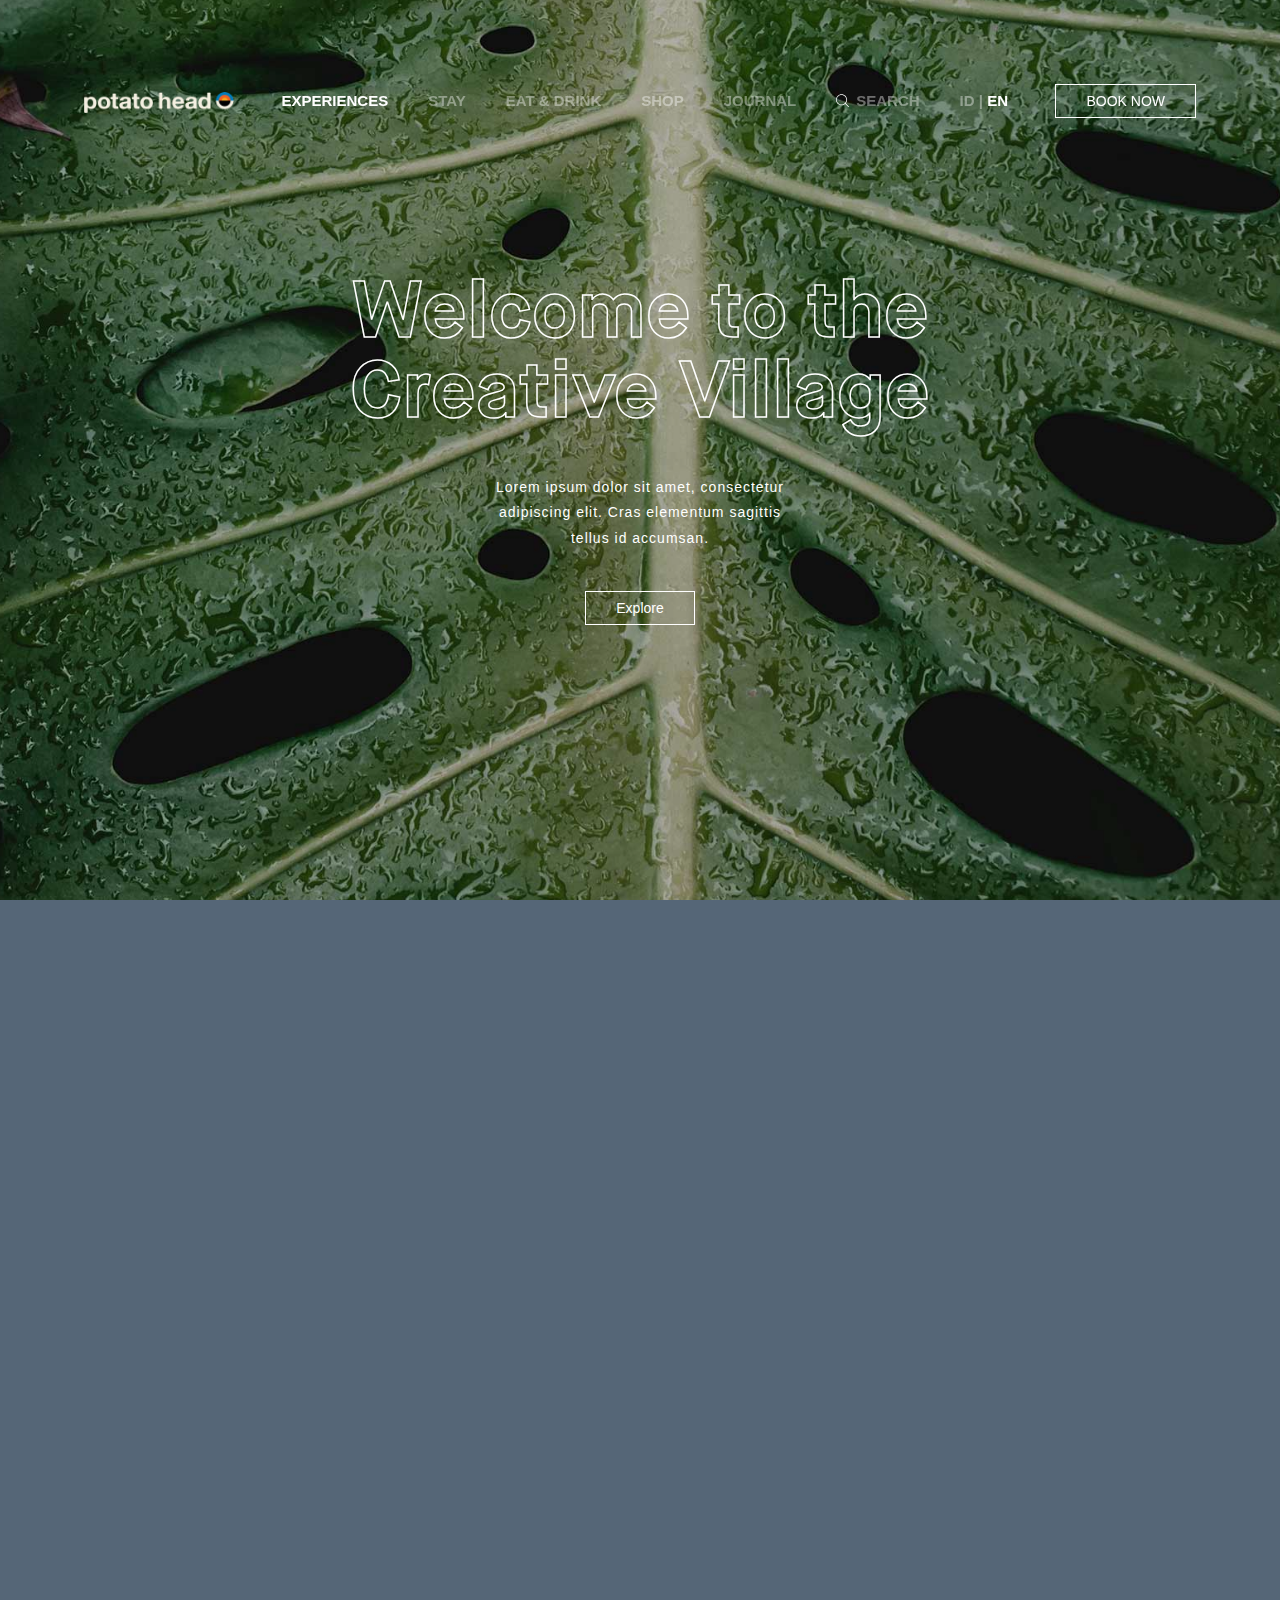
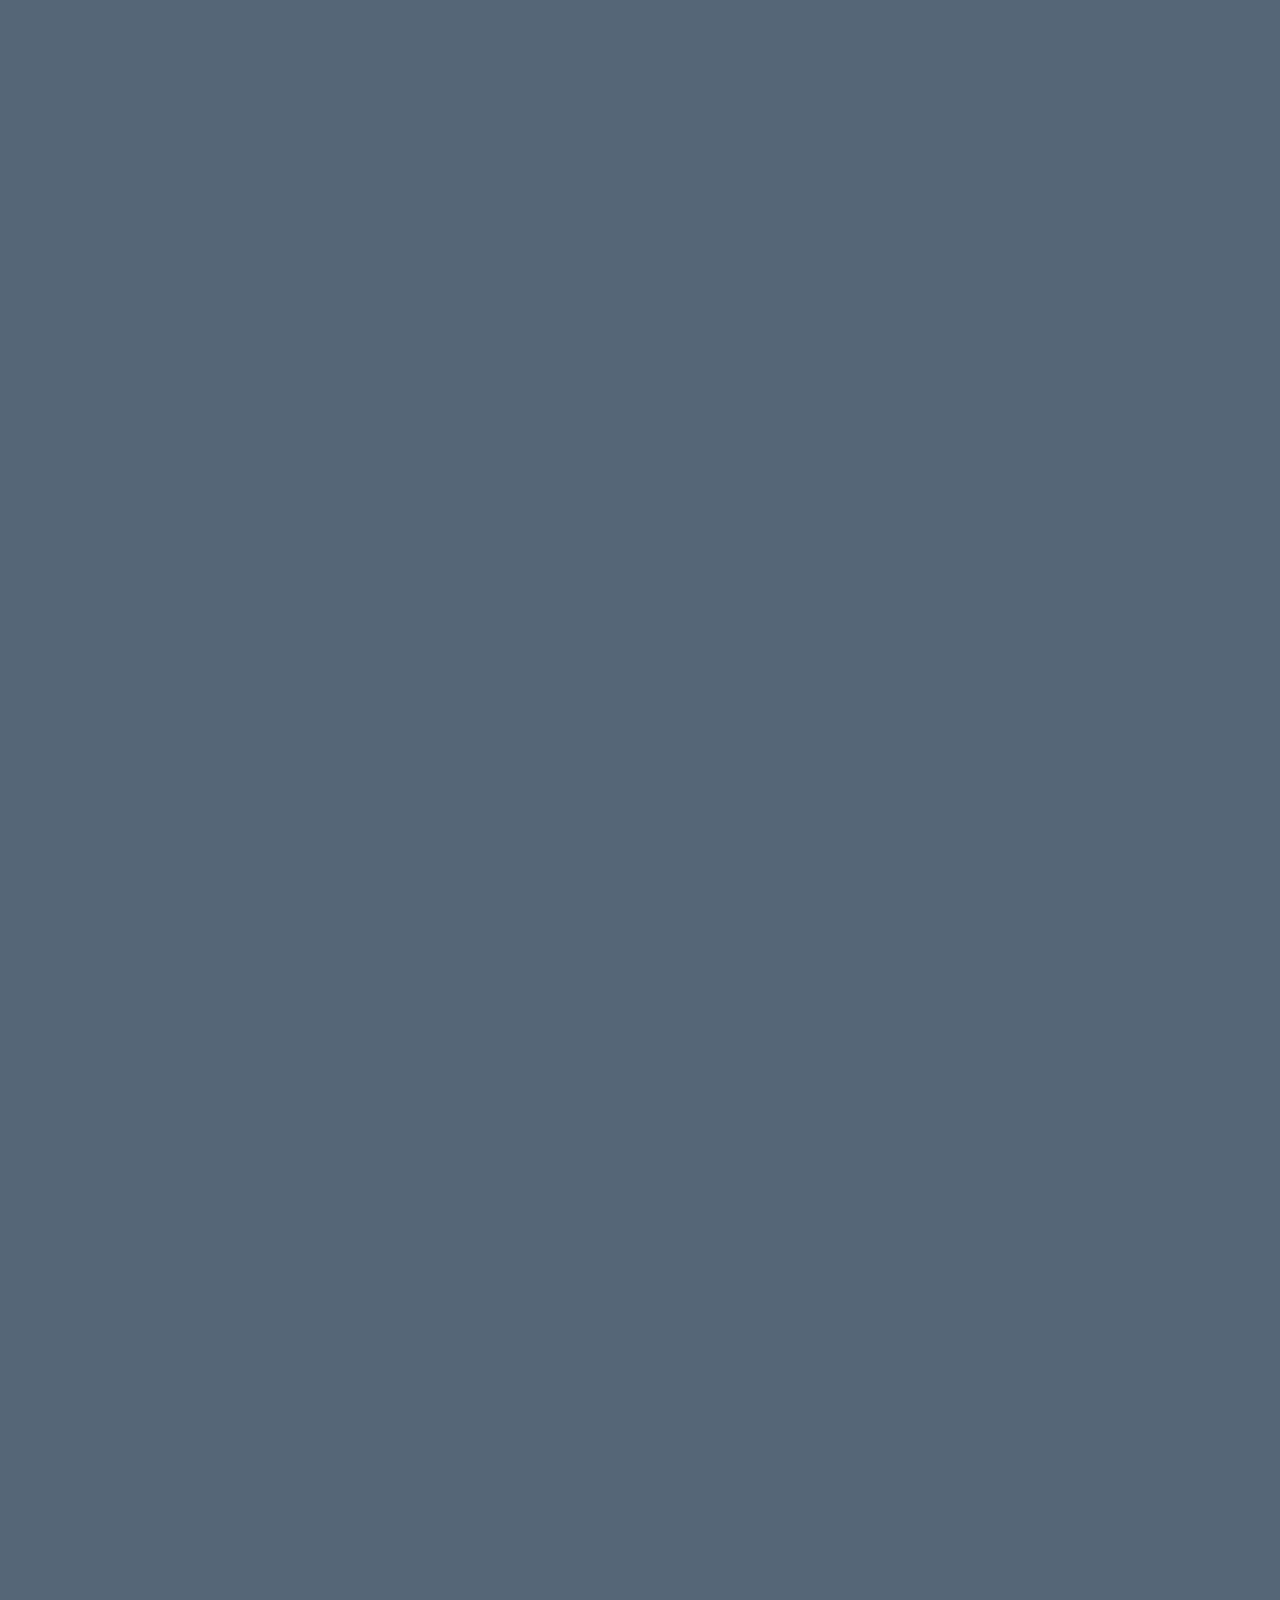
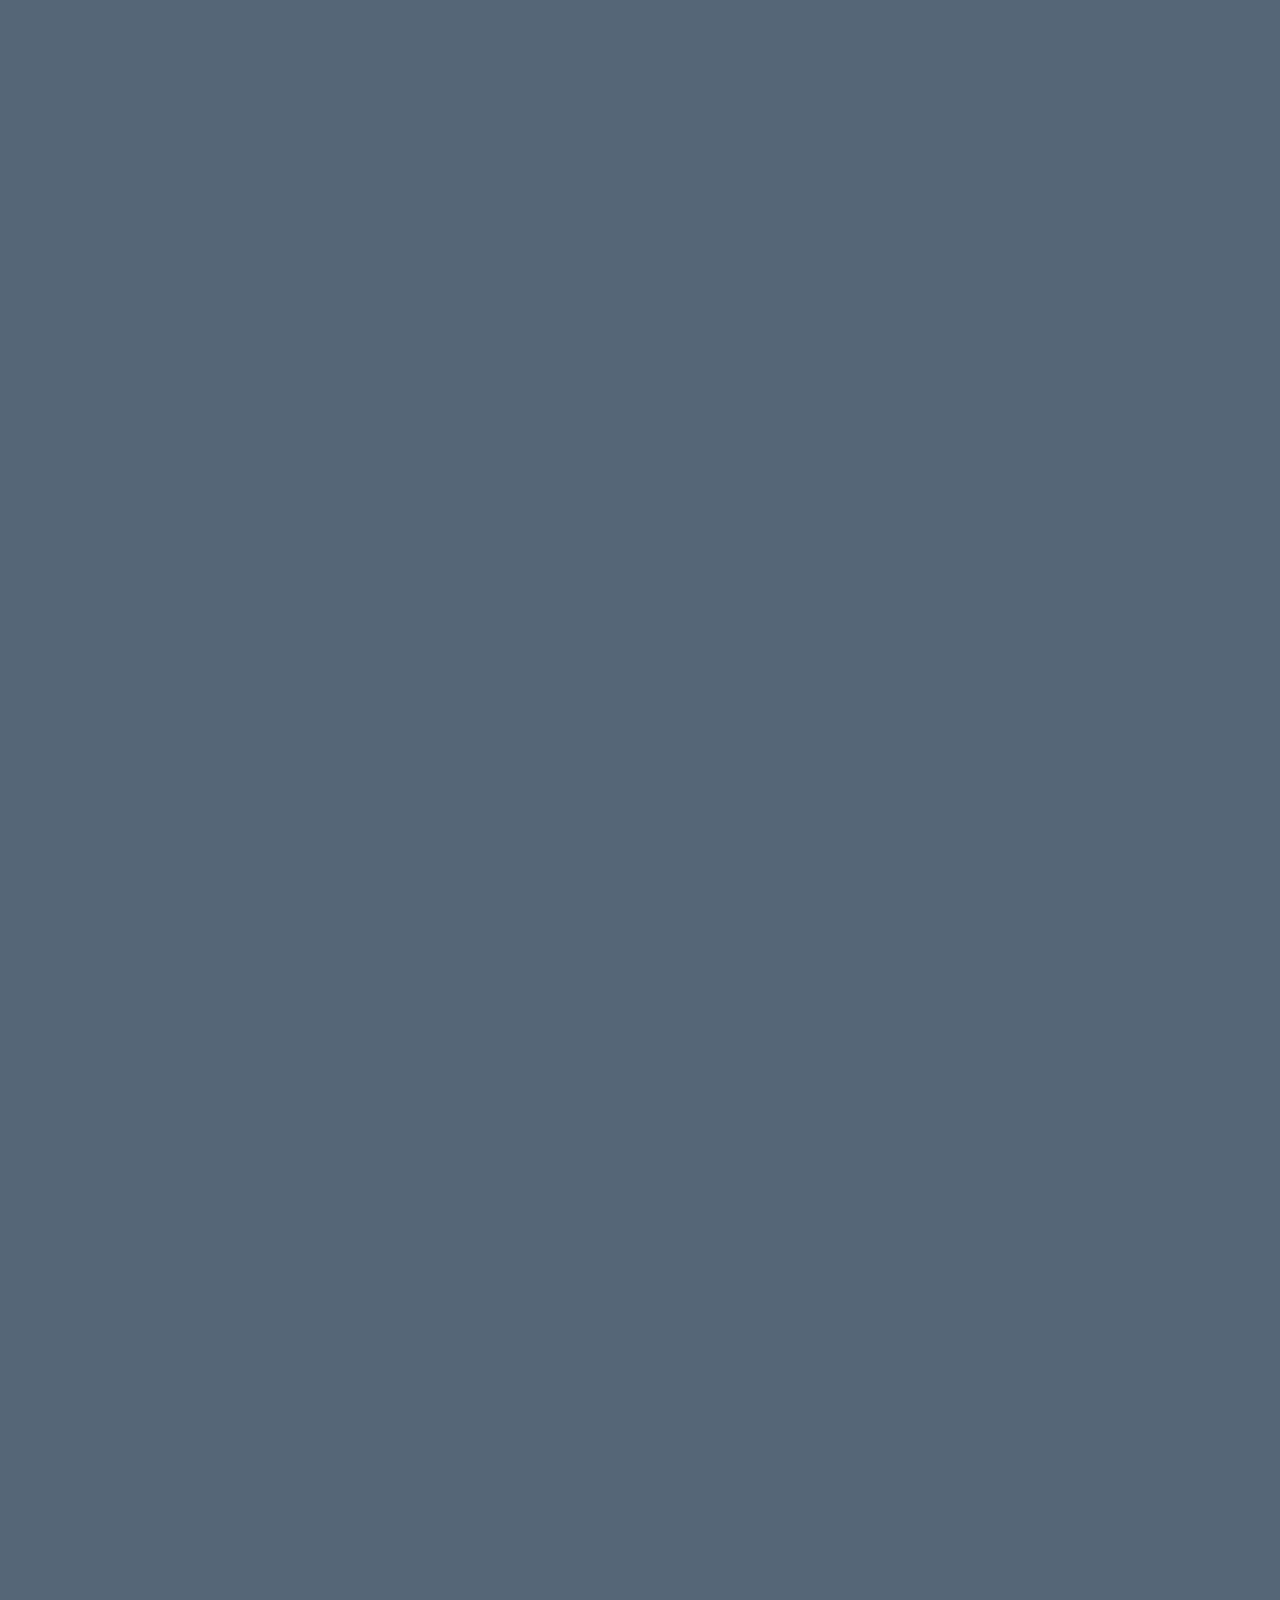
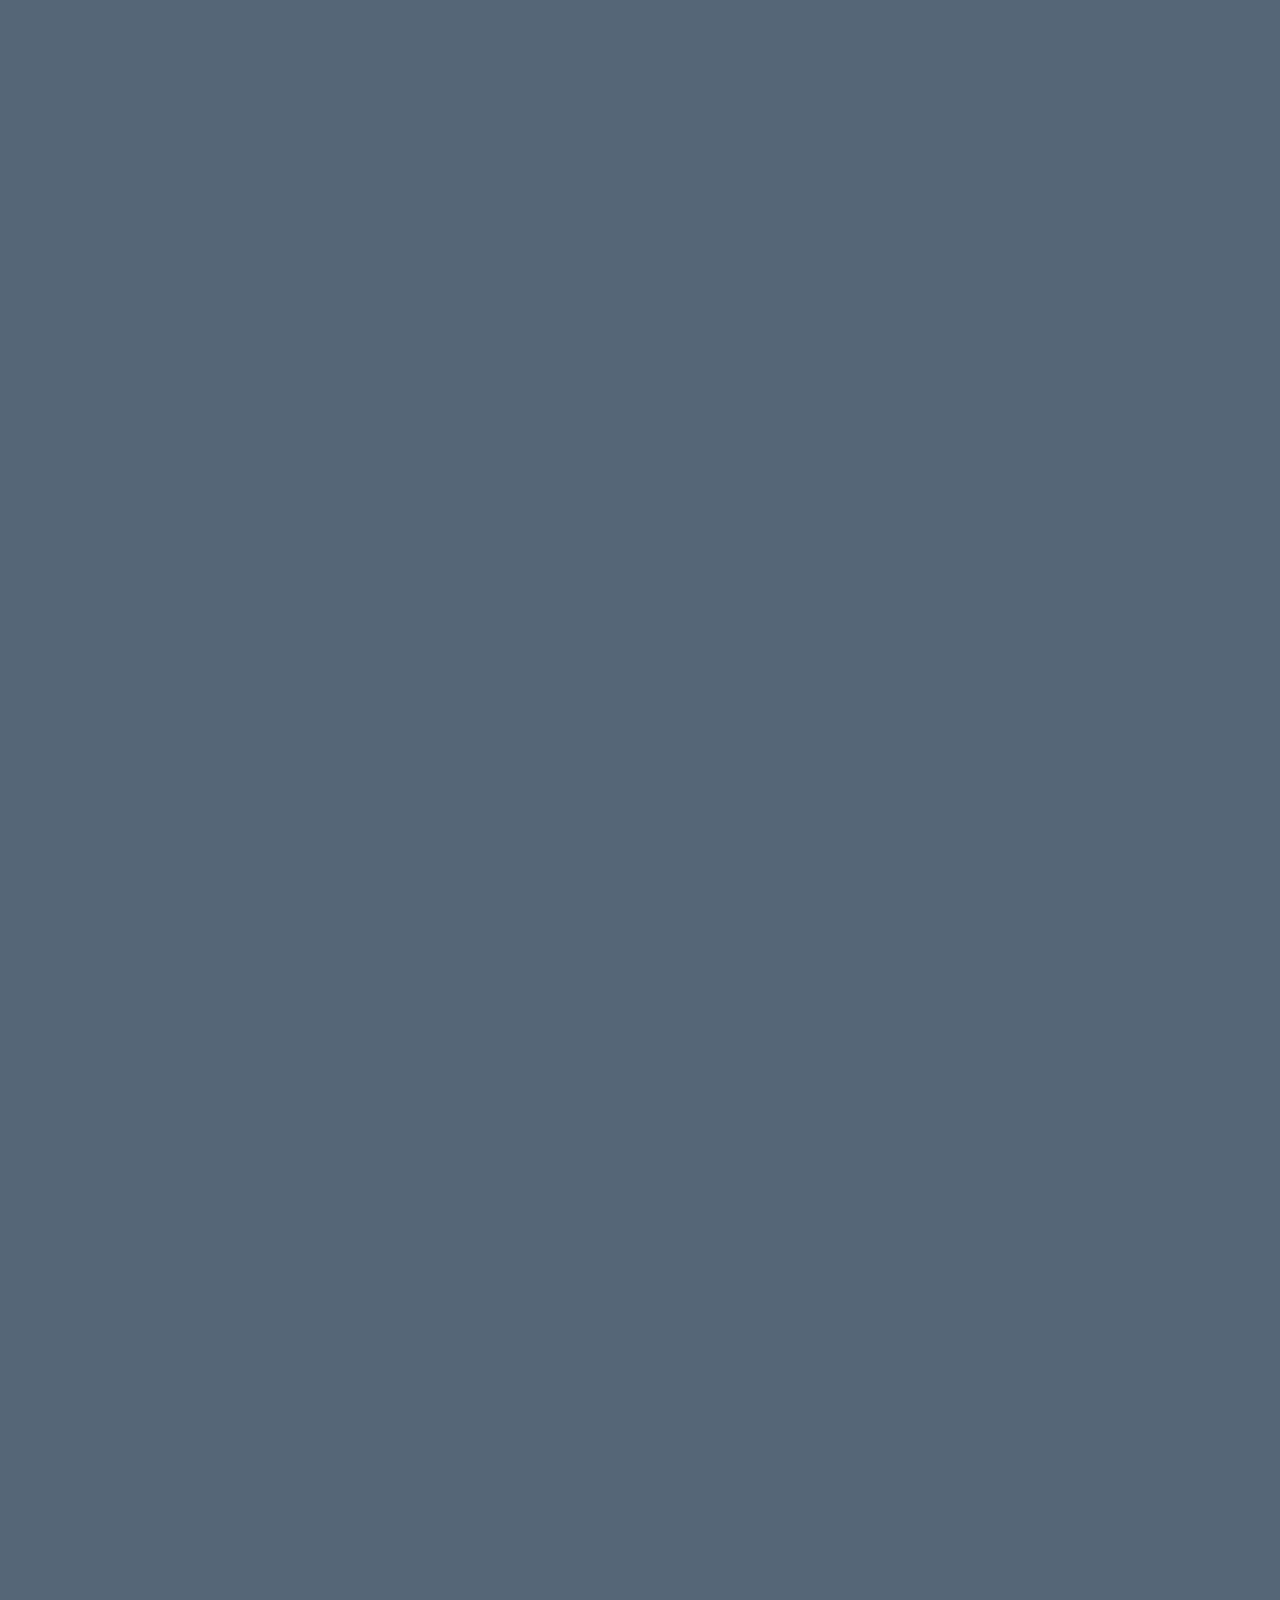
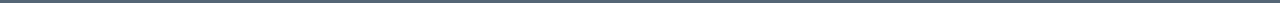
<file: index.html>
<!doctype html>
<html lang="en">
<head>
  <meta charset="UTF-8"/>
  <meta name="viewport" content="width=device-width, initial-scale=1, maximum-scale=1, user-scalable=no">
  <title>Potatohead</title>
  <meta name="description" content="">

  <link rel="apple-touch-icon" sizes="57x57" href="assets/img/icons/apple-icon-57x57.png">
  <link rel="apple-touch-icon" sizes="60x60" href="assets/img/icons/apple-icon-60x60.png">
  <link rel="apple-touch-icon" sizes="72x72" href="assets/img/icons/apple-icon-72x72.png">
  <link rel="apple-touch-icon" sizes="76x76" href="assets/img/icons/apple-icon-76x76.png">
  <link rel="apple-touch-icon" sizes="114x114" href="assets/img/icons/apple-icon-114x114.png">
  <link rel="apple-touch-icon" sizes="120x120" href="assets/img/icons/apple-icon-120x120.png">
  <link rel="apple-touch-icon" sizes="144x144" href="assets/img/icons/apple-icon-144x144.png">
  <link rel="apple-touch-icon" sizes="152x152" href="assets/img/icons/apple-icon-152x152.png">
  <link rel="apple-touch-icon" sizes="180x180" href="assets/img/icons/apple-icon-180x180.png">
  <link rel="icon" type="image/png" sizes="192x192"  href="assets/img/icons/android-icon-192x192.png">
  <link rel="icon" type="image/png" sizes="32x32" href="assets/img/icons/favicon-32x32.png">
  <link rel="icon" type="image/png" sizes="96x96" href="assets/img/icons/favicon-96x96.png">
  <link rel="icon" type="image/png" sizes="16x16" href="assets/img/icons/favicon-16x16.png">
  <link rel="manifest" href="assets/img/icons/manifest.json">
  <meta name="msapplication-TileColor" content="#ffffff">
  <meta name="msapplication-TileImage" content="assets/img/icons/ms-icon-144x144.png">
  <meta name="theme-color" content="#ffffff">
  <!--
  <link rel="canonical" href="http://clorova.com"/>
  <meta property="og:locale" content="en_US"/>
  <meta property="og:type" content="article"/>
  <meta property="og:title" content="Clorova | Bali & Jakarta Photography, Video, 360 Media Production"/>
  <meta property="og:description" content="Specialising in lifestyle, interiors, 360 and aerial photography and videography, Clorova work across a range of advertising, editorial, pr and corporate clients in Bali and Jakarta."/>
  <meta property="og:url" content="http://clorova.com"/>
  <meta property="og:site_name" content="Clorova | Bali & Jakarta Photography, Video, 360 Media Production"/>
  <meta property="article:publisher" content="https://www.facebook.com/clorova/"/>
  <meta property="og:image" content="http://clorova.comassets/img/general/clorova-banner.jpg"/>
  <meta name="twitter:card" content="summary_large_image"/>
  <meta name="twitter:description" content="Specialising in lifestyle, interiors, 360 and aerial photography and videography, Clorova work across a range of advertising, editorial, pr and corporate clients in Bali and Jakarta."/>
  <meta name="twitter:title" content="Clorova | Bali & Jakarta Photography, Video, 360 Media Production"/>
  <meta name="twitter:site" content="@Clorova"/>
  <meta name="twitter:image" content="http://clorova.comassets/img/general/clorova-banner.jpg"/>
  <meta name="twitter:creator" content="@Clorova"/>
	-->

  <link rel="stylesheet" type="text/css" href="assets/css/fullpage.css" />
  <link rel="stylesheet" type="text/css" href="assets/css/app.css"> 
  <link rel="stylesheet" type="text/css" href="assets/css/flickity.min.css">

  
  <script type="text/javascript" src="assets/js/vendors.js"></script>
  <script type="text/javascript" src="assets/js/fullpage.js"></script>
  <script type="text/javascript" src="assets/js/flickity.pkgd.min.js"></script>
  



</head>
<body class="">


	<div class="arrow-cursor" id="cursor">
		<svg class="arrow-cursor__icon" id="icon" viewBox="0 0 58.6 86.8">
			<path class="arrow-cursor__path" d="M33.2,43.2l-6.5,7L6.1,70.8l9.9,9.9l36.8-36.8c0.4-0.4,0.4-1,0-1.4L16,5.7l-9.9,9.9l20.6,20.6L33.2,43.2z" />
		</svg>
	</div>

   <!-- Nav Banner -->
  <div id="navbar" class="navbar "> 
    <nav>
      <a class="logopot" href="#home">
        <img src='assets/img/global/logo_white.png' class="imglogo light" />
        <img src='assets/img/global/logo_black.png' class="imglogo dark" />
      </a>
        <div id="nav-toggle">
          <div class="mob-nav" onclick="togglePopupNavbar(true)">
               <a href="#menu" class="hamburger light"></a>
               <a href="#menu" class="hamburger dark" id="hamburger-dark"></a>
          </div>

          <div class="search" onclick="togglePopupSearch(true)">
            <svg viewBox="0 0 12 18">
              <path d="M11.8962076,13.3880266 L8.97937458,10.4718404 C9.76180971,9.57250554 10.2355289,8.39911308 10.2355289,7.11662971 C10.2355289,4.29356984 7.93878909,2 5.11776447,2 C2.29407851,2 0,4.2962306 0,7.11662971 C0,9.93702882 2.29673985,12.2332594 5.11776447,12.2332594 C6.40053227,12.2332594 7.57418496,11.7596452 8.47371923,10.9773836 L11.3905522,13.8935698 C11.4597472,13.9627494 11.5528942,14 11.6433799,14 C11.7338656,14 11.8270126,13.9654102 11.8962076,13.8935698 C12.0345975,13.7552106 12.0345975,13.5263858 11.8962076,13.3880266 Z M0.71590153,7.11662971 C0.71590153,4.69002217 2.69061876,2.71840355 5.11510313,2.71840355 C7.54224884,2.71840355 9.51430472,4.69268293 9.51430472,7.11662971 C9.51430472,9.5405765 7.54224884,11.5175166 5.11510313,11.5175166 C2.69061876,11.5175166 0.71590153,9.54323725 0.71590153,7.11662971 Z"></path>
            </svg>
          </div>
      </div>
      <ul class="menu-pages" id="js-menu">
          <li><a href="#experience" class="active">EXPERIENCES</a></li>
          <li><a href="#stay">STAY</a></li>
          <li onclick="togglePopupEat(true)"><a >EAT & DRINK</a></li>
          <li><a href="#shop">SHOP</a></li>
          <li><a href="#journal">JOURNAL</a></li>
          <li class="search" onclick="togglePopupSearch(true)">
            <svg viewBox="0 0 12 18">
              <path d="M11.8962076,13.3880266 L8.97937458,10.4718404 C9.76180971,9.57250554 10.2355289,8.39911308 10.2355289,7.11662971 C10.2355289,4.29356984 7.93878909,2 5.11776447,2 C2.29407851,2 0,4.2962306 0,7.11662971 C0,9.93702882 2.29673985,12.2332594 5.11776447,12.2332594 C6.40053227,12.2332594 7.57418496,11.7596452 8.47371923,10.9773836 L11.3905522,13.8935698 C11.4597472,13.9627494 11.5528942,14 11.6433799,14 C11.7338656,14 11.8270126,13.9654102 11.8962076,13.8935698 C12.0345975,13.7552106 12.0345975,13.5263858 11.8962076,13.3880266 Z M0.71590153,7.11662971 C0.71590153,4.69002217 2.69061876,2.71840355 5.11510313,2.71840355 C7.54224884,2.71840355 9.51430472,4.69268293 9.51430472,7.11662971 C9.51430472,9.5405765 7.54224884,11.5175166 5.11510313,11.5175166 C2.69061876,11.5175166 0.71590153,9.54323725 0.71590153,7.11662971 Z"></path>
            </svg>


            <!--<img src='assets/img/home/search.svg' /> -->
            <a href="#">SEARCH </a>
          </li>
          <li><a href="#">ID</a> | <a href="#" class="active">EN</a></li>
      </ul>
       <div class="booknow" onclick="togglePopupBooknow(true)" ><a class="button">BOOK NOW</a></div> <!--  orginal origin page is not footer. please change -->
    </nav>

  <div class="popup-navbar">
      <div class="mob-header">
        <div class="close" onclick="togglePopupNavbar(false)" style="color:black"> 
          <span > <p style="font-size: 2.5em"> x </p> </span><span ><p style="margin:1.5em 1em; text-transform: uppercase; font-size: 1.1em">Close</p></span>
        </div>
      </div>

      <ul class="mob-menu" style="color: black">
          <li><a href="#experience">EXPERIENCES</a></li>
          <li><a href="#stay">STAY</a></li>
          <li><a href="#eat&drink" class="active">EAT & DRINK</a></li>
          <li><a href="#shop">SHOP</a></li>
          <li><a href="#journal">JOURNAL</a></li>
      </ul>
      
      <div class="mob-lang" style="color: black">
        <a href="#">ID</a><a> | </a> <a href="#" class="active">EN</a>
      </div>

    </div>

  </div>

	<div id="fullpage">

		<!-- Home -->

      <section id="home" class="section sect">
      	<div class="background" style="background-image:url('assets/img/home/slide1.jpg')"></div>
      	<div id="res-content" class="section_content">
      		<div class="wrap">
  		    	<h1>
  		    		<span class="q_split"><span class="q_split_wrap rev_item">Welcome to the</span></span>
  						<span class="q_split"><span class="q_split_wrap rev_item">Creative Village</span></span>
  		    	</h1>
  		    	<p class="rev_item">Lorem ipsum dolor sit amet, consectetur adipiscing elit. Cras elementum sagittis tellus id accumsan.</p>
  		    	<a href="#" class="button rev_item">Explore</a>
  		    </div>

          <div class="mobile-booknow">
                <a href="#" class="btn2" onclick="togglePopupBooknow(true)"> BOOK NOW </a>
            </div>
  	    </div>
      </section>


   <!--  Experience  -->
  <section id="experience" class="section white">

   <!--  What's ON -->
    <section class="slide white sect three-box">
        <div class="container">
           <div class="titlewrap">
            <header> What's On</header>
           </div>
           <div class="list-container">
            <!-- picture 1 -->
            <section class="event-info white ">
                 <div class="imgcontainer">
                   <img class="imagevent" src='assets/img/home/pict1.jpg' alt=''/>
                 </div>
                  <div class="description"> 
                          <div class="title">
                            <p>Workshop</p>
                          </div>
                          <div class="subtitle">
                              <h3>What Design can do? </h3>
                              <small>Re-imagining Plastic Waste</small>
                          </div>
                          <div class="detail"><span id="start"><span class="mydot"></span> SUSTAINISM LAB</span><span id="end">09 AUGUST</span> </div>
                  </div> 
            </section>
            <!-- picture 2 -->
             <section class="event-info white">
                 <div class="imgcontainer">
                   <img class="imagevent" src='assets/img/home/pict2.jpg' alt=''/>
                 </div>
                  <div class="description"> 
                          <div class="title">
                            <p>Workshop</p>
                          </div>
                          <div class="subtitle">
                              <h3>Furniture of the Future </h3>
                              <small>Sustainable Living</small>
                          </div>
                         <div class="detail"><span id="start"><span class="mydot"></span> BEACH HOUSE GALLERY</span><span id="end">12 AUGUST - 12 NOV</span> </div>
                  </div> 
              </section>

              <!-- picture 3 -->
               <section class="event-info white">
                 <div class="imgcontainer">
                   <img class="imagevent" src='assets/img/home/pict3.jpg' alt=''/>
                 </div>
                  <div class="description"> 
                          <div class="title">
                            <p>Exhibition</p>
                          </div>
                          <div class="subtitle">
                              <h3>Liina Klauss X Potato Head </h3>
                              <small>5000 Lost Soles</small>
                          </div>
                          <div class="detail"><span id="start"><span class="mydot"></span> BEACH CLUB</span><span id="end">09 AUGUST - 9 DEC</span> </div>
                  </div> 
              </section>

          </div>
          <div class="viewmore-container">
             <a href="#" class="button2">View All Events</a>
             <p>
               <span style="border-botton:1px solid black; min-width:100px;"></span>
               <span style="border-botton:1px solid black; min-width:100px;"></span>
               <span style="border-botton:1px solid black; min-width:100px;"></span>
             </p>
           </div>
        </div>
    </section>
     <!--   Facilities  -->
    <section class="slide sect">
      <section class="section overflow">
            <div class="background" style="background-image:url('assets/img/home/slide2-1.jpg')"></div>
            <div class="section_content">
              <div class="wrap">
                <h1>
                  <span class="q_split"><span class="q_split_wrap rev_item">Facilities</span></span>
                </h1>
                <p class="rev_item">Lorem ipsum dolor sit amet, consectetur adipiscing elit. Cras elementum sagittis tellus id accumsan.</p>
                <a href="#" class="button rev_item">Explore</a>
              </div>
            </div>   
        </section>
    </section>
    <!-- Destination -->
    <section class="slide white three-box">
        <div class="container">
           <div class="titlewrap">
            <header> Destination</header>
           </div>
           <div class="list-container ">
            <!-- picture 1 -->
            <section class="event-info white ">
                 <div class="imgcontainer">
                   <img class="imagevent" src='assets/img/home/slide4-5.jpg' alt=''/>
                 </div>
                  <div class="description"> 
                          <div class="title">
                            <p>Surf</p>
                          </div>
                          <div class="subtitle">
                              <h3>Berawa Beach</h3>
                              
                          </div>
                          
                  </div> 
            </section>
            <!-- picture 2 -->
             <section class="event-info white">
                 <div class="imgcontainer">
                   <img class="imagevent" src='assets/img/home/slide4-5.jpg' alt=''/>
                 </div>
                  <div class="description"> 
                          <div class="title">
                            <p>Tenganan Village</p>
                          </div>
                          <div class="subtitle">
                              <h3>Origin of Bali </h3>
                            
                          </div>
                          
                  </div> 
              </section>

              <!-- picture 3 -->
               <section class="event-info white">
                 <div class="imgcontainer">
                   <img class="imagevent" src='assets/img/home/slide4-5.jpg' alt=''/>
                 </div>
                  <div class="description"> 
                          <div class="title">
                            <p>Waterfall</p>
                          </div>
                          <div class="subtitle">
                              <h3>Singaraja </h3>
        
                          </div>
                          
                  </div> 
              </section>

          </div>
          <div class="viewmore-container">
             <a href="#" class="button2">View All Destinations</a>
             <p>
               <span style="border-botton:1px solid black; min-width:100px;"></span>
               <span style="border-botton:1px solid black; min-width:100px;"></span>
               <span style="border-botton:1px solid black; min-width:100px;"></span>
             </p>
           </div>
        </div>
    </section>
  </section>

    <!-- Stay -->

    <section id="stay"  class="section ">
      <section class="slide sect">
      	<div class="background" style="background-image:url('assets/img/home/slide3.jpg')"></div>
      	<div class="section_content">
      		<div class="wrap">
		      	<h1>
		      		<span class="q_split"><span class="q_split_wrap rev_item">Katamama</span></span>
		      		<!-- <span class="q_split"><span class="q_split_wrap rev_item">Center of Wellness</span></span> -->
		      	</h1>
		      	<h3 class="rev_item subHeading">A Boutique Hotel Made by Artisan</h3>
                <a href="#" class="button rev_item">Explore</a>
                 <div  id="booknow" class="mobile-booknow">
                  <a href="#" class="btn2"> BOOK NOW </a>
                </div>
		      </div>
	      </div>
      </section>
      <section class="slide sect">
      	<div class="background" style="background-image:url('assets/img/home/slide3-1.jpg')"></div>
      	<div  class="section_content">
      		<div class="wrap" >
		      	<h1>
		      		<span class="q_split"><span class="q_split_wrap rev_item">Beach House</span></span>
		      	</h1>
		      	<h3 class="rev_item subHeading">Center of Creativity</h3>
		      	<a href="#" class="button rev_item">Explore</a>
		      </div>
          <div class="mobile-booknow">
                    <a href="#" class="btn2"> BOOK NOW </a>
          </div>
	      </div>
      </section>
    </section>

    <!-- Eat & Drink New Page -->
  <section id="eat&drink" class="section white sect three-box"> 

    <div class="container">
           <div class="titlewrap">
            <header> Eat & Drink </header>
           </div>
           <div class="list-container ">
            <!-- picture 1 -->
            <section class="event-info white ">
                 <div class="imgcontainer">
                   <img class="imagevent" src='assets/img/home/slide4-5.jpg' alt=''/>
                 </div>
                  <div class="description"> 
                          <div class="title">
                            <p>Centre of Good Times</p>
                          </div>
                          <div class="subtitle">
                              <h3>Lounge and Bar </h3>
                              <small>Eat, Drink and Dance</small>
                          </div>
                         <div class="detail"><span id="start"><span class="mydot"></span> MAKE RESERVATION</span> </div>
                  </div> 
            </section>
            <!-- picture 2 -->
             <section class="event-info white">
                 <div class="imgcontainer">
                   <img class="imagevent" src='assets/img/home/slide4-5.jpg' alt=''/>
                 </div>
                  <div class="description"> 
                          <div class="title">
                            <p>Centre of Good Times</p>
                          </div>
                          <div class="subtitle">
                              <h3>Kaum </h3>
                              <small>Authentic Indonesian Cuisine</small>
                          </div>
                          <div class="detail"><span id="start"><span class="mydot"></span> MAKE RESERVATION</span> </div>
                  </div> 
              </section>

              <!-- picture 3 -->
               <section class="event-info white">
                 <div class="imgcontainer">
                   <img class="imagevent" src='assets/img/home/slide4-5.jpg' alt=''/>
                 </div>
                  <div class="description"> 
                          <div class="title">
                            <p>Centre of Good Times</p>
                          </div>
                          <div class="subtitle">
                              <h3>Ijen</h3>
                              <small>Line Caught. Open Fire. Zero Waste</small>
                          </div>
                         <div class="detail"><span id="start"><span class="mydot"></span> MAKE RESERVATION</span> </div>
                  </div> 
              </section>

          </div>
          <div class="viewmore-container">
             <a href="#" class="button2">View All Eat and Drink</a>
             <p>
               <span style="border-botton:1px solid black; min-width:100px;"></span>
               <span style="border-botton:1px solid black; min-width:100px;"></span>
               <span style="border-botton:1px solid black; min-width:100px;"></span>
             </p>
           </div>
        </div>

  </section>

    <!-- Shop -->

    <section id="shop"  class="section overflow">
    	<div class="background" style="background-image:url('assets/img/home/slide5.jpg')"></div>
    	<div class="section_content">
    		<div class="wrap">
		    	<h1>
	      		<span class="q_split"><span class="q_split_wrap rev_item">Shop</span></span>
	      	</h1>
		    	<p class="rev_item">Lorem ipsum dolor sit amet, consectetur adipiscing elit. Cras elementum sagittis tellus id accumsan.</p>

		    </div>
	    </div>
    </section>


    <!-- Journal -->

    <section id="journal" class="section sect white">
      <div class="section_content">
        <div class="wrap-2" >
            <div class="box1">
              <h1 class="black">
                <span class="q_split"><span class="q_split_wrap rev_item">Journal</span></span>
              </h1>
              <p class="rev_item black-des">Lorem ipsum dolor sit amet, consectetur adipiscing elit. Cras elementum sagittis tellus id accumsan.</p>
              <a href="#" class="rev_item button3">Explore</a>
            </div>

       
              <div class="box2" style="background-image: url('assets/img/home/7.jpg')">
                <div class="box2-des">
                  <p class="box-des">Art Culture</p>
                  <p class="box-des" ><b>The Dying Art of Craftmanship</b><br>Reviewing Indonesian Craft for the future</p>
                  <p class="box-des"><icon class="timer-icon"><img src='assets/img/home/Time.svg'/></icon> 14 min read</p>
                  <p class="box-des"><b>12 Aug 2018</b><br>Posted by Potato Head</p>
                  <a href="#" class="button rev_item" id="button-journal">Read More</a>
              </div>
              </div>

              <div class="box3">
                  <img  class="imgjournal" src='assets/img/home/8.jpg'>
                  <img  class="imgjournal" src='assets/img/home/9.jpg'>
                  <img  class="imgjournal" src='assets/img/home/10.jpg'>
                  <img  class="imgjournal" src='assets/img/home/11.jpg'>
              </div>
              <div class="box4" style="background-image: url('assets/img/home/12.jpg')"> </div>
        </div>


      </div>
    </section>

    <!-- Footer -->

  <section id="footer" class="section sect white">
    <div class="footer-wrap" >
        <div class="pictureRow" > <!-- semua gambar dibawah dari instagram bukan static. -->
                        <img  class="imgfooter" src='assets/img/home/19.jpg' alt="" />
                        <img  class="imgfooter" src='assets/img/home/18.jpg' alt="" />
                        <img  class="imgfooter" src='assets/img/home/17.jpg' alt="" />        
                        <img  class="imgfooter" src='assets/img/home/16.jpg' alt="" />                
                        <img  class="imgfooter" src='assets/img/home/15.jpg' alt="" />
                        <img  class="imgfooter" src='assets/img/home/14.jpg' alt="" />
                        <img  class="imgfooter" src='assets/img/home/13.jpg' alt="" />
      </div>

      <div class="contact-info">
        <h2 >Desa Potato Head</h2>
        <p> Jl.Petitenget No.51 Seminyak, Bali 80361 <br> bali@pttfamily.com <br> +62 (361) 473 7979 </p>
        <div class="social-icons">
            <img src= 'assets/img/global/Facebook.svg' alt="fb"/>
            <img src= 'assets/img/global/Instagram.svg' alt="insta"/>
            <img src= 'assets/img/global/Youtube.svg' alt="youtube"/>
        </div>
        <hr/>
         <div class="pages-link wraplink"> 
           <a href="#">About Potato Head</a>
           <a href="#">Potato Head Hong Kong</a>
           <a href="#">Privacy Policy</a>
           <a href="#">Contact Us</a>
        </div>
        </div>

      <div class="subscribe">
            <h3>
                <span class="q_split"><span class="q_split_wrap rev_item">Be the first to know</span></span>
            </h3>
            <p class="rev_item">Drop us your details to get regular updates on upcoming events, happenings, collaborations and limited offers at Potato Head.</p>
            <form class="input">
                <input type="email" placeholder="Email Address" class="form-control">
                 <span class="input-group-button">
                <button class='btn' type="submit">SUBSCRIBE</button>
                </span>
           </form>
        <div class="mobile-link wraplink" style="text-align: center; line-height: 2.6; margin-bottom: 10px"> 
           <a href="#">About Potato Head</a>
           <a href="#">Potato Head Hong Kong</a>
           <a href="#">Privacy Policy</a>
           <a href="#">Contact Us</a>
        </div>
        <hr/>
        <div class="copyrights" style="display: flex; margin-top: 3%">
         <a style="font-size: 11px; color: black; ">&copy; 2019 Natya. All Rights reserved. Website by Fléava.</a></div>
       </div>
      <div class="mobile-booknow">
              <a href="#" class="btn2" style='border-top: 1px solid'> BOOK NOW </a>
          </div>
      </div>
    </div>

  </section>

    <!-- Popup Search Page -->

  <div class="popup-container">
    <div class="popup-wrapper">
           <div class="close" onclick="togglePopupSearch(false)"> <span > <p style="font-size: 2em"> x </p> </span> <span style="margin:1.2em 1em"><p style="text-transform: uppercase; font-size: 0.625em">Close</p></span>
          </div>
      <div class="search-description"> 
            <input type="text" placeholder="Search for Products, Brands or News" class="search-barpop"> 
            <i class="icon-search"> <img src="assets/img/home/Search.svg"> </i>
           </div>

           <hr class="search-page" />
      </div>
     <div class="search-preview">
       <div class="category-search">
          <div class="title-prev"> <p>EXPERIENCES</p></div> 
          <div class="thumbnail">
            <img src="assets/img/room/gardensuit.jpg">
            <div class="thumbnail-des">
                <p>Designer</p>
                <p>Lorem ipsum dolor sit</p>
            </div>
          </div> 
          <div class="thumbnail">
            <img src="assets/img/room/gardensuit.jpg">
            <div class="thumbnail-des">
                <p>Designer</p>
                <p>Lorem ipsum dolor sit</p>
            </div>
          </div>
       </div>
       <div class="category-search">
         <div class="title-prev"> <p>EAT & DRINKS</p></div>
               <div class="thumbnail">
                <img src="assets/img/room/gardensuit.jpg">
                <div class="thumbnail-des">
                    <p>Designer</p>
                    <p>Lorem ipsum dolor sit</p>
                </div>
              </div> 
              <div class="thumbnail">
                <img src="assets/img/room/gardensuit.jpg">
                <div class="thumbnail-des">
                    <p>Designer</p>
                    <p>Lorem ipsum dolor sit</p>
                </div>
              </div> 
            <div class="thumbnail">
                <img src="assets/img/room/gardensuit.jpg">
                <div class="thumbnail-des">
                    <p>Designer</p>
                    <p>Lorem ipsum dolor sit</p>
                </div>
            </div> 
            <div class="thumbnail">
               <img src="assets/img/room/gardensuit.jpg">
                <div class="thumbnail-des">
                    <p>Designer</p>
                    <p>Lorem ipsum dolor sit</p>
                </div>
            </div> 
       </div>
       <div class="category-search">
          <div class="title-prev"> <p>JOURNALS</p></div>
                           <div class="thumbnail">
               <img src="assets/img/room/gardensuit.jpg">
                <div class="thumbnail-des">
                    <p>Designer</p>
                    <p>Lorem ipsum dolor sit</p>
                </div>
              </div> 
              <div class="thumbnail">
                <img src="assets/img/room/gardensuit.jpg">
                <div class="thumbnail-des">
                    <p>Designer</p>
                    <p>Lorem ipsum dolor sit</p>
                </div>
              </div> 
            <div class="thumbnail">
                <img src="assets/img/room/gardensuit.jpg">
                <div class="thumbnail-des">
                    <p>Designer</p>
                    <p>Lorem ipsum dolor sit</p>
                </div>
            </div> 
            <div class="thumbnail">
                <img src="assets/img/room/gardensuit.jpg">
                <div class="thumbnail-des">
                    <p>Designer</p>
                    <p>Lorem ipsum dolor sit</p>
                </div>
            </div>   
        </div>
     </div>
   </div>

  <!-- Popup BookNow Page  -->
  <div class="popup-booknow">
    <div class="popup-wrapper">
      <div class="booknow-container">
        <div class="booknow-title" style="color:black">
          <h1 class="active"> Stay</h1>
          <h1> Eat & Drinks</h1>
          <h1> Meetings </h1>
        </div>
         <div class="title-mobile" > <h1>Stay</h1> <span style="margin-left: 35px"><h3> &or; </h3></span></div>
        <div class="booking-form">
          <div class="form-cont">
            <form action="" id="form2" class="form">
                <div class="form-content">
                    <div class="form-row" id="first-row">
                        <label for="first-name" class="form-label">Where you stay?</label>
                        <input type="text"  id="first-name" class="form-textbox " style= "width: 22.5em;"required placeholder="Select Accomodation">
                    </div>
                    <div class="splitform">
                        <div class="form-row">
                            <label for="first-name" class="form-label">Check In</label>
                            <input type="text"  id="first-name" class="form-textbox " required placeholder="Start Date">
                        </div>
                        <div id="secondrow" class="form-row">
                            <label for="last-name" class="form-label">Check Out</label>
                            <input type="text"  id="last-name" class="form-textbox " required placeholder=" Start Date">
                        </div>
                    </div>
                    <div class="splitform">
                        <div class="form-row">
                            <label for="first-name" class="form-label">Adults</label>
                            <input type="text"  id="first-name" class="form-textbox " required placeholder="2">

                        </div>
                        <div id="secondrow" class="form-row">
                            <label for="last-name" class="form-label">Children</label>
                            <input type="text"  id="last-name" class="form-textbox " required placeholder="0">
                        </div>
                    </div>
                    <div class="form-row">
                    </div>
                    <div class="viewmore-container">
                        <button id= "buttonform" class="button2">Submit</button>
                    </div>
                </div>
            </form>
        </div>
        </div>
      </div>

    </div>
  </div>

  <!-- Popup Eat Menu Detail Page  -->

  <div class="popup-eat">
    <div class="menupop-wrapper">
        <div class="menudetail-container"> 
         <!-- menu info #1 -->
            <div class="menu-info">
                    <div class="detail-img">
                      <img  src="assets/img/room/gardensuit.jpg" />
                    </div>

                    <div class="description"> 
                          <div class="subtitle">
                              <h3>Lounge and Bar </h3>
                              <small>Eat, Drink and Dance</small>
                          </div>
                          <button id="btn-menu" class="btn-discover">Discover More</button>
                  </div> 
            </div>
         <!-- menu info #3 -->
            <div class="menu-info">
                                  <div class="detail-img">
                      <img  src="assets/img/room/gardensuit.jpg" />
                    </div>

                    <div class="description"> 
                          <div class="subtitle">
                              <h3>Lounge and Bar </h3>
                              <small>Eat, Drink and Dance</small>
                          </div>
                          <button id="btn-menu" class="btn-discover">Discover More</button>
                  </div> 
            </div>

         <!-- menu info #3 -->
            <div class="menu-info">
                                 <div class="detail-img">
                      <img  src="assets/img/room/gardensuit.jpg" />
                    </div>

                    <div class="description"> 
                          <div class="subtitle">
                              <h3>Lounge and Bar </h3>
                              <small>Eat, Drink and Dance</small>
                          </div>
                          <button id="btn-menu" class="btn-discover">Discover More</button>
                  </div> 
            </div>


        </div>
    </div> 
  </div>


	<script type="text/javascript" src="assets/js/app.js"></script>
  <script type="text/javascript" src="assets/js/navtoggle.js"></script>

</body>

</html>
</file>
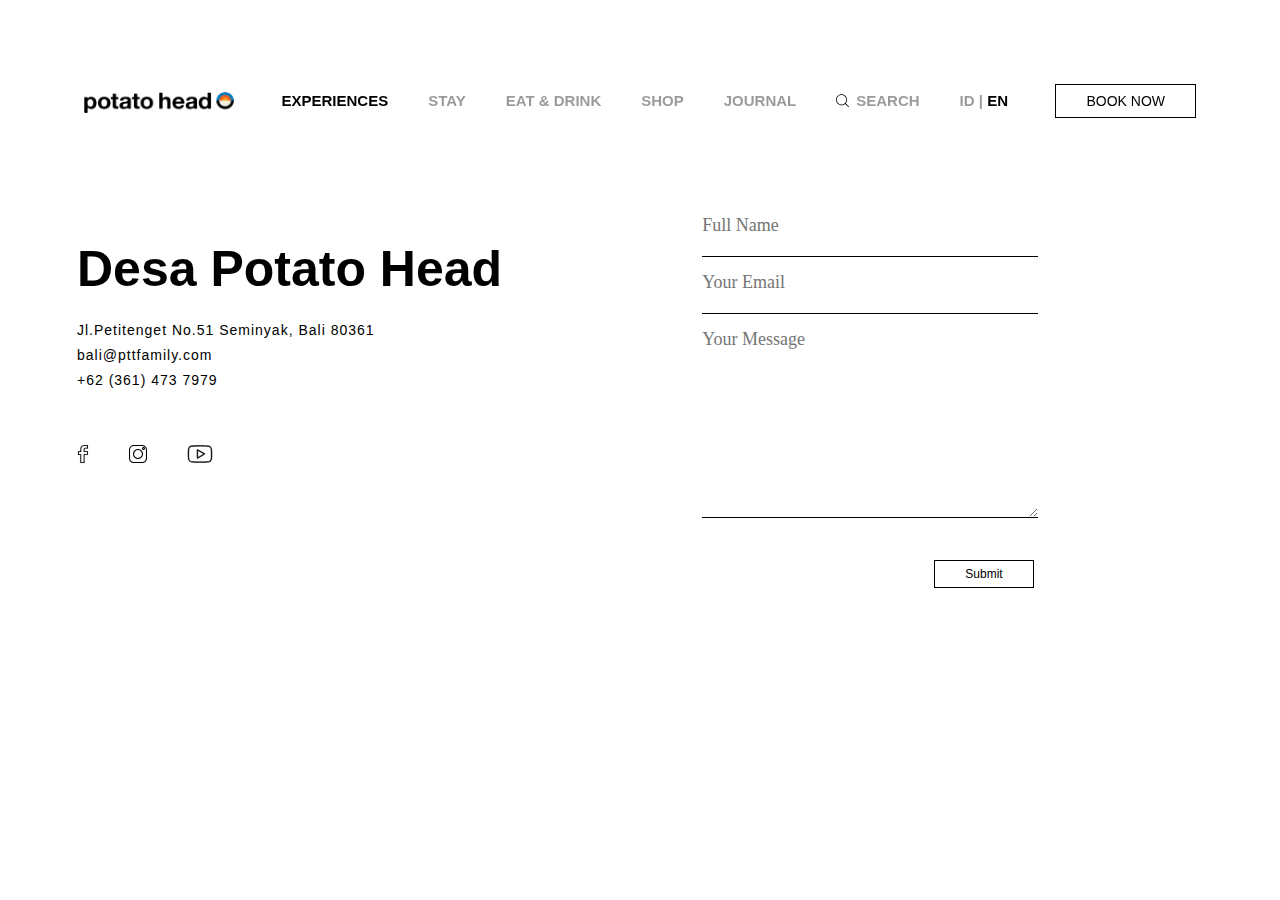
<file: contactUs.html>
<!doctype html>
<html lang="en">
<head>
  <meta charset="UTF-8"/>
  <meta name="viewport" content="width=device-width, initial-scale=1, maximum-scale=1, user-scalable=no">
  <title>Potatohead</title>
  <meta name="description" content="">

  <link rel="apple-touch-icon" sizes="57x57" href="assets/img/icons/apple-icon-57x57.png">
  <link rel="apple-touch-icon" sizes="60x60" href="assets/img/icons/apple-icon-60x60.png">
  <link rel="apple-touch-icon" sizes="72x72" href="assets/img/icons/apple-icon-72x72.png">
  <link rel="apple-touch-icon" sizes="76x76" href="assets/img/icons/apple-icon-76x76.png">
  <link rel="apple-touch-icon" sizes="114x114" href="assets/img/icons/apple-icon-114x114.png">
  <link rel="apple-touch-icon" sizes="120x120" href="assets/img/icons/apple-icon-120x120.png">
  <link rel="apple-touch-icon" sizes="144x144" href="assets/img/icons/apple-icon-144x144.png">
  <link rel="apple-touch-icon" sizes="152x152" href="assets/img/icons/apple-icon-152x152.png">
  <link rel="apple-touch-icon" sizes="180x180" href="assets/img/icons/apple-icon-180x180.png">
  <link rel="icon" type="image/png" sizes="192x192"  href="assets/img/icons/android-icon-192x192.png">
  <link rel="icon" type="image/png" sizes="32x32" href="assets/img/icons/favicon-32x32.png">
  <link rel="icon" type="image/png" sizes="96x96" href="assets/img/icons/favicon-96x96.png">
  <link rel="icon" type="image/png" sizes="16x16" href="assets/img/icons/favicon-16x16.png">
  <link rel="manifest" href="assets/img/icons/manifest.json">
  <meta name="msapplication-TileColor" content="#ffffff">
  <meta name="msapplication-TileImage" content="assets/img/icons/ms-icon-144x144.png">
  <meta name="theme-color" content="#ffffff">
  <!--
  <link rel="canonical" href="http://clorova.com"/>
  <meta property="og:locale" content="en_US"/>
  <meta property="og:type" content="article"/>
  <meta property="og:title" content="Clorova | Bali & Jakarta Photography, Video, 360 Media Production"/>
  <meta property="og:description" content="Specialising in lifestyle, interiors, 360 and aerial photography and videography, Clorova work across a range of advertising, editorial, pr and corporate clients in Bali and Jakarta."/>
  <meta property="og:url" content="http://clorova.com"/>
  <meta property="og:site_name" content="Clorova | Bali & Jakarta Photography, Video, 360 Media Production"/>
  <meta property="article:publisher" content="https://www.facebook.com/clorova/"/>
  <meta property="og:image" content="http://clorova.comassets/img/general/clorova-banner.jpg"/>
  <meta name="twitter:card" content="summary_large_image"/>
  <meta name="twitter:description" content="Specialising in lifestyle, interiors, 360 and aerial photography and videography, Clorova work across a range of advertising, editorial, pr and corporate clients in Bali and Jakarta."/>
  <meta name="twitter:title" content="Clorova | Bali & Jakarta Photography, Video, 360 Media Production"/>
  <meta name="twitter:site" content="@Clorova"/>
  <meta name="twitter:image" content="http://clorova.comassets/img/general/clorova-banner.jpg"/>
  <meta name="twitter:creator" content="@Clorova"/>
  -->

  <link rel="stylesheet" type="text/css" href="assets/css/fullpage.css" />
  <link rel="stylesheet" type="text/css" href="assets/css/app.css">
  
  <script type="text/javascript" src="assets/js/vendors.js"></script>
  <script type="text/javascript" src="assets/js/fullpage.js"></script>

  



</head>
<body class="">


  <div class="arrow-cursor" id="cursor">
    <svg class="arrow-cursor__icon" id="icon" viewBox="0 0 58.6 86.8">
      <path class="arrow-cursor__path" d="M33.2,43.2l-6.5,7L6.1,70.8l9.9,9.9l36.8-36.8c0.4-0.4,0.4-1,0-1.4L16,5.7l-9.9,9.9l20.6,20.6L33.2,43.2z" />
    </svg>
  </div>

   <!-- Nav Banner -->
  <div id="navbar" class="navbar white "> 
    <nav>
      <a class="logopot" href="#home">
        <img src='assets/img/global/logo_white.png' class="imglogo light" />
        <img src='assets/img/global/logo_black.png' class="imglogo dark" />
      </a>
        <div id="nav-toggle">
          <div class="mob-nav" onclick="togglePopupNavbar(true)">
               <a href="#menu" class="hamburger light"></a>
               <a href="#menu" class="hamburger dark" id="hamburger-dark"></a>
          </div>

          <div class="search" onclick="togglePopupSearch(true)">
            <svg viewBox="0 0 12 18">
              <path d="M11.8962076,13.3880266 L8.97937458,10.4718404 C9.76180971,9.57250554 10.2355289,8.39911308 10.2355289,7.11662971 C10.2355289,4.29356984 7.93878909,2 5.11776447,2 C2.29407851,2 0,4.2962306 0,7.11662971 C0,9.93702882 2.29673985,12.2332594 5.11776447,12.2332594 C6.40053227,12.2332594 7.57418496,11.7596452 8.47371923,10.9773836 L11.3905522,13.8935698 C11.4597472,13.9627494 11.5528942,14 11.6433799,14 C11.7338656,14 11.8270126,13.9654102 11.8962076,13.8935698 C12.0345975,13.7552106 12.0345975,13.5263858 11.8962076,13.3880266 Z M0.71590153,7.11662971 C0.71590153,4.69002217 2.69061876,2.71840355 5.11510313,2.71840355 C7.54224884,2.71840355 9.51430472,4.69268293 9.51430472,7.11662971 C9.51430472,9.5405765 7.54224884,11.5175166 5.11510313,11.5175166 C2.69061876,11.5175166 0.71590153,9.54323725 0.71590153,7.11662971 Z"></path>
            </svg>
          </div>
      </div>
      <ul class="menu-pages" id="js-menu">
          <li><a href="#experience" class="active">EXPERIENCES</a></li>
          <li><a href="#stay">STAY</a></li>
          <li onclick="togglePopupEat(true)"><a >EAT & DRINK</a></li>
          <li><a href="#shop">SHOP</a></li>
          <li><a href="#journal">JOURNAL</a></li>
          <li class="search" onclick="togglePopupSearch(true)">
            <svg viewBox="0 0 12 18">
              <path d="M11.8962076,13.3880266 L8.97937458,10.4718404 C9.76180971,9.57250554 10.2355289,8.39911308 10.2355289,7.11662971 C10.2355289,4.29356984 7.93878909,2 5.11776447,2 C2.29407851,2 0,4.2962306 0,7.11662971 C0,9.93702882 2.29673985,12.2332594 5.11776447,12.2332594 C6.40053227,12.2332594 7.57418496,11.7596452 8.47371923,10.9773836 L11.3905522,13.8935698 C11.4597472,13.9627494 11.5528942,14 11.6433799,14 C11.7338656,14 11.8270126,13.9654102 11.8962076,13.8935698 C12.0345975,13.7552106 12.0345975,13.5263858 11.8962076,13.3880266 Z M0.71590153,7.11662971 C0.71590153,4.69002217 2.69061876,2.71840355 5.11510313,2.71840355 C7.54224884,2.71840355 9.51430472,4.69268293 9.51430472,7.11662971 C9.51430472,9.5405765 7.54224884,11.5175166 5.11510313,11.5175166 C2.69061876,11.5175166 0.71590153,9.54323725 0.71590153,7.11662971 Z"></path>
            </svg>


            <!--<img src='assets/img/home/search.svg' /> -->
            <a href="#">SEARCH </a>
          </li>
          <li><a href="#">ID</a> | <a href="#" class="active">EN</a></li>
      </ul>
       <div class="booknow" onclick="togglePopupBooknow(true)" ><a class="button">BOOK NOW</a></div> <!--  orginal origin page is not footer. please change -->
    </nav>

  <div class="popup-navbar">
      <div class="mob-header">
        <div class="close" onclick="togglePopupNavbar(false)" style="color:black"> 
          <span > <p style="font-size: 2.5em"> x </p> </span><span ><p style="margin:1.5em 1em; text-transform: uppercase; font-size: 1.1em">Close</p></span>
        </div>
      </div>

      <ul class="mob-menu" style="color: black">
          <li><a href="#experience">EXPERIENCES</a></li>
          <li><a href="#stay">STAY</a></li>
          <li><a href="#eat&drink" class="active">EAT & DRINK</a></li>
          <li><a href="#shop">SHOP</a></li>
          <li><a href="#journal">JOURNAL</a></li>
      </ul>
      
      <div class="mob-lang" style="color: black">
        <a href="#">ID</a><a> | </a> <a href="#" class="active">EN</a>
      </div>

    </div>

  </div>

  <div id="fullpage">

    <!-- Contact US -->

  <section id="footer" class="section sect white">
    <div id="contact-wrap" class="footer-wrap" >
      <div id= "contact" class="contact-info">
              <h2 >Desa Potato Head</h2>
              <p> Jl.Petitenget No.51 Seminyak, Bali 80361 <br> bali@pttfamily.com <br> +62 (361) 473 7979 </p>
              <div class="social-icons">
                  <img src= 'assets/img/global/Facebook.svg' alt="fb"/>
                  <img src= 'assets/img/global/Instagram.svg' alt="insta"/>
                  <img src= 'assets/img/global/Youtube.svg' alt="youtube"/>
              </div>

      </div>

      <div class="form" id="contact-form" action="#" method="POST" role="form">
            <div class="form-group">
                <label class="form-label" for="name"></label>
                <input type="text" class="form-control" id="name" name="name" placeholder="Full Name" tabindex="1" required> 
            </div>

            <div class="form-group">
               <label class="form-label" for="email"></label>
               <input type="email" cols="50" class="form-control" id="email" name="email" placeholder="Your Email" tabindex="2" required>
            </div>

            <div class="form-group"> 
                <label class="form-label" for="message"></label>
                <textarea rows="8" cols="50" name="message" class="form-control" id="message" placeholder="Your Message" tabindex="8" required></textarea> 
            </div>
            <div class="text-center">
                      <button type="submit" class="btn btn-start-order">Submit</button>
            </div>
      </div>    
    </div>

  </section>


	<script type="text/javascript" src="assets/js/app.js"></script>
  <script type="text/javascript" src="assets/js/contactform.js"></script>
  <script type="text/javascript" src="assets/js/navtoggle.js"></script> 


</body>

</html>
</file>
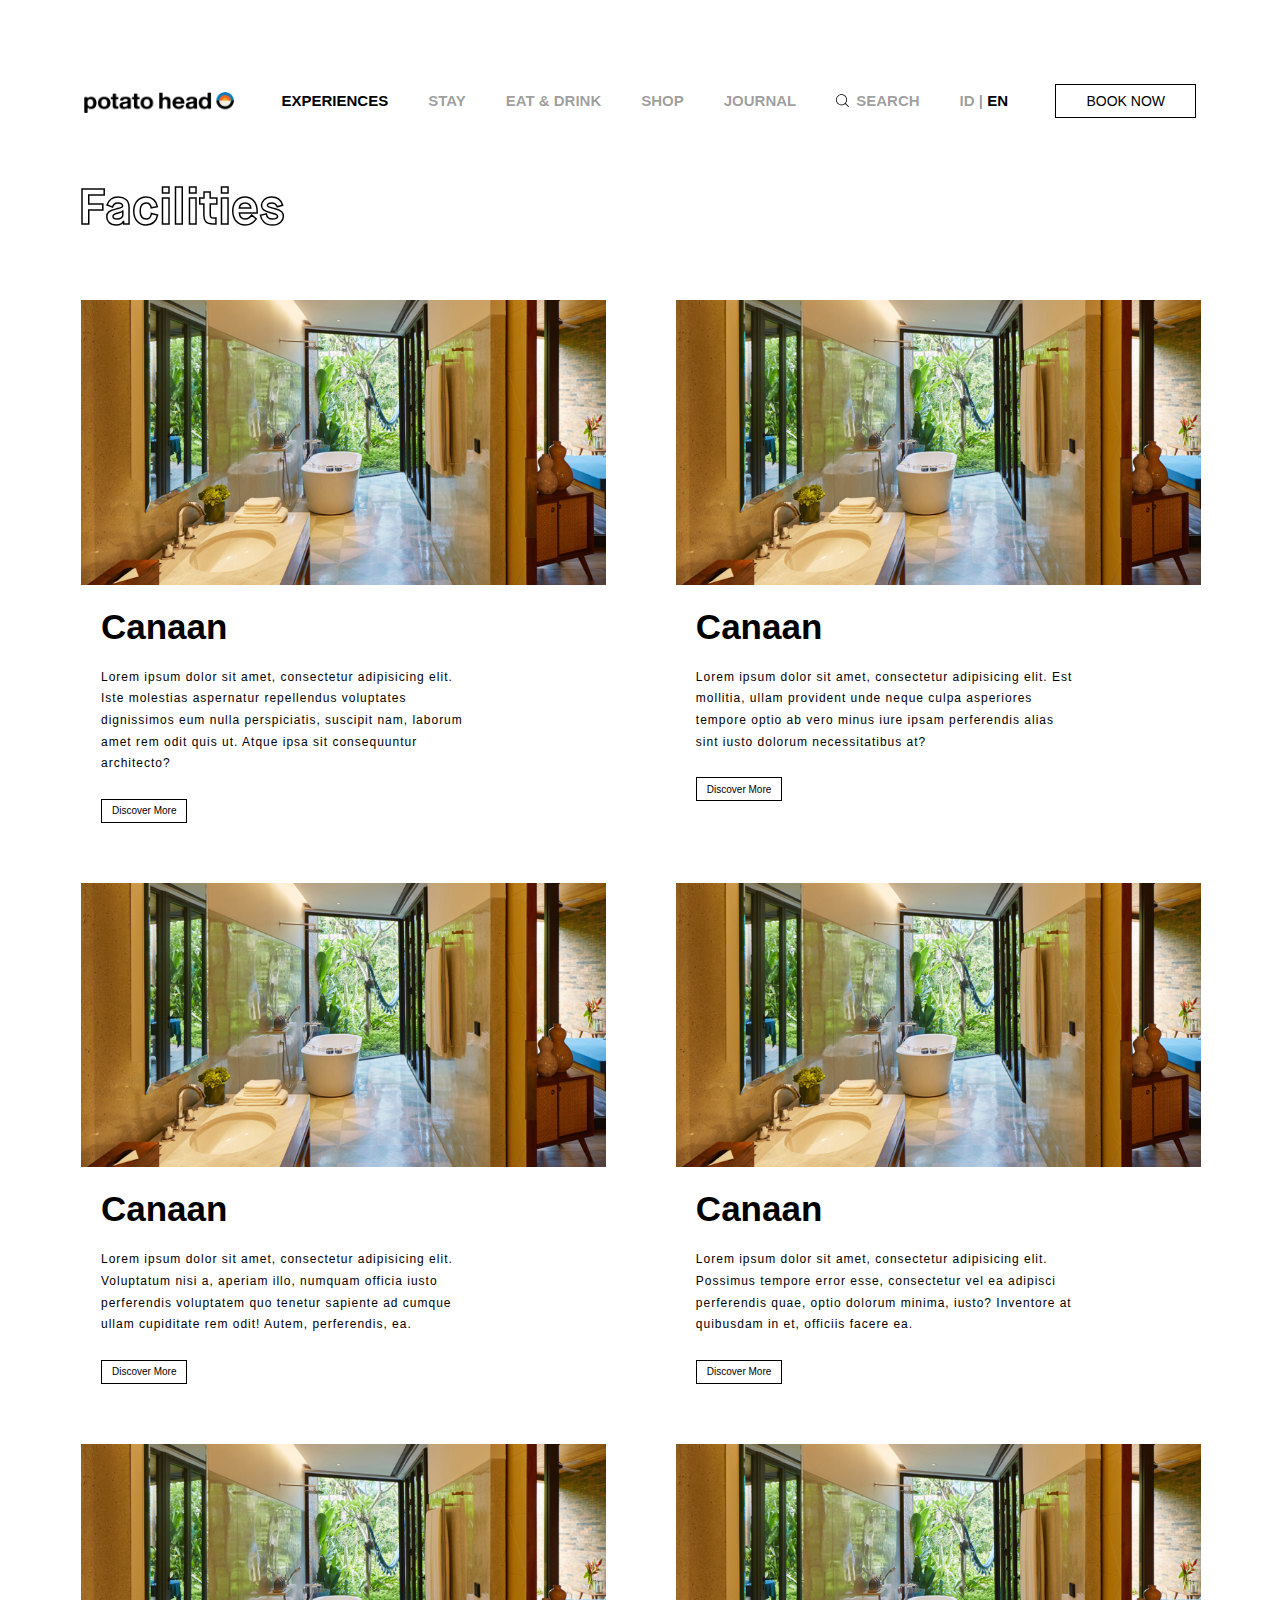
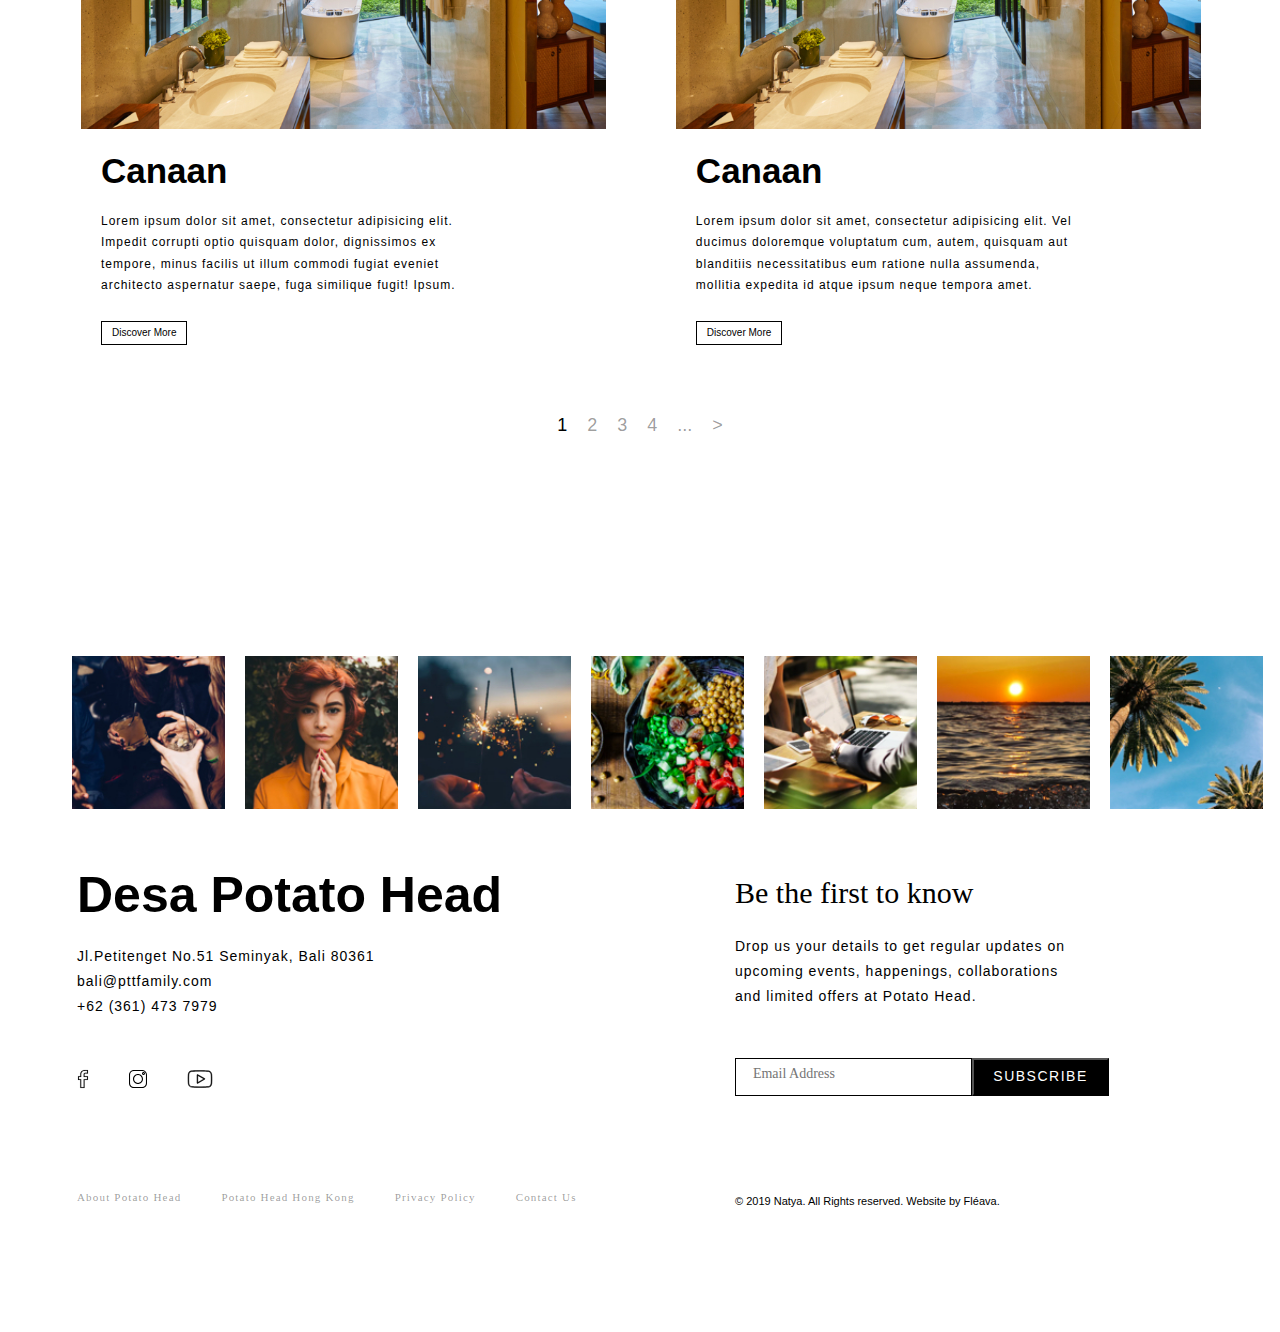
<file: detailfacilities.html>
<!doctype html>
<html lang="en">
<head>
  <meta charset="UTF-8"/>
  <meta name="viewport" content="width=device-width, initial-scale=1, maximum-scale=1, user-scalable=no">
  <title>Potatohead</title>
  <meta name="description" content="">

  <link rel="apple-touch-icon" sizes="57x57" href="assets/img/icons/apple-icon-57x57.png">
  <link rel="apple-touch-icon" sizes="60x60" href="assets/img/icons/apple-icon-60x60.png">
  <link rel="apple-touch-icon" sizes="72x72" href="assets/img/icons/apple-icon-72x72.png">
  <link rel="apple-touch-icon" sizes="76x76" href="assets/img/icons/apple-icon-76x76.png">
  <link rel="apple-touch-icon" sizes="114x114" href="assets/img/icons/apple-icon-114x114.png">
  <link rel="apple-touch-icon" sizes="120x120" href="assets/img/icons/apple-icon-120x120.png">
  <link rel="apple-touch-icon" sizes="144x144" href="assets/img/icons/apple-icon-144x144.png">
  <link rel="apple-touch-icon" sizes="152x152" href="assets/img/icons/apple-icon-152x152.png">
  <link rel="apple-touch-icon" sizes="180x180" href="assets/img/icons/apple-icon-180x180.png">
  <link rel="icon" type="image/png" sizes="192x192"  href="assets/img/icons/android-icon-192x192.png">
  <link rel="icon" type="image/png" sizes="32x32" href="assets/img/icons/favicon-32x32.png">
  <link rel="icon" type="image/png" sizes="96x96" href="assets/img/icons/favicon-96x96.png">
  <link rel="icon" type="image/png" sizes="16x16" href="assets/img/icons/favicon-16x16.png">
  <link rel="manifest" href="assets/img/icons/manifest.json">
  <meta name="msapplication-TileColor" content="#ffffff">
  <meta name="msapplication-TileImage" content="assets/img/icons/ms-icon-144x144.png">
  <meta name="theme-color" content="#ffffff">
  <!--
  <link rel="canonical" href="http://clorova.com"/>
  <meta property="og:locale" content="en_US"/>
  <meta property="og:type" content="article"/>
  <meta property="og:title" content="Clorova | Bali & Jakarta Photography, Video, 360 Media Production"/>
  <meta property="og:description" content="Specialising in lifestyle, interiors, 360 and aerial photography and videography, Clorova work across a range of advertising, editorial, pr and corporate clients in Bali and Jakarta."/>
  <meta property="og:url" content="http://clorova.com"/>
  <meta property="og:site_name" content="Clorova | Bali & Jakarta Photography, Video, 360 Media Production"/>
  <meta property="article:publisher" content="https://www.facebook.com/clorova/"/>
  <meta property="og:image" content="http://clorova.comassets/img/general/clorova-banner.jpg"/>
  <meta name="twitter:card" content="summary_large_image"/>
  <meta name="twitter:description" content="Specialising in lifestyle, interiors, 360 and aerial photography and videography, Clorova work across a range of advertising, editorial, pr and corporate clients in Bali and Jakarta."/>
  <meta name="twitter:title" content="Clorova | Bali & Jakarta Photography, Video, 360 Media Production"/>
  <meta name="twitter:site" content="@Clorova"/>
  <meta name="twitter:image" content="http://clorova.comassets/img/general/clorova-banner.jpg"/>
  <meta name="twitter:creator" content="@Clorova"/>
	-->
<!-- 
  <link rel="stylesheet" type="text/css" href="assets/css/fullpage.css" /> -->
  <link rel="stylesheet" type="text/css" href="assets/css/app.css"> 
  <link rel="stylesheet" type="text/css" href="assets/css/flickity.min.css">

  
  <script type="text/javascript" src="assets/js/vendors.js"></script>
<!--   <script type="text/javascript" src="assets/js/fullpage.js"></script> -->
  <script type="text/javascript" src="assets/js/flickity.pkgd.min.js"></script>
  

</head>
<body class="">


	<div class="arrow-cursor" id="cursor">
		<svg class="arrow-cursor__icon" id="icon" viewBox="0 0 58.6 86.8">
			<path class="arrow-cursor__path" d="M33.2,43.2l-6.5,7L6.1,70.8l9.9,9.9l36.8-36.8c0.4-0.4,0.4-1,0-1.4L16,5.7l-9.9,9.9l20.6,20.6L33.2,43.2z" />
		</svg>
	</div>

   <!-- Nav Banner -->
  <div id="navbar" class="navbar white "> 
    <nav style="position: absolute;" >
      <a class="logopot" href="#home">
        <img src='assets/img/global/logo_white.png' class="imglogo light" />
        <img src='assets/img/global/logo_black.png' class="imglogo dark" />
      </a>
        <div id="nav-toggle">
          <div class="mob-nav" onclick="togglePopupNavbar(true)">
           <a href="#menu" class="box-shadow-menu"></a>
          </div>
          <div class="mob-search">
           <i class="search-icon" onclick="togglePopupSearch(true)"> <img src="assets/img/home/searchwhite.svg" style="margin: -13px 0.1px;width: 15px;"> </i>
          </div>
        </div>
      <ul class="menu-pages" id="js-menu">
          <li><a href="#experience" class="active">EXPERIENCES</a></li>
          <li><a href="#stay">STAY</a></li>
          <li onclick="togglePopupEat(true)"><a >EAT & DRINK</a></li>
          <li><a href="#shop">SHOP</a></li>
          <li><a href="#journal">JOURNAL</a></li>
          <li class="search" onclick="togglePopupSearch(true)">
            <svg viewBox="0 0 12 18">
              <path d="M11.8962076,13.3880266 L8.97937458,10.4718404 C9.76180971,9.57250554 10.2355289,8.39911308 10.2355289,7.11662971 C10.2355289,4.29356984 7.93878909,2 5.11776447,2 C2.29407851,2 0,4.2962306 0,7.11662971 C0,9.93702882 2.29673985,12.2332594 5.11776447,12.2332594 C6.40053227,12.2332594 7.57418496,11.7596452 8.47371923,10.9773836 L11.3905522,13.8935698 C11.4597472,13.9627494 11.5528942,14 11.6433799,14 C11.7338656,14 11.8270126,13.9654102 11.8962076,13.8935698 C12.0345975,13.7552106 12.0345975,13.5263858 11.8962076,13.3880266 Z M0.71590153,7.11662971 C0.71590153,4.69002217 2.69061876,2.71840355 5.11510313,2.71840355 C7.54224884,2.71840355 9.51430472,4.69268293 9.51430472,7.11662971 C9.51430472,9.5405765 7.54224884,11.5175166 5.11510313,11.5175166 C2.69061876,11.5175166 0.71590153,9.54323725 0.71590153,7.11662971 Z"></path>
            </svg>


            <!--<img src='assets/img/home/search.svg' /> -->
            <a href="#">SEARCH </a>
          </li>
          <li><a href="#">ID</a> | <a href="#" class="active">EN</a></li>
      </ul>
       <div class="booknow" onclick="togglePopupBooknow(true)" ><a class="button">BOOK NOW</a></div> <!--  orginal origin page is not footer. please change -->
    </nav>

  <div class="popup-navbar">
      <div class="mob-header">
        <div class="close" onclick="togglePopupNavbar(false)" style="color:black"> 
          <span > <p style="font-size: 2.5em"> x </p> </span><span ><p style="margin:1.5em 1em; text-transform: uppercase; font-size: 1.1em">Close</p></span>
        </div>
      </div>

      <ul class="mob-menu" style="color: black">
          <li><a href="#experience">EXPERIENCES</a></li>
          <li><a href="#stay">STAY</a></li>
          <li><a href="#eat&drink" class="active">EAT & DRINK</a></li>
          <li><a href="#shop">SHOP</a></li>
          <li><a href="#journal">JOURNAL</a></li>
      </ul>
      
      <div class="mob-lang" style="color: black">
        <a href="#">ID</a><a> | </a> <a href="#" class="active">EN</a>
      </div>

    </div>

  </div>

<div id="fullpage">

<!-- Facilities Detail  Section  -->

<section class="section sect white">
  <div class="detail-page">
    <div class="detail-header" style="padding-top: 0">
      <h1 >Facilities</h1>
    </div>
    <div class="detail-wrap">
      
        <!-- facilities detail #1 -->
            <div class="detail-info">
              <div class="detail">
                    <div class="detail-img">
                      <img  src="assets/img/room/gardensuit.jpg" />
                    </div>
                    <div class="detail-des">
                      <h2 >Canaan</h2>
                      <p style="color: black;"> Lorem ipsum dolor sit amet, consectetur adipisicing elit. Iste molestias aspernatur repellendus voluptates dignissimos eum nulla perspiciatis, suscipit nam, laborum amet rem odit quis ut. Atque ipsa sit consequuntur architecto?</p>
                       <button  class="btn-discover">Discover More</button>
                    </div>
              </div>
            </div>

            <!-- facilities detail #2 -->
           <div class="detail-info">
              <div class="detail">
                    <div class="detail-img">
                      <img  src="assets/img/room/gardensuit.jpg" />
                    </div>
                    <div class="detail-des">
                      <h2 >Canaan</h2>
                      <p style="color: black;"> Lorem ipsum dolor sit amet, consectetur adipisicing elit. Est mollitia, ullam provident unde neque culpa asperiores tempore optio ab vero minus iure ipsam perferendis alias sint iusto dolorum necessitatibus at? </p>
                       <button  class="btn-discover">Discover More</button>
                    </div>
              </div>
            </div>

           <!-- facilities detail #3 -->
           <div class="detail-info">
              <div class="detail">
                    <div class="detail-img">
                      <img  src="assets/img/room/gardensuit.jpg" />
                    </div>
                    <div class="detail-des">
                      <h2 >Canaan</h2>
                      <p style="color: black;">Lorem ipsum dolor sit amet, consectetur adipisicing elit. Voluptatum nisi a, aperiam illo, numquam officia iusto perferendis voluptatem quo tenetur sapiente ad cumque ullam cupiditate rem odit! Autem, perferendis, ea.</p>
                       <button  class="btn-discover">Discover More</button>
                    </div>
              </div>
            </div>

            <!-- facilities detail #4 -->
           <div class="detail-info">
              <div class="detail">
                    <div class="detail-img">
                      <img src="assets/img/room/gardensuit.jpg" />
                    </div>
                    <div class="detail-des">
                      <h2 >Canaan</h2>
                      <p style="color: black;"> Lorem ipsum dolor sit amet, consectetur adipisicing elit. Possimus tempore error esse, consectetur vel ea adipisci perferendis quae, optio dolorum minima, iusto? Inventore at quibusdam in et, officiis facere ea.</p>
                       <button  class="btn-discover">Discover More</button>
                    </div>
              </div>
            </div>

          <!-- facilities detail #5 -->
           <div class="detail-info">
              <div class="detail">
                    <div class="detail-img">
                      <img  src="assets/img/room/gardensuit.jpg" />
                    </div>
                    <div class="detail-des">
                      <h2 >Canaan</h2>
                      <p style="color: black;"> Lorem ipsum dolor sit amet, consectetur adipisicing elit. Impedit corrupti optio quisquam dolor, dignissimos ex tempore, minus facilis ut illum commodi fugiat eveniet architecto aspernatur saepe, fuga similique fugit! Ipsum. </p>
                       <button class="btn-discover">Discover More</button>
                    </div>
              </div>
            </div>

            <!-- facilities detail #6 -->
           <div class="detail-info">
              <div class="detail">
                    <div class="detail-img">
                      <img  src="assets/img/room/gardensuit.jpg" />
                    </div>
                    <div class="detail-des">
                      <h2 >Canaan</h2>
                      <p style="color: black;"> Lorem ipsum dolor sit amet, consectetur adipisicing elit. Vel ducimus doloremque voluptatum cum, autem, quisquam aut blanditiis necessitatibus eum ratione nulla assumenda, mollitia expedita id atque ipsum neque tempora amet.</p>
                       <button  class="btn-discover">Discover More</button>
                    </div>
              </div>
            </div>
    </div>
    <div class="detail-nav">
      <ul class="menu-pages" id="detail-menu">
          <li><a href="" class="active">1</a></li>
          <li><a href="">2</a></li>
          <li><a href="">3</a></li>
          <li><a href="">4</a></li>
          <li><a href="">...</a></li>
          <li><a href=""> > </a></li>
      </ul>
    </div> 
  </div>

  <footer>
     <div class="footer-wrap" id="detail-footer" >
        <div class="pictureRow" > <!-- semua gambar dibawah dari instagram bukan static. -->
                        <img  class="imgfooter" src='assets/img/home/19.jpg' alt="" />
                        <img  class="imgfooter" src='assets/img/home/18.jpg' alt="" />
                        <img  class="imgfooter" src='assets/img/home/17.jpg' alt="" />        
                        <img  class="imgfooter" src='assets/img/home/16.jpg' alt="" />                
                        <img  class="imgfooter" src='assets/img/home/15.jpg' alt="" />
                        <img  class="imgfooter" src='assets/img/home/14.jpg' alt="" />
                        <img  class="imgfooter" src='assets/img/home/13.jpg' alt="" />
      </div>

      <div class="contact-info">
        <h2 >Desa Potato Head</h2>
        <p> Jl.Petitenget No.51 Seminyak, Bali 80361 <br> bali@pttfamily.com <br> +62 (361) 473 7979 </p>
        <div class="social-icons">
            <img src= 'assets/img/global/Facebook.svg' alt="fb"/>
            <img src= 'assets/img/global/Instagram.svg' alt="insta"/>
            <img src= 'assets/img/global/Youtube.svg' alt="youtube"/>
        </div>
        <hr/>
         <div class="pages-link wraplink"> 
           <a href="#">About Potato Head</a>
           <a href="#">Potato Head Hong Kong</a>
           <a href="#">Privacy Policy</a>
           <a href="#">Contact Us</a>
        </div>
        </div>

      <div class="subscribe">
            <h3>
                <span class="q_split"><span class="q_split_wrap rev_item">Be the first to know</span></span>
            </h3>
            <p class="rev_item">Drop us your details to get regular updates on upcoming events, happenings, collaborations and limited offers at Potato Head.</p>
            <form class="input">
                <input type="email" placeholder="Email Address" class="form-control">
                 <span class="input-group-button">
                <button class='btn' type="submit">SUBSCRIBE</button>
                </span>
           </form>
        <div class="mobile-link wraplink" style="text-align: center; line-height: 2.6; margin-bottom: 10px"> 
           <a href="#">About Potato Head</a>
           <a href="#">Potato Head Hong Kong</a>
           <a href="#">Privacy Policy</a>
           <a href="#">Contact Us</a>
        </div>
        <hr/>
        <div class="copyrights" style="display: flex; margin-top: 3%">
         <a style="font-size: 11px; color: black; ">&copy; 2019 Natya. All Rights reserved. Website by Fléava.</a></div>
       </div>
    </div>
  </footer>
</section>
<!-- Script -->

	<script type="text/javascript" src="assets/js/app.js"></script>
  <script type="text/javascript" src="assets/js/navtoggle.js"></script>

</body>

</html>
</file>
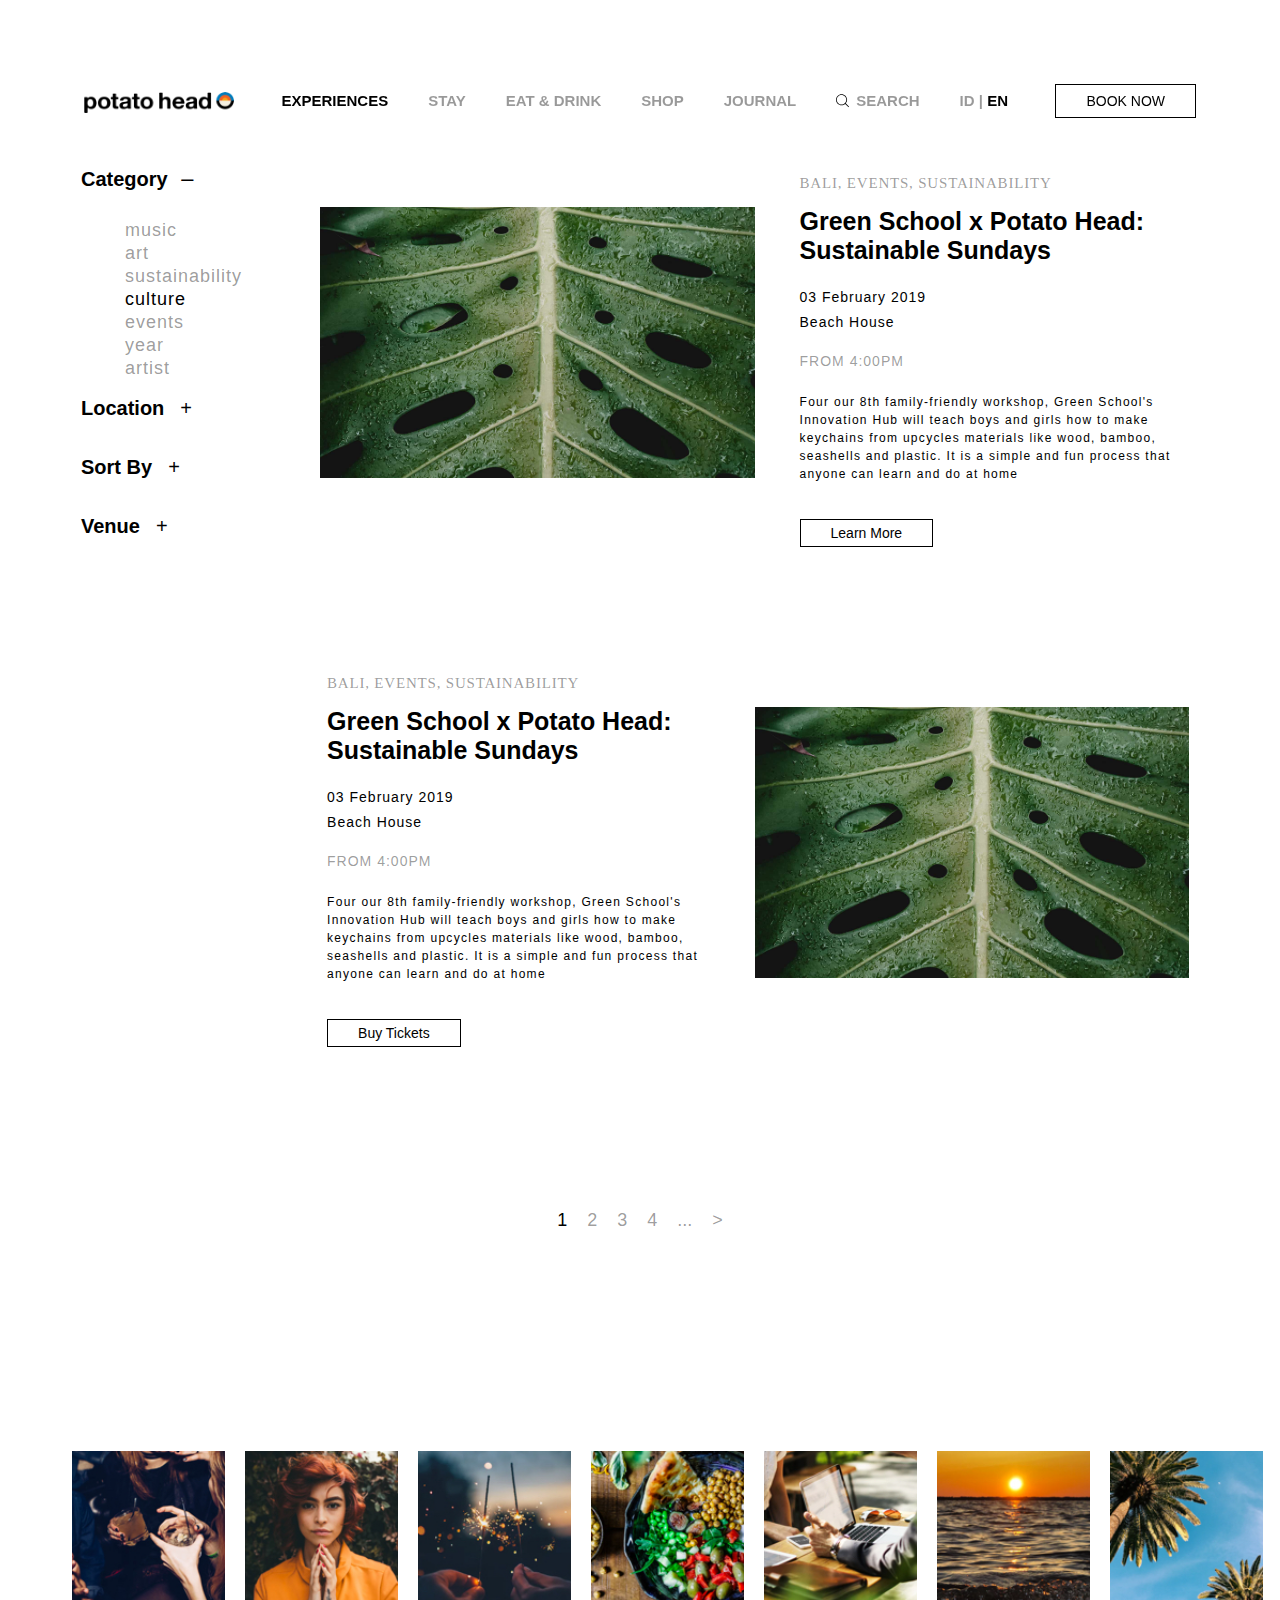
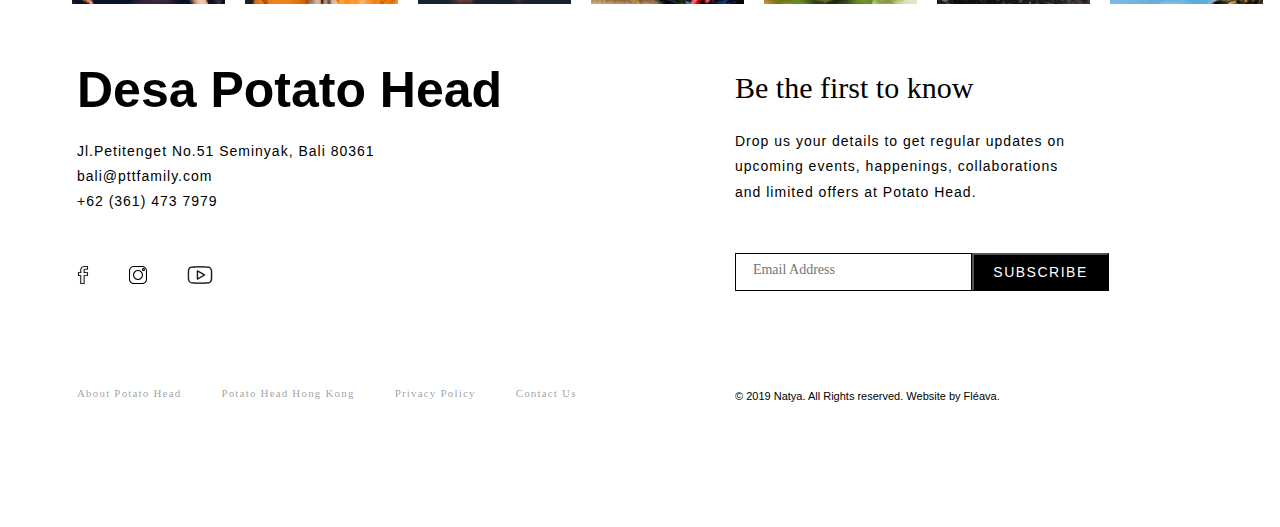
<file: Eventsdetail.html>
<!doctype html>
<html lang="en">
<head>
  <meta charset="UTF-8"/>
  <meta name="viewport" content="width=device-width, initial-scale=1, maximum-scale=1, user-scalable=no">
  <title>Potatohead</title>
  <meta name="description" content="">

  <link rel="apple-touch-icon" sizes="57x57" href="assets/img/icons/apple-icon-57x57.png">
  <link rel="apple-touch-icon" sizes="60x60" href="assets/img/icons/apple-icon-60x60.png">
  <link rel="apple-touch-icon" sizes="72x72" href="assets/img/icons/apple-icon-72x72.png">
  <link rel="apple-touch-icon" sizes="76x76" href="assets/img/icons/apple-icon-76x76.png">
  <link rel="apple-touch-icon" sizes="114x114" href="assets/img/icons/apple-icon-114x114.png">
  <link rel="apple-touch-icon" sizes="120x120" href="assets/img/icons/apple-icon-120x120.png">
  <link rel="apple-touch-icon" sizes="144x144" href="assets/img/icons/apple-icon-144x144.png">
  <link rel="apple-touch-icon" sizes="152x152" href="assets/img/icons/apple-icon-152x152.png">
  <link rel="apple-touch-icon" sizes="180x180" href="assets/img/icons/apple-icon-180x180.png">
  <link rel="icon" type="image/png" sizes="192x192"  href="assets/img/icons/android-icon-192x192.png">
  <link rel="icon" type="image/png" sizes="32x32" href="assets/img/icons/favicon-32x32.png">
  <link rel="icon" type="image/png" sizes="96x96" href="assets/img/icons/favicon-96x96.png">
  <link rel="icon" type="image/png" sizes="16x16" href="assets/img/icons/favicon-16x16.png">
  <link rel="manifest" href="assets/img/icons/manifest.json">
  <meta name="msapplication-TileColor" content="#ffffff">
  <meta name="msapplication-TileImage" content="assets/img/icons/ms-icon-144x144.png">
  <meta name="theme-color" content="#ffffff">
  <!--
  <link rel="canonical" href="http://clorova.com"/>
  <meta property="og:locale" content="en_US"/>
  <meta property="og:type" content="article"/>
  <meta property="og:title" content="Clorova | Bali & Jakarta Photography, Video, 360 Media Production"/>
  <meta property="og:description" content="Specialising in lifestyle, interiors, 360 and aerial photography and videography, Clorova work across a range of advertising, editorial, pr and corporate clients in Bali and Jakarta."/>
  <meta property="og:url" content="http://clorova.com"/>
  <meta property="og:site_name" content="Clorova | Bali & Jakarta Photography, Video, 360 Media Production"/>
  <meta property="article:publisher" content="https://www.facebook.com/clorova/"/>
  <meta property="og:image" content="http://clorova.comassets/img/general/clorova-banner.jpg"/>
  <meta name="twitter:card" content="summary_large_image"/>
  <meta name="twitter:description" content="Specialising in lifestyle, interiors, 360 and aerial photography and videography, Clorova work across a range of advertising, editorial, pr and corporate clients in Bali and Jakarta."/>
  <meta name="twitter:title" content="Clorova | Bali & Jakarta Photography, Video, 360 Media Production"/>
  <meta name="twitter:site" content="@Clorova"/>
  <meta name="twitter:image" content="http://clorova.comassets/img/general/clorova-banner.jpg"/>
  <meta name="twitter:creator" content="@Clorova"/>
	-->
<!-- 
  <link rel="stylesheet" type="text/css" href="assets/css/fullpage.css" /> -->
  <link rel="stylesheet" type="text/css" href="assets/css/app.css"> 
  <link rel="stylesheet" type="text/css" href="assets/css/flickity.min.css">

  
  <script type="text/javascript" src="assets/js/vendors.js"></script>
<!--   <script type="text/javascript" src="assets/js/fullpage.js"></script> -->
  <script type="text/javascript" src="assets/js/flickity.pkgd.min.js"></script>
  

</head>
<body class="">


	<div class="arrow-cursor" id="cursor">
		<svg class="arrow-cursor__icon" id="icon" viewBox="0 0 58.6 86.8">
			<path class="arrow-cursor__path" d="M33.2,43.2l-6.5,7L6.1,70.8l9.9,9.9l36.8-36.8c0.4-0.4,0.4-1,0-1.4L16,5.7l-9.9,9.9l20.6,20.6L33.2,43.2z" />
		</svg>
	</div>

   <!-- Nav Banner -->
  <div id="navbar" class="navbar white "> 
    <nav>
      <a class="logopot" href="#home">
        <img src='assets/img/global/logo_white.png' class="imglogo light" />
        <img src='assets/img/global/logo_black.png' class="imglogo dark" />
      </a>
        <div id="nav-toggle">
          <div class="mob-nav" onclick="togglePopupNavbar(true)">
               <a href="#menu" class="hamburger light"></a>
               <a href="#menu" class="hamburger dark" id="hamburger-dark"></a>
          </div>

          <div class="search" onclick="togglePopupSearch(true)">
            <svg viewBox="0 0 12 18">
              <path d="M11.8962076,13.3880266 L8.97937458,10.4718404 C9.76180971,9.57250554 10.2355289,8.39911308 10.2355289,7.11662971 C10.2355289,4.29356984 7.93878909,2 5.11776447,2 C2.29407851,2 0,4.2962306 0,7.11662971 C0,9.93702882 2.29673985,12.2332594 5.11776447,12.2332594 C6.40053227,12.2332594 7.57418496,11.7596452 8.47371923,10.9773836 L11.3905522,13.8935698 C11.4597472,13.9627494 11.5528942,14 11.6433799,14 C11.7338656,14 11.8270126,13.9654102 11.8962076,13.8935698 C12.0345975,13.7552106 12.0345975,13.5263858 11.8962076,13.3880266 Z M0.71590153,7.11662971 C0.71590153,4.69002217 2.69061876,2.71840355 5.11510313,2.71840355 C7.54224884,2.71840355 9.51430472,4.69268293 9.51430472,7.11662971 C9.51430472,9.5405765 7.54224884,11.5175166 5.11510313,11.5175166 C2.69061876,11.5175166 0.71590153,9.54323725 0.71590153,7.11662971 Z"></path>
            </svg>
          </div>
      </div>
      <ul class="menu-pages" id="js-menu">
          <li><a href="#experience" class="active">EXPERIENCES</a></li>
          <li><a href="#stay">STAY</a></li>
          <li onclick="togglePopupEat(true)"><a >EAT & DRINK</a></li>
          <li><a href="#shop">SHOP</a></li>
          <li><a href="#journal">JOURNAL</a></li>
          <li class="search" onclick="togglePopupSearch(true)">
            <svg viewBox="0 0 12 18">
              <path d="M11.8962076,13.3880266 L8.97937458,10.4718404 C9.76180971,9.57250554 10.2355289,8.39911308 10.2355289,7.11662971 C10.2355289,4.29356984 7.93878909,2 5.11776447,2 C2.29407851,2 0,4.2962306 0,7.11662971 C0,9.93702882 2.29673985,12.2332594 5.11776447,12.2332594 C6.40053227,12.2332594 7.57418496,11.7596452 8.47371923,10.9773836 L11.3905522,13.8935698 C11.4597472,13.9627494 11.5528942,14 11.6433799,14 C11.7338656,14 11.8270126,13.9654102 11.8962076,13.8935698 C12.0345975,13.7552106 12.0345975,13.5263858 11.8962076,13.3880266 Z M0.71590153,7.11662971 C0.71590153,4.69002217 2.69061876,2.71840355 5.11510313,2.71840355 C7.54224884,2.71840355 9.51430472,4.69268293 9.51430472,7.11662971 C9.51430472,9.5405765 7.54224884,11.5175166 5.11510313,11.5175166 C2.69061876,11.5175166 0.71590153,9.54323725 0.71590153,7.11662971 Z"></path>
            </svg>


            <!--<img src='assets/img/home/search.svg' /> -->
            <a href="#">SEARCH </a>
          </li>
          <li><a href="#">ID</a> | <a href="#" class="active">EN</a></li>
      </ul>
       <div class="booknow" onclick="togglePopupBooknow(true)" ><a class="button">BOOK NOW</a></div> <!--  orginal origin page is not footer. please change -->
    </nav>

  <div class="popup-navbar">
      <div class="mob-header">
        <div class="close" onclick="togglePopupNavbar(false)" style="color:black"> 
          <span > <p style="font-size: 2.5em"> x </p> </span><span ><p style="margin:1.5em 1em; text-transform: uppercase; font-size: 1.1em">Close</p></span>
        </div>
      </div>

      <ul class="mob-menu" style="color: black">
          <li><a href="#experience">EXPERIENCES</a></li>
          <li><a href="#stay">STAY</a></li>
          <li><a href="#eat&drink" class="active">EAT & DRINK</a></li>
          <li><a href="#shop">SHOP</a></li>
          <li><a href="#journal">JOURNAL</a></li>
      </ul>
      
      <div class="mob-lang" style="color: black">
        <a href="#">ID</a><a> | </a> <a href="#" class="active">EN</a>
      </div>

    </div>

  </div>
<div id="fullpage">

<!-- Facilities Detail  Section  -->

<section class="section sect white">
  <div class="detail-page">
    <div class="events-page">
      <div class="sidenav-container">
        <div class="nav-category">
          <span><h2>Category</h2></span><span><h2 style="font-weight: 300;     transform: scaleX(2.5);"> - </h2></span>
         </div>
          <ul class="sub-category">

              <li><a href="" >music</a></li>
              <li><a href="">art</a></li>
              <li><a href="">sustainability</a></li>
              <li><a href="" class="active">culture</a></li>
              <li><a href="">events</a></li>
              <li><a href="">year</a></li>
              <li><a href="">artist</a></li>
          </ul>
        <div class="nav-category">
          <span><h2>Location</h2></span><span> <h2 style="font-weight: 300"> + </h2></span>
        </div>
        <div class="nav-category">
          <span><h2>Sort By</h2></span><span> <h2 style="font-weight: 300"> + </h2></span>
        </div>
        <div class="nav-category">
          <span><h2>Venue</h2></span><span> <h2 style="font-weight: 300"> + </h2></span>
        </div>
      </div>
      <div class="events-container">
            <div class="event-detail1" id="detail-events">
                <div class="event-poster" style="padding-right: 0;">
                  <img src='assets/img/home/slide1.jpg'>
                </div>
                <div class="event-des">
                    <div class="event-title">
                      <h3> BALI, EVENTS, SUSTAINABILITY</h3>
                      <h2>Green School x Potato Head: Sustainable Sundays</h2>
                    </div>
                    <div class="event-detail">
                      <p>03 February 2019</p>
                      <p>Beach House</p>
                     <div class="time"><p >FROM 4:00PM<p></div> 
                    </div>
                    <div class="event-info">
                        
                        <p>Four our 8th family-friendly workshop, Green School's Innovation Hub will teach boys and girls how to make keychains from upcycles materials like wood, bamboo, seashells and plastic. It is a simple and fun process that anyone can learn and do at home</p>
                        <div class="viewmore-container">
                          <a href="#" class="button2">Learn More</a>
                        </div>
                   </div>
                </div>   
            </div> <!-- 1st Event detail -->
              <div class="event-detail2" id="detail-events">
                <div class="event-poster" style="padding-left: 0;">
                   <img src='assets/img/home/slide1.jpg'>
                </div>
                <div class="event-des" style="-right: 0">
                    <div class="event-title">
                      <h3> BALI, EVENTS, SUSTAINABILITY</h3>
                      <h2>Green School x Potato Head: Sustainable Sundays</h2>
                    </div>
                    <div class="event-detail">
                      <p>03 February 2019</p>
                      <p>Beach House</p>
                      <div class="time"><p >FROM 4:00PM<p></div>
                    </div>
                    <div class="event-info">
                        <p>Four our 8th family-friendly workshop, Green School's Innovation Hub will teach boys and girls how to make keychains from upcycles materials like wood, bamboo, seashells and plastic. It is a simple and fun process that anyone can learn and do at home</p>
                        <div class="viewmore-container">
                          <a href="#" class="button2">Buy Tickets</a>
                        </div>
                   </div>
                </div>   
            </div> 
      </div>

    </div>




<!--     navigation -->
    <div class="detail-nav">
      <ul class="menu-pages" id="detail-menu">
          <li><a href="" class="active">1</a></li>
          <li><a href="">2</a></li>
          <li><a href="">3</a></li>
          <li><a href="">4</a></li>
          <li><a href="">...</a></li>
          <li><a href=""> > </a></li>
      </ul>
    </div> 
  </div>

  <footer>
     <div class="footer-wrap" id="detail-footer" >
        <div class="pictureRow" > <!-- semua gambar dibawah dari instagram bukan static. -->
                        <img  class="imgfooter" src='assets/img/home/19.jpg' alt="" />
                        <img  class="imgfooter" src='assets/img/home/18.jpg' alt="" />
                        <img  class="imgfooter" src='assets/img/home/17.jpg' alt="" />        
                        <img  class="imgfooter" src='assets/img/home/16.jpg' alt="" />                
                        <img  class="imgfooter" src='assets/img/home/15.jpg' alt="" />
                        <img  class="imgfooter" src='assets/img/home/14.jpg' alt="" />
                        <img  class="imgfooter" src='assets/img/home/13.jpg' alt="" />
      </div>

      <div class="contact-info">
        <h2 >Desa Potato Head</h2>
        <p> Jl.Petitenget No.51 Seminyak, Bali 80361 <br> bali@pttfamily.com <br> +62 (361) 473 7979 </p>
        <div class="social-icons">
            <img src= 'assets/img/global/Facebook.svg' alt="fb"/>
            <img src= 'assets/img/global/Instagram.svg' alt="insta"/>
            <img src= 'assets/img/global/Youtube.svg' alt="youtube"/>
        </div>
        <hr/>
         <div class="pages-link wraplink"> 
           <a href="#">About Potato Head</a>
           <a href="#">Potato Head Hong Kong</a>
           <a href="#">Privacy Policy</a>
           <a href="#">Contact Us</a>
        </div>
        </div>

      <div class="subscribe">
            <h3>
                <span class="q_split"><span class="q_split_wrap rev_item">Be the first to know</span></span>
            </h3>
            <p class="rev_item">Drop us your details to get regular updates on upcoming events, happenings, collaborations and limited offers at Potato Head.</p>
            <form class="input">
                <input type="email" placeholder="Email Address" class="form-control">
                 <span class="input-group-button">
                <button class='btn' type="submit">SUBSCRIBE</button>
                </span>
           </form>
        <div class="mobile-link wraplink" style="text-align: center; line-height: 2.6; margin-bottom: 10px"> 
           <a href="#">About Potato Head</a>
           <a href="#">Potato Head Hong Kong</a>
           <a href="#">Privacy Policy</a>
           <a href="#">Contact Us</a>
        </div>
        <hr/>
        <div class="copyrights" style="display: flex; margin-top: 3%">
         <a style="font-size: 11px; color: black; ">&copy; 2019 Natya. All Rights reserved. Website by Fléava.</a></div>
       </div>
    </div>
  </footer>
</section>
<!-- Script -->

	<script type="text/javascript" src="assets/js/app.js"></script>
  <script type="text/javascript" src="assets/js/navtoggle.js"></script>

</body>

</html>
</file>
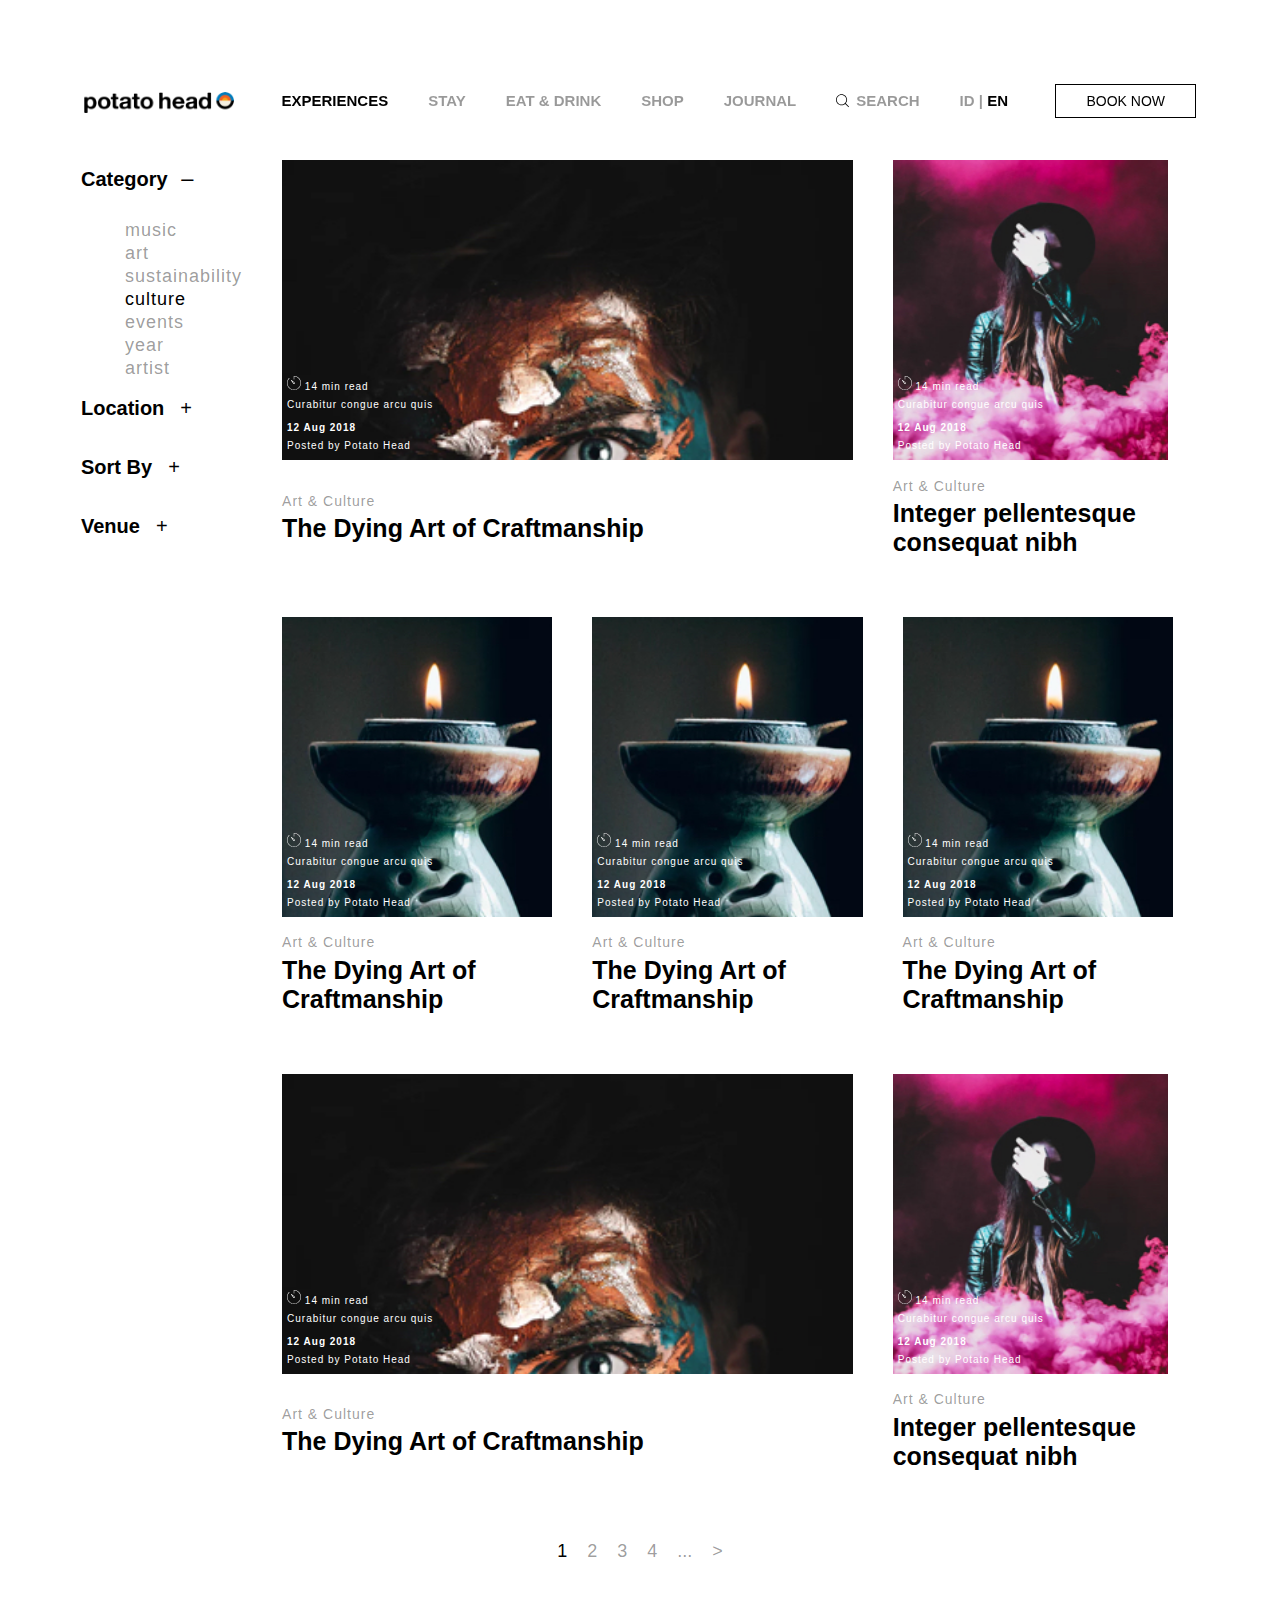
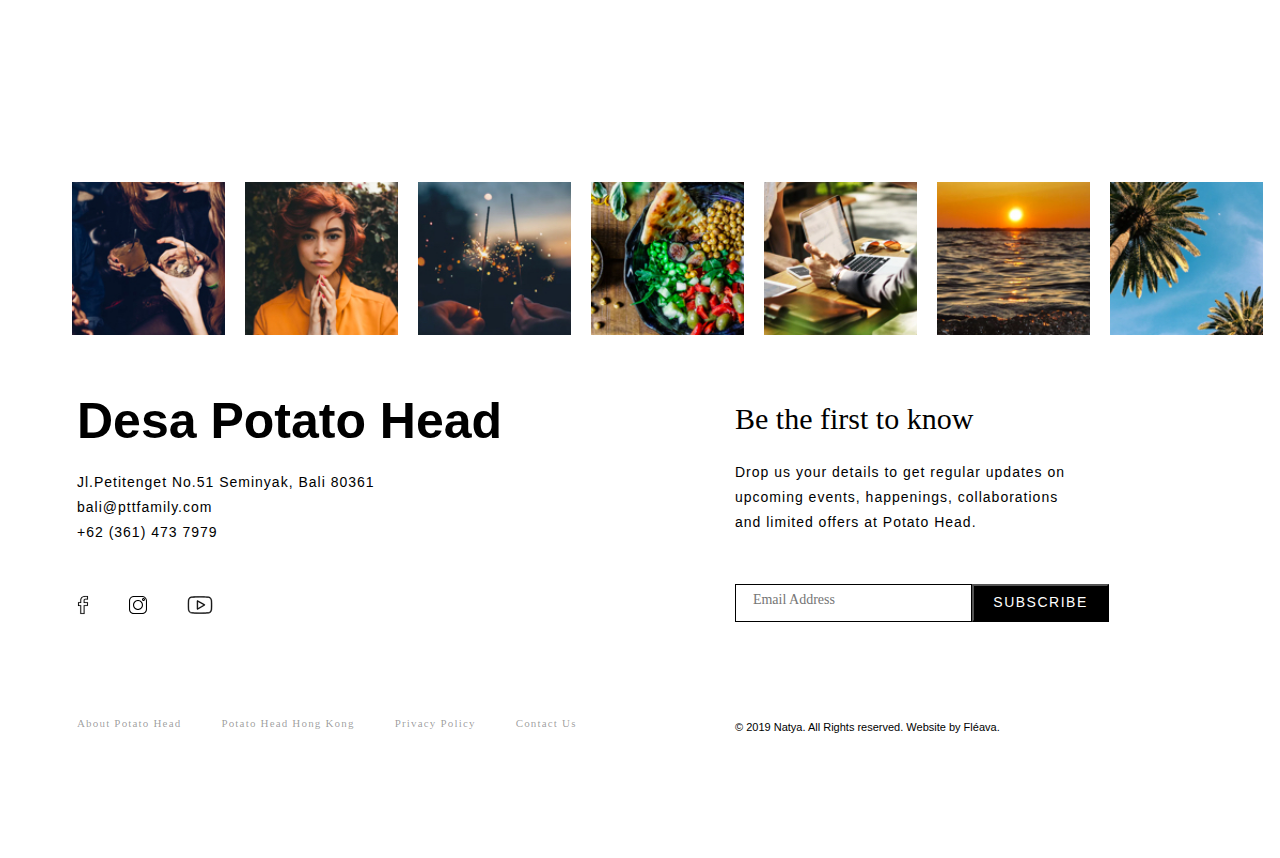
<file: Journaldetail.html>
<!doctype html>
<html lang="en">
<head>
  <meta charset="UTF-8"/>
  <meta name="viewport" content="width=device-width, initial-scale=1, maximum-scale=1, user-scalable=no">
  <title>Potatohead</title>
  <meta name="description" content="">

  <link rel="apple-touch-icon" sizes="57x57" href="assets/img/icons/apple-icon-57x57.png">
  <link rel="apple-touch-icon" sizes="60x60" href="assets/img/icons/apple-icon-60x60.png">
  <link rel="apple-touch-icon" sizes="72x72" href="assets/img/icons/apple-icon-72x72.png">
  <link rel="apple-touch-icon" sizes="76x76" href="assets/img/icons/apple-icon-76x76.png">
  <link rel="apple-touch-icon" sizes="114x114" href="assets/img/icons/apple-icon-114x114.png">
  <link rel="apple-touch-icon" sizes="120x120" href="assets/img/icons/apple-icon-120x120.png">
  <link rel="apple-touch-icon" sizes="144x144" href="assets/img/icons/apple-icon-144x144.png">
  <link rel="apple-touch-icon" sizes="152x152" href="assets/img/icons/apple-icon-152x152.png">
  <link rel="apple-touch-icon" sizes="180x180" href="assets/img/icons/apple-icon-180x180.png">
  <link rel="icon" type="image/png" sizes="192x192"  href="assets/img/icons/android-icon-192x192.png">
  <link rel="icon" type="image/png" sizes="32x32" href="assets/img/icons/favicon-32x32.png">
  <link rel="icon" type="image/png" sizes="96x96" href="assets/img/icons/favicon-96x96.png">
  <link rel="icon" type="image/png" sizes="16x16" href="assets/img/icons/favicon-16x16.png">
  <link rel="manifest" href="assets/img/icons/manifest.json">
  <meta name="msapplication-TileColor" content="#ffffff">
  <meta name="msapplication-TileImage" content="assets/img/icons/ms-icon-144x144.png">
  <meta name="theme-color" content="#ffffff">
  <!--
  <link rel="canonical" href="http://clorova.com"/>
  <meta property="og:locale" content="en_US"/>
  <meta property="og:type" content="article"/>
  <meta property="og:title" content="Clorova | Bali & Jakarta Photography, Video, 360 Media Production"/>
  <meta property="og:description" content="Specialising in lifestyle, interiors, 360 and aerial photography and videography, Clorova work across a range of advertising, editorial, pr and corporate clients in Bali and Jakarta."/>
  <meta property="og:url" content="http://clorova.com"/>
  <meta property="og:site_name" content="Clorova | Bali & Jakarta Photography, Video, 360 Media Production"/>
  <meta property="article:publisher" content="https://www.facebook.com/clorova/"/>
  <meta property="og:image" content="http://clorova.comassets/img/general/clorova-banner.jpg"/>
  <meta name="twitter:card" content="summary_large_image"/>
  <meta name="twitter:description" content="Specialising in lifestyle, interiors, 360 and aerial photography and videography, Clorova work across a range of advertising, editorial, pr and corporate clients in Bali and Jakarta."/>
  <meta name="twitter:title" content="Clorova | Bali & Jakarta Photography, Video, 360 Media Production"/>
  <meta name="twitter:site" content="@Clorova"/>
  <meta name="twitter:image" content="http://clorova.comassets/img/general/clorova-banner.jpg"/>
  <meta name="twitter:creator" content="@Clorova"/>
	-->
<!-- 
  <link rel="stylesheet" type="text/css" href="assets/css/fullpage.css" /> -->
  <link rel="stylesheet" type="text/css" href="assets/css/app.css"> 
  <link rel="stylesheet" type="text/css" href="assets/css/flickity.min.css">

  
  <script type="text/javascript" src="assets/js/vendors.js"></script>
<!--   <script type="text/javascript" src="assets/js/fullpage.js"></script> -->
  <script type="text/javascript" src="assets/js/flickity.pkgd.min.js"></script>
  

</head>
<body class="">


	<div class="arrow-cursor" id="cursor">
		<svg class="arrow-cursor__icon" id="icon" viewBox="0 0 58.6 86.8">
			<path class="arrow-cursor__path" d="M33.2,43.2l-6.5,7L6.1,70.8l9.9,9.9l36.8-36.8c0.4-0.4,0.4-1,0-1.4L16,5.7l-9.9,9.9l20.6,20.6L33.2,43.2z" />
		</svg>
	</div>

   <!-- Nav Banner -->
  <div id="navbar" class="navbar white "> 
    <nav>
      <a class="logopot" href="#home">
        <img src='assets/img/global/logo_white.png' class="imglogo light" />
        <img src='assets/img/global/logo_black.png' class="imglogo dark" />
      </a>
        <div id="nav-toggle">
          <div class="mob-nav" onclick="togglePopupNavbar(true)">
               <a href="#menu" class="hamburger light"></a>
               <a href="#menu" class="hamburger dark" id="hamburger-dark"></a>
          </div>

          <div class="search" onclick="togglePopupSearch(true)">
            <svg viewBox="0 0 12 18">
              <path d="M11.8962076,13.3880266 L8.97937458,10.4718404 C9.76180971,9.57250554 10.2355289,8.39911308 10.2355289,7.11662971 C10.2355289,4.29356984 7.93878909,2 5.11776447,2 C2.29407851,2 0,4.2962306 0,7.11662971 C0,9.93702882 2.29673985,12.2332594 5.11776447,12.2332594 C6.40053227,12.2332594 7.57418496,11.7596452 8.47371923,10.9773836 L11.3905522,13.8935698 C11.4597472,13.9627494 11.5528942,14 11.6433799,14 C11.7338656,14 11.8270126,13.9654102 11.8962076,13.8935698 C12.0345975,13.7552106 12.0345975,13.5263858 11.8962076,13.3880266 Z M0.71590153,7.11662971 C0.71590153,4.69002217 2.69061876,2.71840355 5.11510313,2.71840355 C7.54224884,2.71840355 9.51430472,4.69268293 9.51430472,7.11662971 C9.51430472,9.5405765 7.54224884,11.5175166 5.11510313,11.5175166 C2.69061876,11.5175166 0.71590153,9.54323725 0.71590153,7.11662971 Z"></path>
            </svg>
          </div>
      </div>
      <ul class="menu-pages" id="js-menu">
          <li><a href="#experience" class="active">EXPERIENCES</a></li>
          <li><a href="#stay">STAY</a></li>
          <li onclick="togglePopupEat(true)"><a >EAT & DRINK</a></li>
          <li><a href="#shop">SHOP</a></li>
          <li><a href="#journal">JOURNAL</a></li>
          <li class="search" onclick="togglePopupSearch(true)">
            <svg viewBox="0 0 12 18">
              <path d="M11.8962076,13.3880266 L8.97937458,10.4718404 C9.76180971,9.57250554 10.2355289,8.39911308 10.2355289,7.11662971 C10.2355289,4.29356984 7.93878909,2 5.11776447,2 C2.29407851,2 0,4.2962306 0,7.11662971 C0,9.93702882 2.29673985,12.2332594 5.11776447,12.2332594 C6.40053227,12.2332594 7.57418496,11.7596452 8.47371923,10.9773836 L11.3905522,13.8935698 C11.4597472,13.9627494 11.5528942,14 11.6433799,14 C11.7338656,14 11.8270126,13.9654102 11.8962076,13.8935698 C12.0345975,13.7552106 12.0345975,13.5263858 11.8962076,13.3880266 Z M0.71590153,7.11662971 C0.71590153,4.69002217 2.69061876,2.71840355 5.11510313,2.71840355 C7.54224884,2.71840355 9.51430472,4.69268293 9.51430472,7.11662971 C9.51430472,9.5405765 7.54224884,11.5175166 5.11510313,11.5175166 C2.69061876,11.5175166 0.71590153,9.54323725 0.71590153,7.11662971 Z"></path>
            </svg>


            <!--<img src='assets/img/home/search.svg' /> -->
            <a href="#">SEARCH </a>
          </li>
          <li><a href="#">ID</a> | <a href="#" class="active">EN</a></li>
      </ul>
       <div class="booknow" onclick="togglePopupBooknow(true)" ><a class="button">BOOK NOW</a></div> <!--  orginal origin page is not footer. please change -->
    </nav>

  <div class="popup-navbar">
      <div class="mob-header">
        <div class="close" onclick="togglePopupNavbar(false)" style="color:black"> 
          <span > <p style="font-size: 2.5em"> x </p> </span><span ><p style="margin:1.5em 1em; text-transform: uppercase; font-size: 1.1em">Close</p></span>
        </div>
      </div>

      <ul class="mob-menu" style="color: black">
          <li><a href="#experience">EXPERIENCES</a></li>
          <li><a href="#stay">STAY</a></li>
          <li><a href="#eat&drink" class="active">EAT & DRINK</a></li>
          <li><a href="#shop">SHOP</a></li>
          <li><a href="#journal">JOURNAL</a></li>
      </ul>
      
      <div class="mob-lang" style="color: black">
        <a href="#">ID</a><a> | </a> <a href="#" class="active">EN</a>
      </div>

    </div>

  </div>
<div id="fullpage">

<!-- Facilities Detail  Section  -->

<section class="section sect white">
  <div class="detail-page">
    <div class="events-page">
      <div class="sidenav-container">
        <div class="nav-category">
          <span><h2>Category</h2></span><span><h2 style="font-weight: 300; transform:scaleX(2.5);"> - </h2></span>
         </div>
          <ul class="sub-category">

              <li><a href="" >music</a></li>
              <li><a href="">art</a></li>
              <li><a href="">sustainability</a></li>
              <li><a href="" class="active">culture</a></li>
              <li><a href="">events</a></li>
              <li><a href="">year</a></li>
              <li><a href="">artist</a></li>
          </ul>
        <div class="nav-category">
          <span><h2>Location</h2></span><span> <h2 style="font-weight: 300"> + </h2></span>
        </div>
        <div class="nav-category">
          <span><h2>Sort By</h2></span><span> <h2 style="font-weight: 300"> + </h2></span>
        </div>
        <div class="nav-category">
          <span><h2>Venue</h2></span><span> <h2 style="font-weight: 300"> + </h2></span>
        </div>
      </div>
      <div class="journal-container">
        <div class="two-col"> <!-- first two-col -->
          <div class="cont-1">
              <div class="wide-box" id="boxes-img" style="background-image: url('assets/img/home/7.jpg')">
                <div class="journal-info">
                  <div class="info1"> 
                      <p class="journal-des"><icon class="timer-icon"><img src='assets/img/home/Time.svg'/></icon> 14 min read<br> Curabitur congue arcu quis</p>
                  </div>
                  <div class="info2">
                    <p class="journal-des"><b>12 Aug 2018</b><br>Posted by Potato Head</p>
                  </div>
                </div>
              </div>
              <div class="journal-title">
                <p>Art & Culture</p>
                <h2>The Dying Art of Craftmanship</h2>
              </div>
           </div> <!-- end of box1 -->
            <div class="cont-2">
             <div class="narrow-box" id="boxes-img" style="background-image: url('assets/img/home/8.jpg')">
                    <div class="journal-info">
                      <div class="info1"> 
                          <p class="journal-des"><icon class="timer-icon"><img src='assets/img/home/Time.svg'/></icon> 14 min read<br> Curabitur congue arcu quis</p>
                      </div>
                      <div class="info2">
                        <p class="journal-des"><b>12 Aug 2018</b><br>Posted by Potato Head</p>
                      </div>
                    </div>
              </div>
             <div class="journal-title">
                <p>Art & Culture</p>
                <h2>Integer pellentesque consequat nibh</h2>
              </div>
            </div> <!-- end of box2 -->
        </div> <!-- end of first two-col -->
        <div class="three-col">
              <div class="square-con"> <!-- square 1 -->
                <div class="square" id="boxes-img" style="background-image: url('assets/img/home/9.jpg')">
                    <div class="journal-info">
                      <div class="info1"> 
                          <p class="journal-des"><icon class="timer-icon"><img src='assets/img/home/Time.svg'/></icon> 14 min read<br> Curabitur congue arcu quis</p>
                      </div>
                      <div class="info2">
                        <p class="journal-des"><b>12 Aug 2018</b><br>Posted by Potato Head</p>
                      </div>
                    </div>
                </div>
                <div class="journal-title">
                    <p>Art & Culture</p>
                    <h2>The Dying Art of Craftmanship</h2>
                </div>
              </div>

              <div class="square-con"> <!-- square 2-->
                <div class="square" id="boxes-img" style="background-image: url('assets/img/home/9.jpg')">
                    <div class="journal-info">
                      <div class="info1"> 
                          <p class="journal-des"><icon class="timer-icon"><img src='assets/img/home/Time.svg'/></icon> 14 min read<br> Curabitur congue arcu quis</p>
                      </div>
                      <div class="info2">
                        <p class="journal-des"><b>12 Aug 2018</b><br>Posted by Potato Head</p>
                      </div>
                    </div>
                </div>
                <div class="journal-title">
                    <p>Art & Culture</p>
                    <h2>The Dying Art of Craftmanship</h2>
                </div>
              </div>

              <div class="square-con"> <!-- square 3 -->
                <div class="square"  id="boxes-img" style="background-image: url('assets/img/home/9.jpg')">
                    <div class="journal-info">
                      <div class="info1"> 
                          <p class="journal-des"><icon class="timer-icon"><img src='assets/img/home/Time.svg'/></icon> 14 min read<br> Curabitur congue arcu quis</p>
                      </div>
                      <div class="info2">
                        <p class="journal-des"><b>12 Aug 2018</b><br>Posted by Potato Head</p>
                      </div>
                    </div>
                </div>
                <div class="journal-title">
                    <p>Art & Culture</p>
                    <h2>The Dying Art of Craftmanship</h2>
                </div>
              </div>


        </div> <!-- end of three-col -->
      <div class="two-col"> <!-- second two call -->
          <div class="cont-1">
              <div class="wide-box" id="boxes-img" style="background-image: url('assets/img/home/7.jpg')">
                <div class="journal-info">
                  <div class="info1"> 
                      <p class="journal-des"><icon class="timer-icon"><img src='assets/img/home/Time.svg'/></icon> 14 min read<br> Curabitur congue arcu quis</p>
                  </div>
                  <div class="info2">
                    <p class="journal-des"><b>12 Aug 2018</b><br>Posted by Potato Head</p>
                  </div>
                </div>
              </div>
              <div class="journal-title">
                <p>Art & Culture</p>
                <h2>The Dying Art of Craftmanship</h2>
              </div>
           </div> <!-- end of box1 -->
            <div class="cont-2">
              <div class="narrow-box" id="boxes-img" style="background-image: url('assets/img/home/8.jpg')">
                    <div class="journal-info">
                      <div class="info1"> 
                          <p class="journal-des"><icon class="timer-icon"><img src='assets/img/home/Time.svg'/></icon> 14 min read<br> Curabitur congue arcu quis</p>
                      </div>
                      <div class="info2">
                        <p class="journal-des"><b>12 Aug 2018</b><br>Posted by Potato Head</p>
                      </div>
                    </div>
              </div>
             <div class="journal-title">
                <p>Art & Culture</p>
                <h2>Integer pellentesque consequat nibh</h2>
              </div>
            </div> <!-- end of box2 -->
        </div> <!-- end of second two-col -->
      </div> <!-- end of journal container -->

    </div>




<!--     navigation -->
    <div class="detail-nav">
      <ul class="menu-pages" id="detail-menu">
          <li><a href="" class="active">1</a></li>
          <li><a href="">2</a></li>
          <li><a href="">3</a></li>
          <li><a href="">4</a></li>
          <li><a href="">...</a></li>
          <li><a href=""> > </a></li>
      </ul>
    </div> 
  </div>

  <footer>
     <div class="footer-wrap" id="detail-footer" >
        <div class="pictureRow" > <!-- semua gambar dibawah dari instagram bukan static. -->
                        <img  class="imgfooter" src='assets/img/home/19.jpg' alt="" />
                        <img  class="imgfooter" src='assets/img/home/18.jpg' alt="" />
                        <img  class="imgfooter" src='assets/img/home/17.jpg' alt="" />        
                        <img  class="imgfooter" src='assets/img/home/16.jpg' alt="" />                
                        <img  class="imgfooter" src='assets/img/home/15.jpg' alt="" />
                        <img  class="imgfooter" src='assets/img/home/14.jpg' alt="" />
                        <img  class="imgfooter" src='assets/img/home/13.jpg' alt="" />
      </div>

      <div class="contact-info">
        <h2 >Desa Potato Head</h2>
        <p> Jl.Petitenget No.51 Seminyak, Bali 80361 <br> bali@pttfamily.com <br> +62 (361) 473 7979 </p>
        <div class="social-icons">
            <img src= 'assets/img/global/Facebook.svg' alt="fb"/>
            <img src= 'assets/img/global/Instagram.svg' alt="insta"/>
            <img src= 'assets/img/global/Youtube.svg' alt="youtube"/>
        </div>
        <hr/>
         <div class="pages-link wraplink"> 
           <a href="#">About Potato Head</a>
           <a href="#">Potato Head Hong Kong</a>
           <a href="#">Privacy Policy</a>
           <a href="#">Contact Us</a>
        </div>
        </div>

      <div class="subscribe">
            <h3>
                <span class="q_split"><span class="q_split_wrap rev_item">Be the first to know</span></span>
            </h3>
            <p class="rev_item">Drop us your details to get regular updates on upcoming events, happenings, collaborations and limited offers at Potato Head.</p>
            <form class="input">
                <input type="email" placeholder="Email Address" class="form-control">
                 <span class="input-group-button">
                <button class='btn' type="submit">SUBSCRIBE</button>
                </span>
           </form>
        <div class="mobile-link wraplink" style="text-align: center; line-height: 2.6; margin-bottom: 10px"> 
           <a href="#">About Potato Head</a>
           <a href="#">Potato Head Hong Kong</a>
           <a href="#">Privacy Policy</a>
           <a href="#">Contact Us</a>
        </div>
        <hr/>
        <div class="copyrights" style="display: flex; margin-top: 3%">
         <a style="font-size: 11px; color: black; ">&copy; 2019 Natya. All Rights reserved. Website by Fléava.</a></div>
       </div>
    </div>
  </footer>
</section>
<!-- Script -->

	<script type="text/javascript" src="assets/js/app.js"></script>
  <script type="text/javascript" src="assets/js/navtoggle.js"></script>

</body>

</html>
</file>
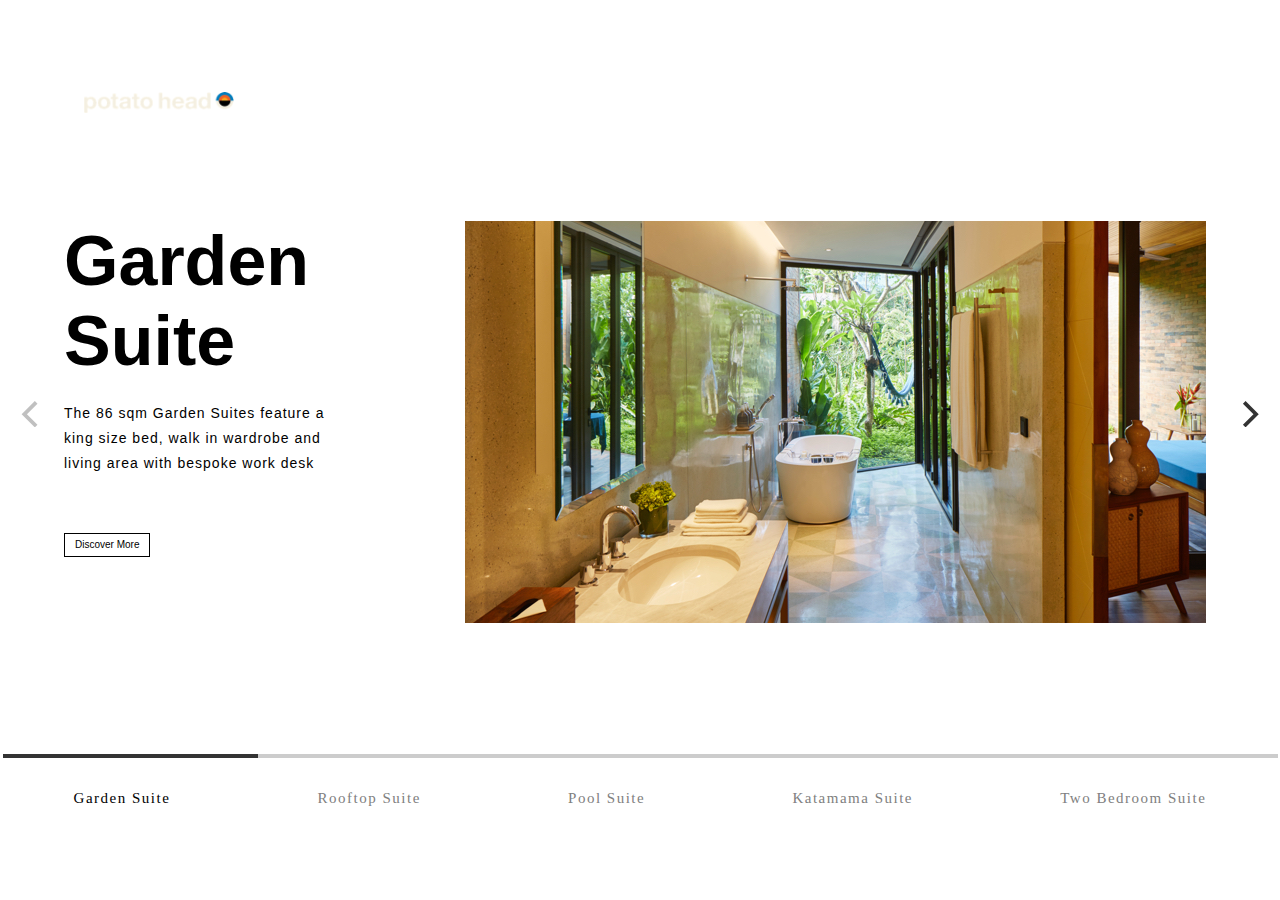
<file: Room.html>
<!doctype html>
<html lang="en">
<head>
  <meta charset="UTF-8"/>
  <meta name="viewport" content="width=device-width, initial-scale=1, maximum-scale=1, user-scalable=no">
  <title>Potatohead</title>
  <meta name="description" content="">

  <link rel="apple-touch-icon" sizes="57x57" href="assets/img/icons/apple-icon-57x57.png">
  <link rel="apple-touch-icon" sizes="60x60" href="assets/img/icons/apple-icon-60x60.png">
  <link rel="apple-touch-icon" sizes="72x72" href="assets/img/icons/apple-icon-72x72.png">
  <link rel="apple-touch-icon" sizes="76x76" href="assets/img/icons/apple-icon-76x76.png">
  <link rel="apple-touch-icon" sizes="114x114" href="assets/img/icons/apple-icon-114x114.png">
  <link rel="apple-touch-icon" sizes="120x120" href="assets/img/icons/apple-icon-120x120.png">
  <link rel="apple-touch-icon" sizes="144x144" href="assets/img/icons/apple-icon-144x144.png">
  <link rel="apple-touch-icon" sizes="152x152" href="assets/img/icons/apple-icon-152x152.png">
  <link rel="apple-touch-icon" sizes="180x180" href="assets/img/icons/apple-icon-180x180.png">
  <link rel="icon" type="image/png" sizes="192x192"  href="assets/img/icons/android-icon-192x192.png">
  <link rel="icon" type="image/png" sizes="32x32" href="assets/img/icons/favicon-32x32.png">
  <link rel="icon" type="image/png" sizes="96x96" href="assets/img/icons/favicon-96x96.png">
  <link rel="icon" type="image/png" sizes="16x16" href="assets/img/icons/favicon-16x16.png">
  <link rel="manifest" href="assets/img/icons/manifest.json">
  <meta name="msapplication-TileColor" content="#ffffff">
  <meta name="msapplication-TileImage" content="assets/img/icons/ms-icon-144x144.png">
  <meta name="theme-color" content="#ffffff">
  <!--
  <link rel="canonical" href="http://clorova.com"/>
  <meta property="og:locale" content="en_US"/>
  <meta property="og:type" content="article"/>
  <meta property="og:title" content="Clorova | Bali & Jakarta Photography, Video, 360 Media Production"/>
  <meta property="og:description" content="Specialising in lifestyle, interiors, 360 and aerial photography and videography, Clorova work across a range of advertising, editorial, pr and corporate clients in Bali and Jakarta."/>
  <meta property="og:url" content="http://clorova.com"/>
  <meta property="og:site_name" content="Clorova | Bali & Jakarta Photography, Video, 360 Media Production"/>
  <meta property="article:publisher" content="https://www.facebook.com/clorova/"/>
  <meta property="og:image" content="http://clorova.comassets/img/general/clorova-banner.jpg"/>
  <meta name="twitter:card" content="summary_large_image"/>
  <meta name="twitter:description" content="Specialising in lifestyle, interiors, 360 and aerial photography and videography, Clorova work across a range of advertising, editorial, pr and corporate clients in Bali and Jakarta."/>
  <meta name="twitter:title" content="Clorova | Bali & Jakarta Photography, Video, 360 Media Production"/>
  <meta name="twitter:site" content="@Clorova"/>
  <meta name="twitter:image" content="http://clorova.comassets/img/general/clorova-banner.jpg"/>
  <meta name="twitter:creator" content="@Clorova"/>
  -->

  <link rel="stylesheet" type="text/css" href="assets/css/fullpage.css" />
  <link rel="stylesheet" type="text/css" href="assets/css/app.css"> 
  <link rel="stylesheet" type="text/css" href="assets/css/flickity.min.css">

  
  <script type="text/javascript" src="assets/js/vendors.js"></script>
  <script type="text/javascript" src="assets/js/fullpage.js"></script>
  <script type="text/javascript" src="assets/js/flickity.pkgd.min.js"></script>
  



</head>
<body class="">


  <div class="arrow-cursor" id="cursor">
    <svg class="arrow-cursor__icon" id="icon" viewBox="0 0 58.6 86.8">
      <path class="arrow-cursor__path" d="M33.2,43.2l-6.5,7L6.1,70.8l9.9,9.9l36.8-36.8c0.4-0.4,0.4-1,0-1.4L16,5.7l-9.9,9.9l20.6,20.6L33.2,43.2z" />
    </svg>
  </div>

     <!-- Nav Banner -->
  <div id="navbar" class="navbar "> 
    <nav>
      <a class="logopot" href="#home">
        <img src='assets/img/global/logo_white.png' class="imglogo light" />
        <img src='assets/img/global/logo_black.png' class="imglogo dark" />
      </a>
        <div id="nav-toggle">
          <div class="mob-nav" onclick="togglePopupNavbar(true)">
               <a href="#menu" class="hamburger light"></a>
               <a href="#menu" class="hamburger dark" id="hamburger-dark"></a>
          </div>

          <div class="search" onclick="togglePopupSearch(true)">
            <svg viewBox="0 0 12 18">
              <path d="M11.8962076,13.3880266 L8.97937458,10.4718404 C9.76180971,9.57250554 10.2355289,8.39911308 10.2355289,7.11662971 C10.2355289,4.29356984 7.93878909,2 5.11776447,2 C2.29407851,2 0,4.2962306 0,7.11662971 C0,9.93702882 2.29673985,12.2332594 5.11776447,12.2332594 C6.40053227,12.2332594 7.57418496,11.7596452 8.47371923,10.9773836 L11.3905522,13.8935698 C11.4597472,13.9627494 11.5528942,14 11.6433799,14 C11.7338656,14 11.8270126,13.9654102 11.8962076,13.8935698 C12.0345975,13.7552106 12.0345975,13.5263858 11.8962076,13.3880266 Z M0.71590153,7.11662971 C0.71590153,4.69002217 2.69061876,2.71840355 5.11510313,2.71840355 C7.54224884,2.71840355 9.51430472,4.69268293 9.51430472,7.11662971 C9.51430472,9.5405765 7.54224884,11.5175166 5.11510313,11.5175166 C2.69061876,11.5175166 0.71590153,9.54323725 0.71590153,7.11662971 Z"></path>
            </svg>
          </div>
      </div>
      <ul class="menu-pages" id="js-menu">
          <li><a href="#experience" class="active">EXPERIENCES</a></li>
          <li><a href="#stay">STAY</a></li>
          <li onclick="togglePopupEat(true)"><a >EAT & DRINK</a></li>
          <li><a href="#shop">SHOP</a></li>
          <li><a href="#journal">JOURNAL</a></li>
          <li class="search" onclick="togglePopupSearch(true)">
            <svg viewBox="0 0 12 18">
              <path d="M11.8962076,13.3880266 L8.97937458,10.4718404 C9.76180971,9.57250554 10.2355289,8.39911308 10.2355289,7.11662971 C10.2355289,4.29356984 7.93878909,2 5.11776447,2 C2.29407851,2 0,4.2962306 0,7.11662971 C0,9.93702882 2.29673985,12.2332594 5.11776447,12.2332594 C6.40053227,12.2332594 7.57418496,11.7596452 8.47371923,10.9773836 L11.3905522,13.8935698 C11.4597472,13.9627494 11.5528942,14 11.6433799,14 C11.7338656,14 11.8270126,13.9654102 11.8962076,13.8935698 C12.0345975,13.7552106 12.0345975,13.5263858 11.8962076,13.3880266 Z M0.71590153,7.11662971 C0.71590153,4.69002217 2.69061876,2.71840355 5.11510313,2.71840355 C7.54224884,2.71840355 9.51430472,4.69268293 9.51430472,7.11662971 C9.51430472,9.5405765 7.54224884,11.5175166 5.11510313,11.5175166 C2.69061876,11.5175166 0.71590153,9.54323725 0.71590153,7.11662971 Z"></path>
            </svg>


            <!--<img src='assets/img/home/search.svg' /> -->
            <a href="#">SEARCH </a>
          </li>
          <li><a href="#">ID</a> | <a href="#" class="active">EN</a></li>
      </ul>
       <div class="booknow" onclick="togglePopupBooknow(true)" ><a class="button">BOOK NOW</a></div> <!--  orginal origin page is not footer. please change -->
    </nav>

  <div class="popup-navbar">
      <div class="mob-header">
        <div class="close" onclick="togglePopupNavbar(false)" style="color:black"> 
          <span > <p style="font-size: 2.5em"> x </p> </span><span ><p style="margin:1.5em 1em; text-transform: uppercase; font-size: 1.1em">Close</p></span>
        </div>
      </div>

      <ul class="mob-menu" style="color: black">
          <li><a href="#experience">EXPERIENCES</a></li>
          <li><a href="#stay">STAY</a></li>
          <li><a href="#eat&drink" class="active">EAT & DRINK</a></li>
          <li><a href="#shop">SHOP</a></li>
          <li><a href="#journal">JOURNAL</a></li>
      </ul>
      
      <div class="mob-lang" style="color: black">
        <a href="#">ID</a><a> | </a> <a href="#" class="active">EN</a>
      </div>

    </div>

  </div>

  <div id="fullpage">
    <!-- Room -->

  <section class="section sect white">
    <div class="room-wrap" >
      <div class="room-slider" data-flickity='{ "cellAlign": "left"}'>
            <div class="room-info">
               <div class="roomdes">
                  <div class= "room" style="width:70%" >
                        <h2>Garden Suite</h2>
                        <p style="color: black;"> The 86 sqm Garden Suites feature a king size bed, walk in wardrobe and living area with bespoke work desk </p>
                        <button id="btn-room" class="btn-discover">Discover More</button>
                  </div>
                </div>
                <div class="room-img">
                 <img  src="assets/img/room/gardensuit.jpg" />
                </div>
            </div> <!-- Garden suite -->

            <div class="room-info">
               <div class="roomdes">
                  <div class= "room" style="width:70%" >
                        <h2>Rooftop Suite</h2>
                        <p style="color: black;"> The 86 sqm Garden Suites feature a king size bed, walk in wardrobe and living area with bespoke work desk </p>
                    <button id="btn-room" class="btn-discover">Discover More</button>
                  </div>
                </div>
                  <div class="room-img">
                   <img  src="assets/img/room/gardensuit.jpg" />
                  </div>
            </div> <!-- Rooftop Suite -->
                <div class="room-info">
               <div class="roomdes">
                  <div class= "room" style="width:70%" >
                        <h2>Pool Suite</h2>
                        <p style="color: black;"> The 86 sqm Garden Suites feature a king size bed, walk in wardrobe and living area with bespoke work desk </p>
                         <button id="btn-room" class="btn-discover">Discover More</button>
                  </div>
                </div>
                  <div class="room-img">
                   <img  src="assets/img/room/gardensuit.jpg" />
                  </div>
            </div> <!-- Pool Suite -->
                <div class="room-info">
               <div class="roomdes">
                  <div class= "room" style="width:70%" >
                        <h2>Katamama Suite</h2>
                        <p style="color: black;"> The 86 sqm Garden Suites feature a king size bed, walk in wardrobe and living area with bespoke work desk </p>
                         <button id="btn-room" class="btn-discover">Discover More</button>
                  </div>
                </div>
                  <div class="room-img">
                   <img  src="assets/img/room/gardensuit.jpg" />
                  </div>
            </div> <!-- Katamama Suite -->
                <div class="room-info">
               <div class="roomdes">
                  <div class= "room" style="width:70%" >
                        <h2>Two Bedroom Suite</h2>
                        <p style="color: black;"> The 86 sqm Garden Suites feature a king size bed, walk in wardrobe and living area with bespoke work desk </p>
                        <button id="btn-room" class="btn-discover">Discover More</button>
                  </div>
                </div>
                  <div class="room-img">
                   <img  src="assets/img/room/gardensuit.jpg" />
                  </div>
            </div> <!-- Two Bedroom Suite -->
      </div> <!-- room-slider -->

      <hr class="room-hr"/>
      <hr class="room-hr2"/> <!-- ini sepertinya garis utk slidernya, bisa di hapus -->

      <div class="roomtype-nav">
        <ul class="room-pages">
          <li><a href="#" class="active">Garden Suite</a></li>
          <li><a href="#">Rooftop Suite</a></li>
          <li ><a href="#">Pool Suite</a></li>
          <li><a href="#">Katamama Suite</a></li>
          <li><a href="#">Two Bedroom Suite</a></li>
        </ul>
      </div>     
  </div>

<div class="room-mobile">
  
</div>


</section>


	<script type="text/javascript" src="assets/js/app.js"></script>
  <script type="text/javascript" src="assets/js/contactform.js"></script>
  <script type="text/javascript" src="assets/js/navtoggle.js"></script> 


</body>

</html>
</file>
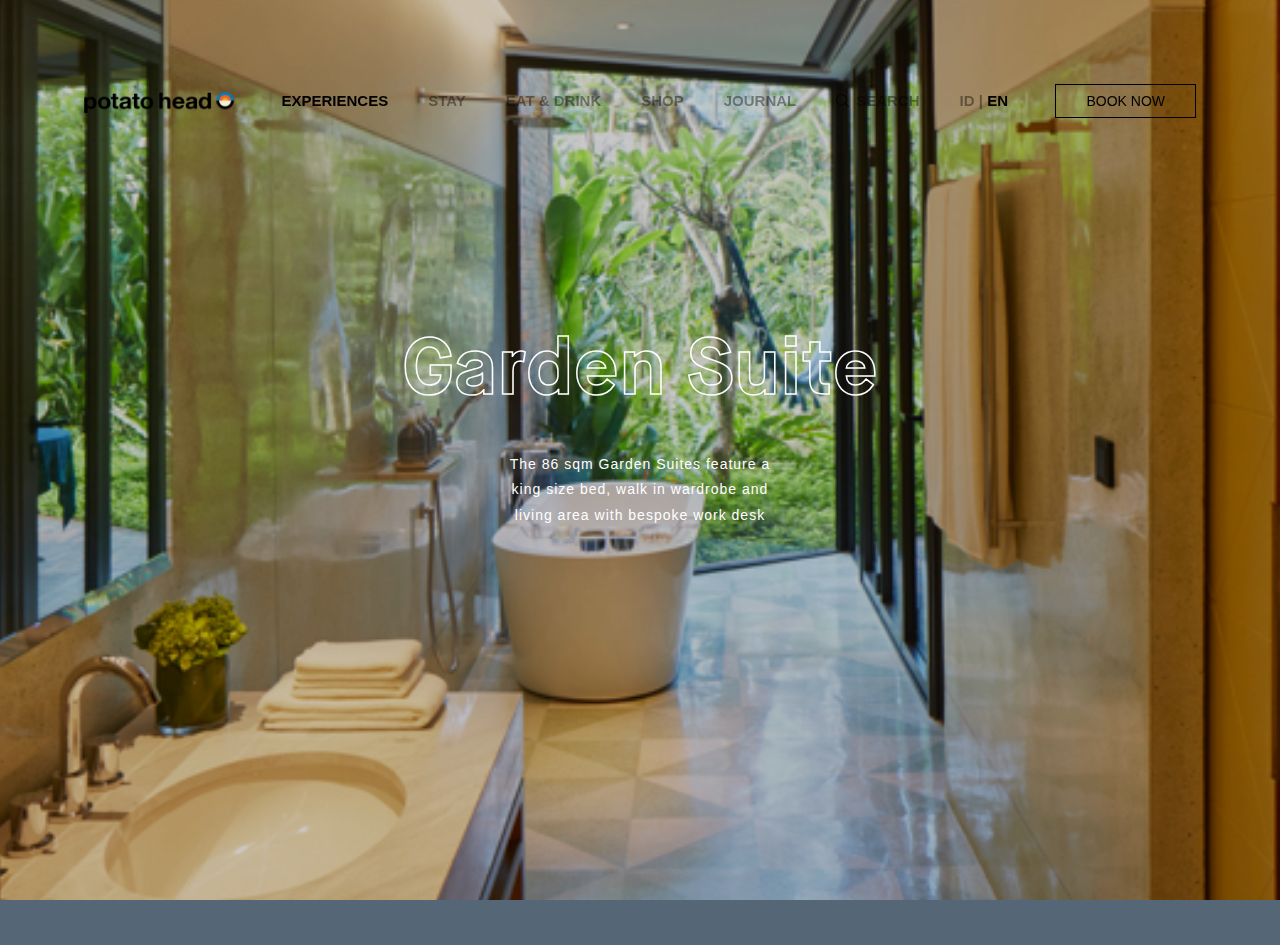
<file: roomdetail.html>
<!doctype html>
<html lang="en">
<head>
  <meta charset="UTF-8"/>
  <meta name="viewport" content="width=device-width, initial-scale=1, maximum-scale=1, user-scalable=no">
  <title>Potatohead</title>
  <meta name="description" content="">

  <link rel="apple-touch-icon" sizes="57x57" href="assets/img/icons/apple-icon-57x57.png">
  <link rel="apple-touch-icon" sizes="60x60" href="assets/img/icons/apple-icon-60x60.png">
  <link rel="apple-touch-icon" sizes="72x72" href="assets/img/icons/apple-icon-72x72.png">
  <link rel="apple-touch-icon" sizes="76x76" href="assets/img/icons/apple-icon-76x76.png">
  <link rel="apple-touch-icon" sizes="114x114" href="assets/img/icons/apple-icon-114x114.png">
  <link rel="apple-touch-icon" sizes="120x120" href="assets/img/icons/apple-icon-120x120.png">
  <link rel="apple-touch-icon" sizes="144x144" href="assets/img/icons/apple-icon-144x144.png">
  <link rel="apple-touch-icon" sizes="152x152" href="assets/img/icons/apple-icon-152x152.png">
  <link rel="apple-touch-icon" sizes="180x180" href="assets/img/icons/apple-icon-180x180.png">
  <link rel="icon" type="image/png" sizes="192x192"  href="assets/img/icons/android-icon-192x192.png">
  <link rel="icon" type="image/png" sizes="32x32" href="assets/img/icons/favicon-32x32.png">
  <link rel="icon" type="image/png" sizes="96x96" href="assets/img/icons/favicon-96x96.png">
  <link rel="icon" type="image/png" sizes="16x16" href="assets/img/icons/favicon-16x16.png">
  <link rel="manifest" href="assets/img/icons/manifest.json">
  <meta name="msapplication-TileColor" content="#ffffff">
  <meta name="msapplication-TileImage" content="assets/img/icons/ms-icon-144x144.png">
  <meta name="theme-color" content="#ffffff">
  <!--
  <link rel="canonical" href="http://clorova.com"/>
  <meta property="og:locale" content="en_US"/>
  <meta property="og:type" content="article"/>
  <meta property="og:title" content="Clorova | Bali & Jakarta Photography, Video, 360 Media Production"/>
  <meta property="og:description" content="Specialising in lifestyle, interiors, 360 and aerial photography and videography, Clorova work across a range of advertising, editorial, pr and corporate clients in Bali and Jakarta."/>
  <meta property="og:url" content="http://clorova.com"/>
  <meta property="og:site_name" content="Clorova | Bali & Jakarta Photography, Video, 360 Media Production"/>
  <meta property="article:publisher" content="https://www.facebook.com/clorova/"/>
  <meta property="og:image" content="http://clorova.comassets/img/general/clorova-banner.jpg"/>
  <meta name="twitter:card" content="summary_large_image"/>
  <meta name="twitter:description" content="Specialising in lifestyle, interiors, 360 and aerial photography and videography, Clorova work across a range of advertising, editorial, pr and corporate clients in Bali and Jakarta."/>
  <meta name="twitter:title" content="Clorova | Bali & Jakarta Photography, Video, 360 Media Production"/>
  <meta name="twitter:site" content="@Clorova"/>
  <meta name="twitter:image" content="http://clorova.comassets/img/general/clorova-banner.jpg"/>
  <meta name="twitter:creator" content="@Clorova"/>
	-->

	<link rel="stylesheet" type="text/css" href="assets/css/fullpage.css" />
  <link rel="stylesheet" type="text/css" href="assets/css/app.css">
  
  <script type="text/javascript" src="assets/js/vendors.js"></script>
  <script type="text/javascript" src="assets/js/fullpage.js"></script>

  



</head>
<body class="">


	<div class="arrow-cursor" id="cursor">
		<svg class="arrow-cursor__icon" id="icon" viewBox="0 0 58.6 86.8">
			<path class="arrow-cursor__path" d="M33.2,43.2l-6.5,7L6.1,70.8l9.9,9.9l36.8-36.8c0.4-0.4,0.4-1,0-1.4L16,5.7l-9.9,9.9l20.6,20.6L33.2,43.2z" />
		</svg>
	</div>

   <!-- Nav Banner -->
  <div id="navbar" class="navbar white"> 
    <nav>
      <a class="logopot" href="#home">
        <img src='assets/img/global/logo_white.png' class="imglogo light" />
        <img src='assets/img/global/logo_black.png' class="imglogo dark" />
      </a>
        <div id="nav-toggle">
          <div class="mob-nav" onclick="togglePopupNavbar(true)">
           <a href="#menu" class="box-shadow-menu"></a>
          </div>
          <div class="mob-search"
           <i class="search-icon" onclick="togglePopupSearch(true)"> <img src="assets/img/home/searchwhite.svg" style="margin: -13px 0.1px;width: 15px;"> </i>
          </div>
        </div>
      <ul class="menu-pages" id="js-menu">
          <li><a href="#experience" class="active">EXPERIENCES</a></li>
          <li><a href="#stay">STAY</a></li>
          <li onclick="togglePopupEat(true)"><a >EAT & DRINK</a></li>
          <li><a href="#shop">SHOP</a></li>
          <li><a href="#journal">JOURNAL</a></li>
          <li class="search" onclick="togglePopupSearch(true)">
            <svg viewBox="0 0 12 18">
              <path d="M11.8962076,13.3880266 L8.97937458,10.4718404 C9.76180971,9.57250554 10.2355289,8.39911308 10.2355289,7.11662971 C10.2355289,4.29356984 7.93878909,2 5.11776447,2 C2.29407851,2 0,4.2962306 0,7.11662971 C0,9.93702882 2.29673985,12.2332594 5.11776447,12.2332594 C6.40053227,12.2332594 7.57418496,11.7596452 8.47371923,10.9773836 L11.3905522,13.8935698 C11.4597472,13.9627494 11.5528942,14 11.6433799,14 C11.7338656,14 11.8270126,13.9654102 11.8962076,13.8935698 C12.0345975,13.7552106 12.0345975,13.5263858 11.8962076,13.3880266 Z M0.71590153,7.11662971 C0.71590153,4.69002217 2.69061876,2.71840355 5.11510313,2.71840355 C7.54224884,2.71840355 9.51430472,4.69268293 9.51430472,7.11662971 C9.51430472,9.5405765 7.54224884,11.5175166 5.11510313,11.5175166 C2.69061876,11.5175166 0.71590153,9.54323725 0.71590153,7.11662971 Z"></path>
            </svg>


            <!--<img src='assets/img/home/search.svg' /> -->
            <a href="#">SEARCH </a>
          </li>
          <li><a href="#">ID</a> | <a href="#" class="active">EN</a></li>
      </ul>
       <div class="booknow" onclick="togglePopupBooknow(true)" ><a class="button">BOOK NOW</a></div> <!--  orginal origin page is not footer. please change -->
    </nav>

  <div class="popup-navbar">
      <div class="mob-header">
        <div class="close" onclick="togglePopupNavbar(false)" style="color:black"> 
          <span > <p style="font-size: 2.5em"> x </p> </span><span ><p style="margin:1.5em 1em; text-transform: uppercase; font-size: 1.1em">Close</p></span>
        </div>
      </div>

      <ul class="mob-menu" style="color: black">
          <li><a href="#experience">EXPERIENCES</a></li>
          <li><a href="#stay">STAY</a></li>
          <li><a href="#eat&drink" class="active">EAT & DRINK</a></li>
          <li><a href="#shop">SHOP</a></li>
          <li><a href="#journal">JOURNAL</a></li>
      </ul>
      
      <div class="mob-lang" style="color: black">
        <a href="#">ID</a><a> | </a> <a href="#" class="active">EN</a>
      </div>

    </div>

  </div>

	<div id="fullpage">

		<!-- Home -->

      <section id="home" class="section sect">
      	<div class="background" style="background-image:url('assets/img/room/gardensuit.jpg')"></div>
      	<div id="res-content" class="section_content">
      		<div class="wrap">
  		    	<h1>
  		    		<span class="q_split"><span class="q_split_wrap rev_item">Garden Suite</span></span>
  		    	</h1>
  		    	<p class="rev_item">The 86 sqm Garden Suites feature a king size bed, walk in wardrobe and living area with bespoke work desk</p>
  		    </div>

          <div class="mobile-booknow">
                <a href="#" class="btn2" onclick="togglePopupBooknow(true)"> BOOK NOW </a>
            </div>
  	    </div>
      </section>


   <!--  Experience  -->


	<script type="text/javascript" src="assets/js/app.js"></script>
  <script type="text/javascript" src="assets/js/navtoggle.js"></script>

</body>

</html>
</file>
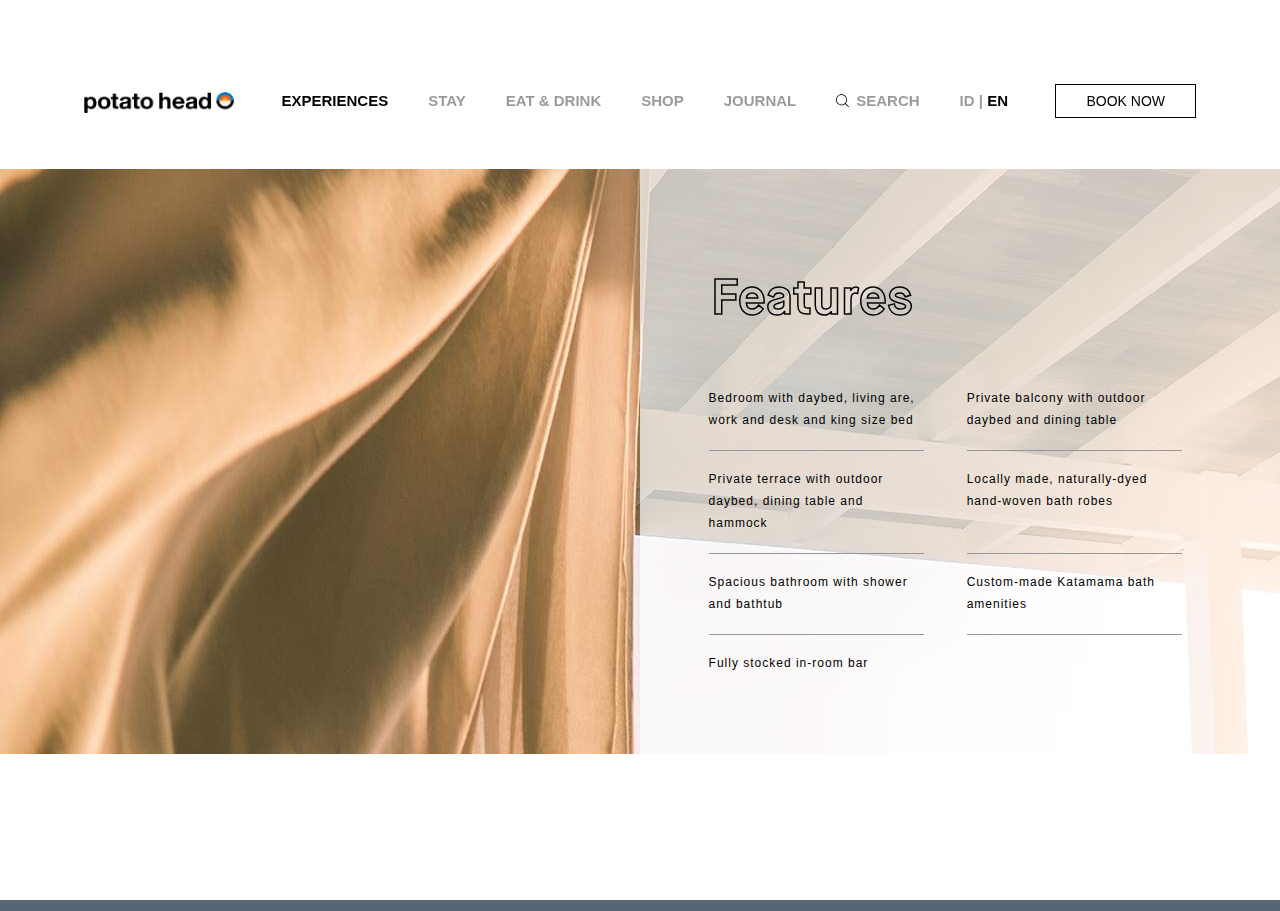
<file: RoomFeatures.html>
<!doctype html>
<html lang="en">
<head>
  <meta charset="UTF-8"/>
  <meta name="viewport" content="width=device-width, initial-scale=1, maximum-scale=1, user-scalable=no">
  <title>Potatohead</title>
  <meta name="description" content="">

  <link rel="apple-touch-icon" sizes="57x57" href="assets/img/icons/apple-icon-57x57.png">
  <link rel="apple-touch-icon" sizes="60x60" href="assets/img/icons/apple-icon-60x60.png">
  <link rel="apple-touch-icon" sizes="72x72" href="assets/img/icons/apple-icon-72x72.png">
  <link rel="apple-touch-icon" sizes="76x76" href="assets/img/icons/apple-icon-76x76.png">
  <link rel="apple-touch-icon" sizes="114x114" href="assets/img/icons/apple-icon-114x114.png">
  <link rel="apple-touch-icon" sizes="120x120" href="assets/img/icons/apple-icon-120x120.png">
  <link rel="apple-touch-icon" sizes="144x144" href="assets/img/icons/apple-icon-144x144.png">
  <link rel="apple-touch-icon" sizes="152x152" href="assets/img/icons/apple-icon-152x152.png">
  <link rel="apple-touch-icon" sizes="180x180" href="assets/img/icons/apple-icon-180x180.png">
  <link rel="icon" type="image/png" sizes="192x192"  href="assets/img/icons/android-icon-192x192.png">
  <link rel="icon" type="image/png" sizes="32x32" href="assets/img/icons/favicon-32x32.png">
  <link rel="icon" type="image/png" sizes="96x96" href="assets/img/icons/favicon-96x96.png">
  <link rel="icon" type="image/png" sizes="16x16" href="assets/img/icons/favicon-16x16.png">
  <link rel="manifest" href="assets/img/icons/manifest.json">
  <meta name="msapplication-TileColor" content="#ffffff">
  <meta name="msapplication-TileImage" content="assets/img/icons/ms-icon-144x144.png">
  <meta name="theme-color" content="#ffffff">
  <!--
  <link rel="canonical" href="http://clorova.com"/>
  <meta property="og:locale" content="en_US"/>
  <meta property="og:type" content="article"/>
  <meta property="og:title" content="Clorova | Bali & Jakarta Photography, Video, 360 Media Production"/>
  <meta property="og:description" content="Specialising in lifestyle, interiors, 360 and aerial photography and videography, Clorova work across a range of advertising, editorial, pr and corporate clients in Bali and Jakarta."/>
  <meta property="og:url" content="http://clorova.com"/>
  <meta property="og:site_name" content="Clorova | Bali & Jakarta Photography, Video, 360 Media Production"/>
  <meta property="article:publisher" content="https://www.facebook.com/clorova/"/>
  <meta property="og:image" content="http://clorova.comassets/img/general/clorova-banner.jpg"/>
  <meta name="twitter:card" content="summary_large_image"/>
  <meta name="twitter:description" content="Specialising in lifestyle, interiors, 360 and aerial photography and videography, Clorova work across a range of advertising, editorial, pr and corporate clients in Bali and Jakarta."/>
  <meta name="twitter:title" content="Clorova | Bali & Jakarta Photography, Video, 360 Media Production"/>
  <meta name="twitter:site" content="@Clorova"/>
  <meta name="twitter:image" content="http://clorova.comassets/img/general/clorova-banner.jpg"/>
  <meta name="twitter:creator" content="@Clorova"/>
  -->

  <link rel="stylesheet" type="text/css" href="assets/css/fullpage.css" />
  <link rel="stylesheet" type="text/css" href="assets/css/app.css"> 
  <link rel="stylesheet" type="text/css" href="assets/css/flickity.min.css">

  
  <script type="text/javascript" src="assets/js/vendors.js"></script>
  <script type="text/javascript" src="assets/js/fullpage.js"></script>
  <script type="text/javascript" src="assets/js/flickity.pkgd.min.js"></script>
  



</head>
<body class="">


  <div class="arrow-cursor" id="cursor">
    <svg class="arrow-cursor__icon" id="icon" viewBox="0 0 58.6 86.8">
      <path class="arrow-cursor__path" d="M33.2,43.2l-6.5,7L6.1,70.8l9.9,9.9l36.8-36.8c0.4-0.4,0.4-1,0-1.4L16,5.7l-9.9,9.9l20.6,20.6L33.2,43.2z" />
    </svg>
  </div>

   <!-- Nav Banner -->
  <div id="navbar" class="navbar white"> 
    <nav>
      <a class="logopot" href="#home">
        <img src='assets/img/global/logo_white.png' class="imglogo light" />
        <img src='assets/img/global/logo_black.png' class="imglogo dark" />
      </a>
        <div id="nav-toggle">
          <div class="mob-nav" onclick="togglePopupNavbar(true)">
           <a href="#menu" class="box-shadow-menu"></a>
          </div>
          <div class="mob-search"
           <i class="search-icon" onclick="togglePopupSearch(true)"> <img src="assets/img/home/searchwhite.svg" style="margin: -13px 0.1px;width: 15px;"> </i>
          </div>
        </div>
      <ul class="menu-pages" id="js-menu">
          <li><a href="#experience" class="active">EXPERIENCES</a></li>
          <li><a href="#stay">STAY</a></li>
          <li onclick="togglePopupEat(true)"><a >EAT & DRINK</a></li>
          <li><a href="#shop">SHOP</a></li>
          <li><a href="#journal">JOURNAL</a></li>
          <li class="search" onclick="togglePopupSearch(true)">
            <svg viewBox="0 0 12 18">
              <path d="M11.8962076,13.3880266 L8.97937458,10.4718404 C9.76180971,9.57250554 10.2355289,8.39911308 10.2355289,7.11662971 C10.2355289,4.29356984 7.93878909,2 5.11776447,2 C2.29407851,2 0,4.2962306 0,7.11662971 C0,9.93702882 2.29673985,12.2332594 5.11776447,12.2332594 C6.40053227,12.2332594 7.57418496,11.7596452 8.47371923,10.9773836 L11.3905522,13.8935698 C11.4597472,13.9627494 11.5528942,14 11.6433799,14 C11.7338656,14 11.8270126,13.9654102 11.8962076,13.8935698 C12.0345975,13.7552106 12.0345975,13.5263858 11.8962076,13.3880266 Z M0.71590153,7.11662971 C0.71590153,4.69002217 2.69061876,2.71840355 5.11510313,2.71840355 C7.54224884,2.71840355 9.51430472,4.69268293 9.51430472,7.11662971 C9.51430472,9.5405765 7.54224884,11.5175166 5.11510313,11.5175166 C2.69061876,11.5175166 0.71590153,9.54323725 0.71590153,7.11662971 Z"></path>
            </svg>


            <!--<img src='assets/img/home/search.svg' /> -->
            <a href="#">SEARCH </a>
          </li>
          <li><a href="#">ID</a> | <a href="#" class="active">EN</a></li>
      </ul>
       <div class="booknow" onclick="togglePopupBooknow(true)" ><a class="button">BOOK NOW</a></div> <!--  orginal origin page is not footer. please change -->
    </nav>

  <div class="popup-navbar">
      <div class="mob-header">
        <div class="close" onclick="togglePopupNavbar(false)" style="color:black"> 
          <span > <p style="font-size: 2.5em"> x </p> </span><span ><p style="margin:1.5em 1em; text-transform: uppercase; font-size: 1.1em">Close</p></span>
        </div>
      </div>

      <ul class="mob-menu" style="color: black">
          <li><a href="#experience">EXPERIENCES</a></li>
          <li><a href="#stay">STAY</a></li>
          <li><a href="#eat&drink" class="active">EAT & DRINK</a></li>
          <li><a href="#shop">SHOP</a></li>
          <li><a href="#journal">JOURNAL</a></li>
      </ul>
      
      <div class="mob-lang" style="color: black">
        <a href="#">ID</a><a> | </a> <a href="#" class="active">EN</a>
      </div>

    </div>
https://open.spotify.com/track/3tZm76otWH20xzJC7icHCk
  </div>

  <div id="fullpage">
    <!-- Room -->

  <section class="section sect white">
    <div class="room-feature" style="background-image:url('assets/img/home/slide2-1.jpg')">
      <div class="feature-info">
            <div class="feature-left"></div>
               <div class="feature-des">
                  <div class="detail-header"> <h1 >Features</h1></div>
                        <div class="features-detail">
                             <p style="color: black;"> Bedroom with daybed, living are, work and desk and king size bed</p>
                             
                              <p style="color: black;"> Private balcony with outdoor daybed and dining table</p>
                               
                              <p style="color: black;"> Private terrace with outdoor daybed, dining table and hammock </p>
                               
                              <p style="color: black;"> Locally made, naturally-dyed hand-woven bath robes </p>
                               
                              <p style="color: black;"> Spacious bathroom with shower and bathtub </p>
                               
                              <p style="color: black;"> Custom-made Katamama bath amenities </p>
                               
                              <p style="color: black;"> Fully stocked in-room bar </p>

                        </div>
                </div>
        </div>
    </div>

</section>


	<script type="text/javascript" src="assets/js/app.js"></script>
  <script type="text/javascript" src="assets/js/contactform.js"></script>
  <script type="text/javascript" src="assets/js/navtoggle.js"></script> 


</body>

</html>
</file>
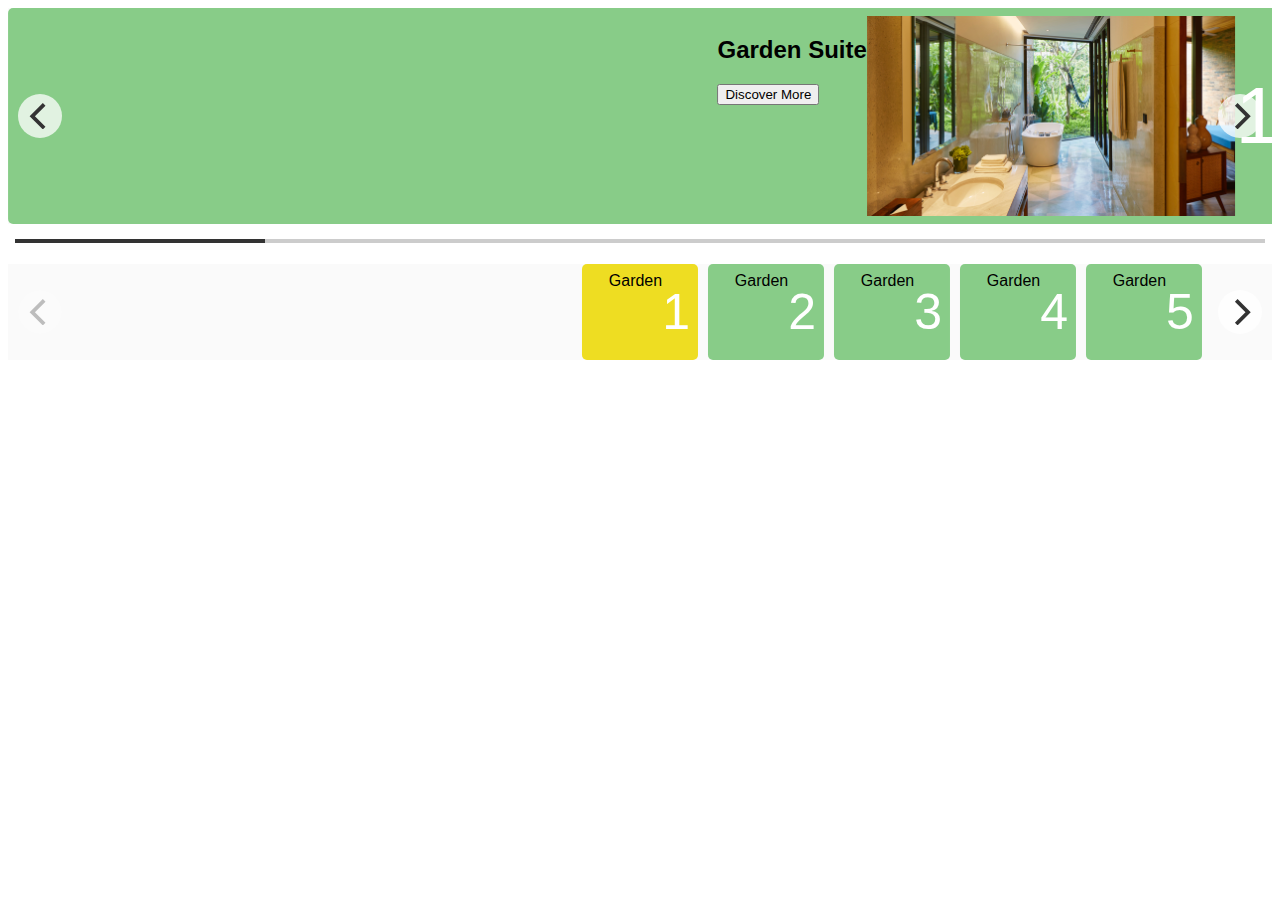
<file: test2.html>
<!-- file utk belajar flickity -->
<!DOCTYPE html>
<html>
<head>
	<title>Flickity slider Test </title>
	  <link rel="stylesheet" type="text/css" href="assets/css/flickity.min.css">
	  <script type="text/javascript" src="assets/js/flickity.pkgd.min.js"></script>

	  <style>
	  	html { box-sizing: border-box; } 
	  	*, #:before, *:after {
	  		box-sizing: inherit;
	  	}
	  	img { 
	  	max-width: 100%;
	  	height: auto; }
	  	.carousel-cell {width:55%; padding:.5rem; display: flex; flex-direction: row-reverse;}
	  	body { font-family: sans-serif; }

		.carousel {
		  background: #FAFAFA;
		  margin-bottom: 40px;
		}

		.carousel-cell {
		  width: 100%;
		  height: 200px;
		  margin-right: 10px;
		  background: #8C8;
		  border-radius: 5px;
		  counter-increment: carousel-cell;
		}

		/* cell number */
		.carousel-cell:before {
		  display: block;
		  text-align: center;
		  content: counter(carousel-cell);
		  line-height: 200px;
		  font-size: 80px;
		  color: white;
		}

		.carousel-nav .carousel-cell {
		  height: 80px;
		  width: 100px;
		}

		.carousel-nav .carousel-cell:before {
		  font-size: 50px;
		  line-height: 80px;
		}

		.carousel-nav .carousel-cell.is-nav-selected {
		  background: #ED2;
		}
		.flickity-page-dots {
		  bottom: -22px;
		}
		/* dots are lines */
		.flickity-page-dots .dot {
		  height: 4px;
		  width: 250px;
		  margin: 0;
		  border-radius: 0;
		}

	  </style>
</head>
<body>

	<div class="carousel carousel-main" data-flickity='{ "cellAlign": "left", "wrapAround": true }'>
		
		<div class="carousel-cell">
			<img src="assets/img/room/gardensuit.jpg" />
			<div class="room">
				 <h2>Garden Suite</h2>           
				    <div class="viewmore-container">
				    <button id="btn-discover" class="button2">Discover More</button>
				    </div>
			</div>
		</div>
		<div class="carousel-cell">
			<img src="assets/img/room/gardensuit.jpg" />
			<div class="room">
				 <h2>Garden Suite</h2>           
				    <div class="viewmore-container">
				    <button id="btn-discover" class="button2">Discover More</button>
				    </div>
			</div>
		</div>
		<div class="carousel-cell">
			<img src="assets/img/room/gardensuit.jpg" />
			<div class="room">
				 <h2>Garden Suite</h2>           
				    <div class="viewmore-container">
				    <button id="btn-discover" class="button2">Discover More</button>
				    </div>
			</div>
		</div>
		<div class="carousel-cell">
			<img src="assets/img/room/gardensuit.jpg" />
			<div class="room">
				 <h2>Garden Suite</h2>           
				    <div class="viewmore-container">
				    <button id="btn-discover" class="button2">Discover More</button>
				    </div>
			</div>
		</div>
		<div class="carousel-cell">
			<img src="assets/img/room/gardensuit.jpg" />
			<div class="room">
				 <h2>Garden Suite</h2>           
				    <div class="viewmore-container">
				    <button id="btn-discover" class="button2">Discover More</button>
				    </div>
			</div>
		</div>
	</div> <!-- carousel carousel-main -->
  <div class="carousel carousel-nav" data-flickity='{ "asNavFor": ".carousel-main", "pageDots": false }'>
  	 <div class="carousel-cell">Garden</div>
  	 <div class="carousel-cell">Garden</div>
  	 <div class="carousel-cell">Garden</div>
  	 <div class="carousel-cell">Garden</div>
  	 <div class="carousel-cell">Garden</div>
  </div>	
</body>
</html>
</file>
<file: assets/css/fullpage.css>
/*!
 * fullPage 3.0.4
 * https://github.com/alvarotrigo/fullPage.js
 *
 * @license GPLv3 for open source use only
 * or Fullpage Commercial License for commercial use
 * http://alvarotrigo.com/fullPage/pricing/
 *
 * Copyright (C) 2018 http://alvarotrigo.com/fullPage - A project by Alvaro Trigo
 */
html.fp-enabled,
.fp-enabled body {
    margin: 0;
    padding: 0;
    overflow:hidden;

    /*Avoid flicker on slides transitions for mobile phones #336 */
    -webkit-tap-highlight-color: rgba(0,0,0,0);
}
.fp-section {
    position: relative;
    -webkit-box-sizing: border-box; /* Safari<=5 Android<=3 */
    -moz-box-sizing: border-box; /* <=28 */
    box-sizing: border-box;
}
.fp-slide {
    float: left;
}
.fp-slide, .fp-slidesContainer {
    height: 100%;
    display: block;
}
.fp-slides {
    z-index:1;
    height: 100%;
    overflow: hidden;
    position: relative;
    -webkit-transition: all 0.3s ease-out; /* Safari<=6 Android<=4.3 */
    transition: all 0.3s ease-out;
}
.fp-section.fp-table, .fp-slide.fp-table {
    display: table;
    table-layout:fixed;
    width: 100%;
}
.fp-tableCell {
    display: table-cell;
    vertical-align: middle;
    width: 100%;
    height: 100% !important;
}
.fp-slidesContainer {
    float: left;
    position: relative;
}
.fp-controlArrow {
    -webkit-user-select: none; /* webkit (safari, chrome) browsers */
    -moz-user-select: none; /* mozilla browsers */
    -khtml-user-select: none; /* webkit (konqueror) browsers */
    -ms-user-select: none; /* IE10+ */
    position: absolute;
    z-index: 4;
    top: 50%;
    cursor: pointer;
    width: 0;
    height: 0;
    border-style: solid;
    margin-top: -38px;
    -webkit-transform: translate3d(0,0,0);
    -ms-transform: translate3d(0,0,0);
    transform: translate3d(0,0,0);
}
.fp-controlArrow.fp-prev {
    left: 15px;
    width: 0;
    border-width: 38.5px 34px 38.5px 0;
    border-color: transparent #fff transparent transparent;
}
.fp-controlArrow.fp-next {
    right: 15px;
    border-width: 38.5px 0 38.5px 34px;
    border-color: transparent transparent transparent #fff;
}
.fp-scrollable {
    overflow: hidden;
    position: relative;
}
.fp-scroller{
    overflow: hidden;
}
.iScrollIndicator{
    border: 0 !important;
}
.fp-notransition {
    -webkit-transition: none !important;
    transition: none !important;
}
#fp-nav {
    position: fixed;
    z-index: 100;
    margin-top: -32px;
    top: 50%;
    opacity: 1;
    -webkit-transform: translate3d(0,0,0);
}
#fp-nav.fp-right {
    right: 17px;
}
#fp-nav.fp-left {
    left: 17px;
}
.fp-slidesNav{
    position: absolute;
    z-index: 4;
    opacity: 1;
    -webkit-transform: translate3d(0,0,0);
    -ms-transform: translate3d(0,0,0);
    transform: translate3d(0,0,0);
    left: 0 !important;
    right: 0;
    margin: 0 auto !important;
}
.fp-slidesNav.fp-bottom {
    bottom: 17px;
}
.fp-slidesNav.fp-top {
    top: 17px;
}
#fp-nav ul,
.fp-slidesNav ul {
  margin: 0;
  padding: 0;
}
#fp-nav ul li,
.fp-slidesNav ul li {
    display: block;
    width: 14px;
    height: 13px;
    margin: 7px;
    position:relative;
}
.fp-slidesNav ul li {
    display: inline-block;
}
#fp-nav ul li a,
.fp-slidesNav ul li a {
    display: block;
    position: relative;
    z-index: 1;
    width: 100%;
    height: 100%;
    cursor: pointer;
    text-decoration: none;
}
#fp-nav ul li a.active span,
.fp-slidesNav ul li a.active span,
#fp-nav ul li:hover a.active span,
.fp-slidesNav ul li:hover a.active span{
    height: 12px;
    width: 12px;
    margin: -6px 0 0 -6px;
    border-radius: 100%;
 }
#fp-nav ul li a span,
.fp-slidesNav ul li a span {
    border-radius: 50%;
    position: absolute;
    z-index: 1;
    height: 4px;
    width: 4px;
    border: 0;
    background: #333;
    left: 50%;
    top: 50%;
    margin: -2px 0 0 -2px;
    -webkit-transition: all 0.1s ease-in-out;
    -moz-transition: all 0.1s ease-in-out;
    -o-transition: all 0.1s ease-in-out;
    transition: all 0.1s ease-in-out;
}
#fp-nav ul li:hover a span,
.fp-slidesNav ul li:hover a span{
    width: 10px;
    height: 10px;
    margin: -5px 0px 0px -5px;
}
#fp-nav ul li .fp-tooltip {
    position: absolute;
    top: -2px;
    color: #fff;
    font-size: 14px;
    font-family: arial, helvetica, sans-serif;
    white-space: nowrap;
    max-width: 220px;
    overflow: hidden;
    display: block;
    opacity: 0;
    width: 0;
    cursor: pointer;
}
#fp-nav ul li:hover .fp-tooltip,
#fp-nav.fp-show-active a.active + .fp-tooltip {
    -webkit-transition: opacity 0.2s ease-in;
    transition: opacity 0.2s ease-in;
    width: auto;
    opacity: 1;
}
#fp-nav ul li .fp-tooltip.fp-right {
    right: 20px;
}
#fp-nav ul li .fp-tooltip.fp-left {
    left: 20px;
}
.fp-auto-height.fp-section,
.fp-auto-height .fp-slide,
.fp-auto-height .fp-tableCell{
    height: auto !important;
}

.fp-responsive .fp-auto-height-responsive.fp-section,
.fp-responsive .fp-auto-height-responsive .fp-slide,
.fp-responsive .fp-auto-height-responsive .fp-tableCell {
    height: auto !important;
}

/*Only display content to screen readers*/
.fp-sr-only{
    position: absolute;
    width: 1px;
    height: 1px;
    padding: 0;
    overflow: hidden;
    clip: rect(0, 0, 0, 0);
    white-space: nowrap;
    border: 0;
}
</file>
<file: assets/css/app.css>
@font-face{
    font-family:mn;
    src:url("../fonts/maison/MaisonNeue-Light.woff") format('woff');
    font-style:normal;
    font-weight:200
}
@font-face{
    font-family:mn;
    src:url("../fonts/maison/MaisonNeue-Book.woff") format('woff');
    font-style:normal;
    font-weight:300
}
@font-face{
    font-family:mn;
    src:url("../fonts/maison/MaisonNeue-Medium.woff") format('woff');
    font-style:normal;
    font-weight:400
}
@font-face{
    font-family:mn;
    src:url("../fonts/maison/MaisonNeue-Demi.woff") format('woff');
    font-style:normal;
    font-weight:500
}
@font-face{
    font-family:mn;
    src:url("../fonts/maison/MaisonNeue-Bold.woff") format('woff');
    font-style:normal;
    font-weight:700
}


/* RESET-GENERAL STYLES
–––––––––––––––––––––––––––––––––––––––––––––––––– */

* {
	margin: 0;
	padding: 0;
	box-sizing: border-box;
	
}

html {
	font-size: 62.5%;
}

body {
	color: #fff;
	background-color: #556677;
	font-family: 'Helvetica Neue', Arial, sans-serif;
	-webkit-font-smoothing: antialiased;
	-moz-osx-font-smoothing: grayscale;

}

a {
	text-decoration: none;
	color: white;
}

ul, li {
	list-style-type: none;
}


.q_split {
  display: block;
  /*overflow: hidden;*/
  /*overflow-y:hidden;*/
  /*overflow-x:visible;*/
}
.q_split_wrap {
  display: block;
}


/* SECTION STYLES - fullPage.js 
–––––––––––––––––––––––––––––––––––––––––––––––––– */

section { 
	text-align: center;
	/*max-width: 1280px;
	margin: 0 auto;*/
}


h1 {
	font-family: 'mn', Arial, sans-serif;
	font-size: 8em;
	margin-bottom: 20px;
	color: black;
  -webkit-text-fill-color: transparent; 
  -webkit-text-stroke-width: 1.5px;
  -webkit-text-stroke-color: #fff;
  margin:0px;
}

header {
		font-family: 'mn', Arial, sans-serif;
		font-size: 4em;
		margin-bottom: 20px;
		color: black;
		-webkit-text-fill-color: white; 
		-webkit-text-stroke-width: 2px;
		-webkit-text-stroke-color: black;
}

h2 {
	text-transform: lowercase;
	font-size: 4em;
	margin-bottom: 20px;
}

h3 {
	font-weight: 300;
	font-size: 2.8em;
	font-family:'Helvetica Neue';
}

p {
	font-size:14px;
	line-height:1.8;
	font-weight:400;
	letter-spacing: 1px;
}

@media screen and (max-width: 812px) {h1 {font-size: 4.5em;} p{padding: 0 2.5em;}}

@media screen and (max-width: 320px){h1 {font-size: 4em;}p {font-size: 13px; padding: 0 2.5em;}}
.subHeading { 
margin: 30px; 
margin-top: 20px;}


.button {
	display: inline-block;
	text-align: center;
	padding:8px 30px;
	border: 1px solid #fff;
	color:#fff;
	font-size:14px;
	transition: all .2s ease;
}

@media screen and (max-width: 768px) {.button {padding: 6px 45px;}}
@media screen and (max-width: 320px) {.button {padding: 6px 45px;}}

.viewmore-container .button2, .button3{

	position: relative;
	height: 28px;
	width: auto;
	padding:5px 30px;
	border: 1px solid #000 !important;
	color:#000 !important;
	font-size:14px;
	transition: all .2s ease;
	background-color: white;

	

}

.btn-discover { 
    position: relative;
    height: 24px;
    width: auto;
    border: 1px solid #000 !important;
    color: #000 !important;
    transition: all .2s ease;
    background-color: white;
    font-size: 10px;
    padding: 5px 10px; }

.button:hover {
	background:#fff;
	color:#000;
}


.description {
	text-align: left !important;
}

 .mydot{
     background:orange;
     border-radius: 50%;
     display: inline-block;
     height: 10px;
     margin-left: 4px;
     margin-right: 4px;
     width: 10px;
}

.black {
	color: black;
		-webkit-text-fill-color: white; 
		-webkit-text-stroke-width: 2px;
		-webkit-text-stroke-color: black;
}

.description .title p {color: rgba(0,0,0,0.4);	font-family: "Helvetica Neue";	font-size: 11.2px;	letter-spacing: 0.64px;}
.description .subtitle h3 { font-size: 23.2px;	font-weight: bold;	letter-spacing: 0.64px; }
.description .subtitle small {font-size: 11.2px; padding-top: 3%;letter-spacing: 0.64px;}
.description .detail {display: flex;}
.description .detail #start {align-items: flex-start; font-size: 8.8px; color: rgba(0,0,0,0.39); letter-spacing: 0.94px;}
.description .detail #end {align-items: flex-end; color: rgba(0,0,0,0.39); padding-left: 20px; font-size: 8.8px; padding-top: 0.4%; letter-spacing: 0.94px;}
/* NAV BAR STYLES - fullPage.js 
–––––––––––––––––––––––––––––––––––––––––––––––––– */

nav {
	display: flex;
	justify-content: space-between;
	padding:84px;
	position: fixed;
	left:0;
	top:0;
	width: 100%;
	z-index: 9;
	}
@media screen and (max-width: 812px) {
	nav {padding:20px;}
}


.navbar .menu-pages{display: flex;}
.navbar .menu-pages li {
	padding: 0 20px;
	font-size: 1.5em;
	font-weight: 700;
	padding-top: 1%;
}
@media screen and (max-width: 1024px){
	.navbar .menu-pages li {padding: 0 10px;
	font-size: 1.3em;
	padding-top: 1.5%;}
}
.navbar .imglogo {width:150px;height:auto; padding-top: 5%;}
.navbar .logopot .dark {display: none;}
.navbar .search {position:relative;}
.navbar .search svg {
	fill:#fff;
	width:13px;
	position:absolute;
}
.navbar .search a {padding-left:20px;}
.navbar .menu-pages *{color: rgba(255,255,255,0.4);}
.navbar .menu-pages a {transition: color .2s ease;}
.navbar .menu-pages a.active {color:#fff;}
.navbar .menu-pages a:hover {color:#fff;}
.navbar.white .menu-pages *{	color: rgba(0,0,0,0.4);}
.navbar.white .menu-pages a.active {color:#000;}
.navbar.white .menu-pages a:hover {color:#000;}
.navbar.white .search svg {fill:#000;}
.navbar.white .button {border-color: #000;color:#000;}
.navbar.white .button:hover {background-color: #000;color:#fff;}
.navbar.white .logopot .light {display: none;}
.navbar.white .logopot .dark {display: block;}
.nav-toggle{  display: flex; align-items: center; }
.hamburger {position: relative; width: 25px;
    height: 25px; display: flex;justify-content: center;
    align-items: center;padding-right: 4em;top: 11%;}
.hamburger:before {
  content: "";
  position: absolute;
  border-bottom: 0.7em double white; 
    border-top: 0.15em solid white; 
    height: 0.313em; 
    width:2em; 
    top:10px; 
}

.mob-nav .dark:before {
	border-bottom: 0.7em double black; 
    border-top: 0.15em solid black; 
}
.navbar .mob-nav .dark{display: none;}
.navbar.white .mob-nav .dark{display: block;}
.navbar.white .mob-nav .light{display: none;}
.search-icon img {position: relative; display: block;    padding-left: 3.5em; top: -1.5em;}
#nav-toggle {padding-right: 2em;}
#nav-toggle { display: none; cursor: pointer; }
#hamburger-dark{ padding-right: 5em !important; }
@media screen and  (max-width: 812px) {
	#nav-toggle {display:flex; flex-direction: row;}
	#js-menu{display: none;}
	.booknow{display: none;}
	.navbar .search svg {top:10px; width:14px;}
}

/* MOBILE NAV BAR STYLES - fullPage.js 
–––––––––––––––––––––––––––––––––––––––––––––––––– */
.popup-navbar {
	position: fixed;
	top: 0;
	bottom: 0;
	right: 0;
	left: 0;
	background: rgba(255,255,255,0.85);
	opacity: 0;
	pointer-events: none;
	transition: all 0.3s ease;
	z-index: 999;
	display: flex; 
	flex-direction: column;	
}

.popup-navbar.active {
	opacity: 1;
	pointer-events: auto;
}
.popup-navbar .mob-header {padding-top:3%;}
.popup-navbar .mob-header .close {display: flex; flex-direction: row; margin-right:3%;justify-content: flex-end;}
.popup-navbar .mob-header .close p {padding:0 !important;}
.popup-navbar .mob-menu {margin-top: 10%;}
.popup-navbar .mob-menu a{color: grey; font-size:20px; font-weight: 500; letter-spacing: 0.1em;}
.popup-navbar .mob-lang {display: flex;
    justify-content: flex-end;
    align-items: flex-end;
    align-content: flex-end;
    margin-right: 5%;
    margin-top: 70%;
	}

.popup-navbar .mob-menu a.active {color:#000;}
.popup-navbar .mob-lang a.active {color:#000;}
 .popup-navbar .mob-lang a { color: grey; font-size: 1.2em; font-weight: 500; letter-spacing: 0.15em;}

 .popup-navbar .mob-menu li { margin: 20px; }


/* SLIDENAV STYLES - fullPage.js 
–––––––––––––––––––––––––––––––––––––––––––––––––– */

#fp-nav ul li a span, 
.fp-slidesNav ul li a span {
	background: white;
	width: 8px;
	height: 8px;
	margin: -4px 0 0 -4px;
}

#fp-nav ul li a.active span, 
.fp-slidesNav ul li a.active span, 
#fp-nav ul li:hover a.active span, 
.fp-slidesNav ul li:hover a.active span {
	width: 16px;
	height: 16px;
	margin: -8px 0 0 -8px;
	background: transparent;
	box-sizing: border-box;
	border: 1px solid #24221F;
}

.fp-controlArrow {
	
  height: 100%;
  margin-top: 0;
  top: 0;
  background-image: none;
  border:none;
  cursor:none;
}

.fp-controlArrow.fp-prev {
	left:0;
	width: 40%;
}
.fp-controlArrow.fp-next {
	right:0;
	width: 40%;
}


.arrow-cursor {
	width: 80px;
  height: 110px;
  position: fixed;
  z-index: 10000000;
  pointer-events: none;
  transform: translateX(-50%) translateY(-50%);
  -webkit-transform: translateX(-50%) translateY(-50%);
  


}

.arrow-cursor.hover {
	opacity:1;
}

.arrow-cursor .arrow-cursor__icon {
    position: absolute;
    left: 0;
    top: 0;
    width: 100%;
    height: 100%;
}

.arrow-cursor .arrow-cursor__icon .arrow-cursor__path {
    fill: none;
    stroke: #fff;
    stroke-linecap: round;
    stroke-linejoin: round;
    stroke-width: 1.5px;
}


/* COMPONENT STYLES - fullPage.js 
–––––––––––––––––––––––––––––––––––––––––––––––––– */


section {
	position: relative;
	background-color: #000;
}
/*
.section2 {
	position:relative;
	background-color: #fff !important;
}*/

.slide {
	overflow:hidden;
}

.section .background {
	position: absolute;
	top:0;
	left:0;
	width:100%;
	height:100%;
  -webkit-background-size: cover;
  -moz-background-size: cover;
  -o-background-size: cover;
  background-size: cover;
  background-position: center center;
  opacity:.8;
  -webkit-transform:scale(1.1);
  transform:scale(1.1);
  transform-origin: center center;
}

.box-des { margin: 1em 2em !important; }

.section .section_content {
	position: absolute;
	top:0;
	left:0;
	width:100%;
	height:100%;
	display: flex;
  align-items: center;
  justify-content: center;
  flex-direction: column;
  margin:0 auto !important;}
/*
  @media screen and (max-width: 768px) {
  	#res-content{height:111%;}
  }
 @media screen and (max-width: 320px) {
  	#res-content {height:111%;}
  }*/

.section .section_content p {
	max-width: 295px;
	margin:40px auto;
}

.mobile-booknow { 
	background-color: #fff; 
	height:5.25em; 
	width:100%; 
	display: none;
	position: absolute; 
	bottom: 0;
 }

 @media screen and (min-width: 667px){
 	#booknow { margin-left: -20%; }}
 	 @media screen and (min-width: 667px){
 	#booknow { margin-left: -16%; }}
 .btn2 { 
 color: #000;
 font-size: 1.5em;
 font-weight:500;
 padding: 0.938em 9.69em;
 width: 100%;
 text-align: center; }

 @media screen and (max-width: 768px){
 	.mobile-booknow {display:flex;} 
 }
 @media screen and (max-width:320px) {
 	.mobile-booknow {display:flex;} 
 	.btn2{font-size:1.27em; padding: 1.5em 9.7em;}
 }


/* SECTON WHITE BACKGROUND STYLES - fullPage.js 
–––––––––––––––––––––––––––––––––––––––––––––––––– */

.section .container {
	height: 100%;
	display: grid;
	grid-gap: 10px;
	/*grid-template-columns: repeat(3, 1fr) ;*/
	grid-template-columns: repeat(auto-fill, minmax(150px, 1fr));
	grid-template-rows: 11.2em auto 9.2em;
	padding: 16.6em 6.2em 15.6em;
	max-width: 1280px;
	margin: 0 auto;
}

@media screen and (max-width: 720px) {.section .container{padding:9.6em .2em 15.6em;}}
@media screen and (max-width: 768px) {.section .container{padding:15.6em 7em 15.6em;;}}
.wrap-2 {
	max-width: 1280px;
	margin: 0 auto;
	height: 100%;
	display: grid; 
	grid-gap: 2px;
	grid-template-columns: repeat(14, 1fr) ;
	padding: 18.6em 5.2em 15.6em; 
	padding-right: 20px;
	max-height: 50vh;
	padding-top: 0;
}

.titlewrap {

	grid-column: 1/-1;
	display: flex; 
	align-items: flex-start;
	padding-left:2%;

}

.list-container {
	grid-column: 1/-1;
 	grid-column-gap: 40px;

 	display: -webkit-box;  /* OLD - iOS 6-, Safari 3.1-6, BB7 */
  	display: -ms-flexbox;  /* TWEENER - IE 10 */
  	display: -webkit-flex; /* NEW - Safari 6.1+. iOS 7.1+, BB10 */
  	display: flex;         /* NEW, Spec - Firefox, Chrome, Opera */
  	-webkit-box-pack: justify;
  	-webkit-justify-content: space-between;
  	-ms-flex-pack: justify;
  	justify-content: space-between;
}

@media screen and (max-width: 768px) {
	.container {
		  display: grid;
		  grid-gap: calc(var(--gutter) / 2);
		  grid-template-columns: repeat(3, calc(50% - var(--gutter) * 2));
		  grid-template-rows: minmax(150px, 1fr);
		  overflow-x: scroll;
		 /* scroll-snap-type: x proximity;*/
		  padding-bottom: calc(.75 * var(--gutter));
		  margin-bottom: calc(-.25 * var(--gutter));
	}

	.list-container{ 

		    scroll-snap-align: center;
  			padding: calc(var(--gutter) / 2 * 1.5);
  			display: flex;
  			flex-direction: row;
  			justify-content: center;
  			align-items: center;
	 }
}


.viewmore-container{
	grid-column: 1/-1;
	display: flex; 
	align-items: flex-end;
	
}
.list-container .imgcontainer .imagevent {
	  width: 90%;
      height: auto;
      object-fit: cover;

}
.description, .description .subtitle{margin-top: 3%;}
.description .subtitle{font-size: bold;}
.description .detail {margin-top:5%;margin-bottom:5%;}
.overflow {overflow: hidden;}
.white {background: white; text-align: left;}
.description .title, .description .subtitle, .description .detail , .black-des {color: black;font-family: 'Helvetica Neue';}


/* JOURNAL PAGE STYLES- fullPage.js 
–––––––––––––––––––––––––––––––––––––––––––––––––– */

.box1 { margin: 10px 0 ; }
.box1 { padding-top: 20%; margin-right: 60px; }
.box2 { grid-column: 2 / span 5; max-height: 500px;}
.box2-des { padding-top: 50%;}
.box2-des p {line-height: 1;}
.box2-des :nth-child(2){padding-right: 50px; }
.box1, .box2, .box3, .box4 { max-height: 60vh;}

.box3 {
	display: flex;
    flex-wrap: wrap;
    align-items: flex-start;
    flex-direction: row;
    grid-column: 7/span 7 ;
    max-height: 500px;

}

.box3 .imgjournal { 

	width: 210px;
      height: 220px;
      object-fit: cover;
      margin: 10px;
      margin-bottom: 0;

 }
.box4, .box2 { margin-top: 10px; }

 #button-journal {
 	margin-left: 2em;
 	margin-top: 1em;
 }



 /* FOOTER PAGE STYLES- fullPage.js 
–––––––––––––––––––––––––––––––––––––––––––––––––– */
.footer-wrap {

	max-width: 1280px; 
	margin: 0 auto;
	display: grid; 
	grid-template-columns: repeat(2, 1fr);
	grid-template-rows: 170px 350px; 
	grid-gap: 10px;
	padding: 18.6em 6.2em 15.6em;
}

@media screen and (max-width: 768px) {
	.footer-wrap {display: flex; flex-direction: column; padding:0.1em .1em 0;} 
}

.pictureRow {
	grid-column: 1/-1;
	display: flex; 
	max-width: 1280px; 
	margin: 0 auto;
}

@media screen and (max-width: 736px) {
	.pictureRow {display: none;}
}@media screen and (max-width: 320px) {
	.pictureRow {display: none;}
}

.imgfooter { 
	margin: 10px;
	width: 100%;
    height: 90%;
    object-fit: cover; 
 }

 @media screen and (max-width: 768px) {.contact-info .wraplink{display: none;}}

.contact-info {padding-left: 15px;} 
@media screen and (max-width: 768px) {.contact-info{padding-left: 0;}}
.contact-info h2 {
	font-size: 5em; 
	text-transform: none;
}
@media screen and (max-width: 768px) {.contact-info p{text-align: center;font-size: 1.2em;}}
@media screen and (max-width: 320px) {.contact-info p{text-align: center;font-size: 1.1em;}}
@media screen and (max-width: 768px) { .contact-info h2 {font-size: 3em; text-align: center;}}
@media screen and (max-width: 320px) {.contact-info h2 {font-size: 2.5em;}}
.subscribe {padding-left: 90px;}
.contact-info , .subscribe{padding-top:40px;}
@media screen and (max-width: 768px) {.contact-info{padding-top: 0;} .subscribe {padding-top: 20px; padding-left: 0; margin-top:  !important;}}
@media screen and (max-width: 320px) {.contact-info , .subscribe{padding-top:0;}} 
.footer-wrap .contact-info, .contact-info .pages-link a,  .footer-wrap .subscribe {
	color: #000;
	text-align: left; 
	justify-content: space-between;
}

.contact-info .social-icons {display: flex;}

@media screen and (max-width: 768px){
	.contact-info .social-icons{padding-left: 20px;padding-top: 30px; padding-bottom: 30px;  justify-content: center;}}
@media screen and (max-width: 320px){
	.contact-info .social-icons{padding:20px 0;}}
.social-icons {flex-wrap: wrap; flex-direction: row; padding: 50px 0; }
.social-icons img{padding: 0 20px;}
.contact-info .social-icons :nth-child(1){padding-left: 0;}
.contact-info .pages-link{display: flex; margin-top: 50px;}

.wraplink {flex-wrap: wrap;
}
.contact-info .pages-link a {
	padding: 0 20px;
	color: rgba(0,0,0,0.4);	
	font-family: "Helvetica Neue";	
	font-size: 11px;	
	font-weight: 300;
	letter-spacing: 1.18px;}
.subscribe .mobile-link a {
	padding: 0 20px;
	color: rgba(0,0,0,0.4);	
	font-family: "Helvetica Neue";	
	font-size: 11px;	
	font-weight: 300;
	letter-spacing: 1.18px;
	visibility: hidden;}

.contact-info .pages-link :nth-child(1){padding-left: 0;}
@media screen and (max-width: 768px) {.contact-info .pages-link{display: none !important;}
.subscribe .mobile-link a {visibility: visible;}}

.subscribe {margin-top: 10px;}

.subscribe h3 {font-weight: 400; font-size:30px; margin-bottom: 5%;}
.subscribe p {padding-right: 30%;  margin-bottom: 10%;}
.subscribe form { max-width:70%; }
.subscribe small { font-size: 11px; padding-top: 0 20px; }
@media screen and (max-width: 768px) {
	.subscribe h3 { font-size: 2em;font-weight: 500; text-align: center; }
	.subscribe p {font-size: 1.2em; text-align: center; padding-right: 5%;}
}
@media screen and (max-width: 768px) {.subscribe p {font-size: 1.1em;}}
.subscribe .input {
	position: relative;
	z-index: 2;
	margin-right: 0;
	display: flex;
	flex-flow: row-wrap;
	margin-bottom: 3.2%; 
}

@media screen and (max-width: 720px){.subscribe .input {margin-left: 10%;}}

.subscribe .input  .form-control {
	height: 38px;
	border-radius:0;
	width: 70%;
	font-size: 14px;
	padding-left: 5%;
	border: 1px solid black;
}
@media screen and (max-width: 414px) {.subscribe .input  .form-control { margin-left: 0 !important;}}
@media screen and (max-width: 768px) {.subscribe .input  .form-control {width: 90%; margin-left: 35%;}}
.subscribe .input .btn { height: 38px; 
border-radius:0;
background: #000;
color: #fff;
font-size: 14px;
font-weight: 300;
line-height: 17px;
width: 140%;
	letter-spacing: 1.5px;
display: inline-block;
font-size: 
}
.copyrights{display: flex; margin-top: 3%;}
@media screen and (max-width: 768px){.copyrights{justify-content: center; margin-top: 4% !important;}}

hr { width: 90%; margin-left: 5%; visibility: hidden;  color: rgba(0,0,0,0.4); }
@media screen and (max-width: 768px) {hr{visibility: visible;}}

 /* CONTACT FORM - fullPage.js 
–––––––––––––––––––––––––––––––––––––––––––––––––– */
.form{ 
padding-left: 10%; }
.form-control {
	border-radius: 0;
	border-color: #000;
   	border-width: 0 0 1px 0;
   	border-style: none none solid none;
   	box-shadow: none;

   	color: rgba(0,0,0,0.4);	
   	font-family: "Helvetica Neue";	
   	font-size: 18px;
   	padding: 15px 0 20px;
   	width: 65%;
}
.form-control:focus {
	outline: none;
}
.js-hide-label {
	opacity: 0; 	
}
.js-unhighlight-label {
	color: #999 
}
.btn-start-order {
	position: relative;
	height: 28px;
	width: auto;
	padding:5px 30px;
	border: 1px solid #000 !important;
	color:#000 !important;
	font-size:12px;
	transition: all .2s ease;
	background-color: white;
	top: 40px;
    left: 45%;

}

@media screen and (max-width: 768px) {
	#contact-wrap { padding: 10em 0; }
	.form-control {padding: 20px 0 20px; width: 95%; font-size: 13px;}
	#contact h2, #contact p, #contact .social-icons {text-align: left; justify-content: left; padding-left: 5%;}
	.form{padding-left: 5%;}
	.btn-start-order { top: 30px; left: 60%;}
}

@media screen and (max-width: 320px) {.form-control{padding: 10px 0 10px; }}

 /* Search Pop up Page - fullPage.js 
–––––––––––––––––––––––––––––––––––––––––––––––––– */

.popup-container {
	position: fixed;
	top: 0;
	bottom: 0;
	right: 0;
	left: 0;
	background: rgba(255,255,255,0.85);
	opacity: 0;
	pointer-events: none;
	transition: all 0.3s ease;
	z-index: 999;
	
}

.popup-container.active {
	opacity: 1;
	pointer-events: auto;
}

.popup-wrapper {max-width: 1280px;
margin:0 auto;}

.popup-container .close { display: flex; flex-direction: row; margin:5.5em 17em; color: black;  }
.popup-container .search-description{ display: flex; flex-direction: row;
margin: 0 auto;   }
.search-description .search-barpop{ 
	color: rgba(0,0,0,0.4);	font-family: "Helvetica Neue";	font-size: 3.250em;	
	font-weight: 300; text-transform: none !important;
    width: 70%; margin-left: 13%; padding-bottom: 1%; border:0; background: none;}
.search-description .search-barpop:focus{ outline: none; }
hr.search-page { 
visibility: visible !important;
width: 75%;
margin: 0 auto;
max-width: 1280px; }

.icon-search img { width: 2.875em; margin: 0.625em}
@media screen and (max-width: 768px) { .icon-search img 
	{ width: 1.5em; margin: 0.15em; } 
	.search-description .search-barpop{ font-size: 1.7em; margin-left:8% !important;}
	.icon-search img {width: 1.8em; margin:1em; margin-left:3.5em;}
	hr.search-page {width: 90%;}
	.popup-container .close p {padding: 0;}
	.popup-container .close {margin:3em 29em;}
}

.search-preview { display: flex; flex-direction: row; margin: 0 auto; padding-top: 3.5%; max-width:1070px;}
.category-search {display: flex; flex-direction: column; width: 32%; padding-left:5em; }
.category-search p {color: black;}
.title-prev {margin-bottom: 2em;}
.title-prev p{font-weight: 500; margin-left: 3%;}
.thumbnail {
	min-height: 92px;
	width:100%; 
	display: flex;
	 flex-direction: row;
	    border-bottom:1px solid rgba(0,0,0,0.15);}
.thumbnail:last-child{border-bottom: none;}

 .thumbnail img {
      height:100%;
      width:40%;
      padding:1.5em;
     }
.thumbnail-des {width: 550px; padding-top:1.5em; }


 /* Room Detail Page - fullPage.js 
–––––––––––––––––––––––––––––––––––––––––––––––––– */
.flickity-page-dots {
		  bottom: -22px;
		}
/* dots are lines */
.flickity-page-dots .dot {
  display: inline-block;
  background: #333;
  height: 4px !important;
  width: 255px !important;
  margin: 0 !important;;
  border-radius: 0 !important;;
}
.room-wrap { max-width: 1280px; 
			margin: 0 auto;
			display: flex;
			flex-direction: column;
 }
.room-wrap , .roomdes{display: flex; flex-direction: column; }
.room-info {display: flex; flex-direction: row; padding-left: 5%;padding-bottom: 0;
    margin-top: 10%; width:100%;}
.roomdes {width:33%;}
.room-pages a { color: grey; font-size: 1.5em; 
	font-family: "Helvetica Neue";
font-weight: 500;	letter-spacing: 1.5px; }
.room h2 {font-size: 7em; color: black; text-transform: none; }
.room p { margin-bottom: 20%; }

#btn-room { margin-bottom: 35%; }

.room-img img {display: flex; min-height: 194px; max-width: 100%;}

.room-hr { width: 100%;
    margin-left: 0 ; }
.room-hr2 { width: 18%;
    margin-left: 0 ;margin-bottom: 4%; border:1px solid #000;}
.roomtype-nav .room-pages { display: flex; flex-direction: row; justify-content: space-around; }
.roomtype-nav .room-pages a.active {color:#000;}
 @media screen and (max-width: 768px){ 
  }


 /* Book Now Pop up Page - fullPage.js 
–––––––––––––––––––––––––––––––––––––––––––––––––– */

.popup-booknow {
	position: fixed;
	top: 0;
	bottom: 0;
	right: 0;
	left: 0;
	background: rgba(255,255,255,0.85);
	opacity: 0;
	pointer-events: none;
	transition: all 0.3s ease;
	z-index: 8;
	
}

.popup-booknow.active {
	opacity: 1;
	pointer-events: auto;
}
.popup-wrapper {
max-width: 1280px;
margin:0 auto;}

.booknow-container{
position: absolute;
width: 100%;
height: 100%; 
display: flex;
flex-direction: row;
align-items: center;
justify-content: center;
max-width: 1280px;

 }
 .popup-booknow .booknow-title {position: absolute; left: 150px; padding-top: 5%;}
 .popup-booknow .booknow-title h1{
 	-webkit-text-stroke-color: black;
 	-webkit-text-stroke-width: 2px;
 	padding-bottom: 15%;
 }

 .popup-booknow .booknow-title h1.active {
	    -webkit-text-fill-color: black;
	     -webkit-text-stroke-width: 0;
 }

 .popup-booknow .booking-form { position: relative; left: 250px;   
    border-width: 0 0 0 1px;
    border-style: none none none solid;
    color: black;
    height: 435px; }
 .booking-form .form-content {padding-top: 5%;}
 .popup-booknow .booking-form .splitform { display: flex; flex-direction: row; padding: 1% 5%; padding-right: 0; }
 .popup-booknow .booking-form .form-row .form-label{padding-bottom: 5%;}
 .popup-booknow .booking-form .form-row {display: flex; flex-direction: column; padding: 5%; padding-right: 0 !important;}
 .form-textbox { padding: 0.7em 0; 
 	font-size:14px; 
 	letter-spacing: 0.05em;
 	 border-width: 0 0 1px 0;
   	border-style: none none solid none;
   	box-shadow: none; 
    background: none;
    color:grey;}

.form-textbox:focus{ outline: none; }
.splitform input {width: 7.5em;}
#first-row{padding-left: 10%;}
#secondrow { margin-left: 30%; }
#buttonform {background:none; margin-left:72%; top: -25px; letter-spacing: 0.1em; font-size: 12px;}
#form2{color:black; font-size: 19px; letter-spacing: 1px;}
.title-mobile {align-self: flex-start !important; margin-left: 5%;}
.title-mobile h1 { -webkit-text-fill-color: black;
	     -webkit-text-stroke-width: 0;
	     -webkit-text-stroke-color:none;
	 	}
.title-mobile h3{ color:black; 
	font-size:30px;  
	font-weight:400;
	 -webkit-transform:scale(2,1); /* Safari and Chrome */
    -moz-transform:scale(2,1); /* Firefox */
    -ms-transform:scale(2,1); /* IE 9 */
    -o-transform:scale(2,1); /* Opera */
    transform:scale(2,1)
 }

.booknow-container .title-mobile {display: none;}
@media screen and (max-width: 768px){
	.booknow-title h1{display: none;}
	.booknow-container{display: flex; flex-direction: column;}
	.booknow-container .title-mobile {display: flex; flex-direction: row;}
	.form-cont { padding-right:5%; padding-top: 10%; }
	.popup-booknow .booking-form {border-width: 0; border-style: none; left:0;}
	 .popup-booknow .booking-form .form-row {padding-left: 0;}
	 .popup-booknow .booking-form .splitform {padding: 3%;}
	 #first-row {padding-left: 3% !important;}
	 #form2 { padding-left: 0; }
}
@media screen and (max-width: 414px) {#secondrow{margin-left: 32%;} .title-mobile{margin-left: 11%;}}

@media screen and (max-width: 320px) {
	.popup-booknow .booking-form {left:-20px;}
	#form2 {font-size: 1.4em; padding-left: 10%;}
	#first-row input {width:19.5em !important;}
	.booknow-container .title-mobile { padding-top: 30%; }
	#buttonform{font-size: 12px;}}
 @media screen and (max-width: 1024px){
 	.popup-booknow .booknow-title {
 		left: 90px;
 	}
 }

 /* Pop up Eat menu Detail Page - fullPage.js 
–––––––––––––––––––––––––––––––––––––––––––––––––– */

.popup-eat {
	position: fixed;
	top: 0;
	bottom: 0;
	right: 0;
	left: 0;
	background: rgba(255,255,255,0.85);
	opacity: 0;
	pointer-events: none;
	transition: all 0.3s ease;
	z-index: 8;
	
}

.popup-eat.active {
	opacity: 1;
	pointer-events: auto;
	position: fixed;
	z-index: 8;
	top: 0;
	max-height: 75vh;
}

.menupop-wrapper {
max-width: 1280px;
margin:0 auto;}

.menudetail-container
{position: absolute;
width: 100%;
height: 100%; 
display: flex;
flex-direction: row;
align-items: center;
justify-content: center;
max-width: 1280px;}

.menudetail-container .menu-info { 
width: 30%;
margin:2%;
 }
.description * {margin:1em 0;}
#btn-menu {background: none;}


 /* Facilities Detail Page
–––––––––––––––––––––––––––––––––––––––––––––––––– */
.detail-page {
max-width: 1280px;
margin:0 auto;
 padding: 14em 3.3em;}

.detail-wrap { 
display: flex; 
flex-wrap: wrap;
width: 100%;
margin-left: 1.3em }

.detail-info { 
 width: 49%;
  height:auto ;
  padding: 2em 3.5em;
  box-sizing: border-box;
  background-clip:content-box; }


 .detail-img img{ max-width: 100%;
 max-height: 100%; }
 .detail-des { margin: 2em; }
 .detail-des h2 {color: black; text-transform: none; font-size: 3.5em;}
 .detail-header h1 { -webkit-text-stroke-color: black; font-size: 5em; margin: 0.9em; }
 .detail-des p { font-size:12px; margin-bottom: 2em; padding-right: 9em; }
 .detail-nav .menu-pages {display: flex; flex-direction: row; justify-content: center; margin-top:2em;}
 .detail-nav .menu-pages li {padding: 1em;}
 .detail-nav .menu-pages a {color: rgba(0,0,0,0.4); font-size: 18px;}
 .detail-nav .menu-pages a.active {color: black;}
 #detail-footer { padding-top: 6em; }

@media screen and (max-width: 768px) {
	.detail-wrap{margin-left: 0;}
	.detail-info {width:100% !important;}
	.detail-header h1{margin:0.4em;}
	.detail-des p {padding: 0 !important;}
	.detail-menu {display: block !important}
	}


 /* Room Features Page
–––––––––––––––––––––––––––––––––––––––––––––––––– */

.room-feature { max-width: 1380px;
	margin: 0 auto; 
	position: relative;
	overflow: hidden;
	}
.feature-info{display: flex;}
.feature-left{flex:1;}
.feature-des {display: flex; 
	flex-direction: column; 
	max-width: 50%; 
	flex:1; 
	height:65vh;
	background:rgba(255,255,255, 0.7);
    padding-left: 2%;
}
.detail-header {padding-top: 10%;}

.features-detail{display: flex; 
flex-wrap: wrap;
width: 100%;
}


.features-detail p { width: 35%; padding: 3% 0 !important;
    margin-left: 7%; font-size: 12px; border-bottom: 1px solid #979797; }
.features-detail p:last-child{border-bottom: none;}


 /* Event Details Page 
–––––––––––––––––––––––––––––––––––––––––––––––––– */
.events-page { max-width: 1280px;
margin: 0 auto; display: flex; flex-direction: row;}
.nav-category{ display: flex; flex-direction: row; padding-left: 2em;}
.nav-category span {padding: 1em; font-size: .8em; font-weight: 400;}
.sub-category *{font-size: 18px; padding-left: 2em; letter-spacing: 1px; line-height:23px; color: rgba(0,0,0,0.4);}
.sidenav-container, .events-container{ margin:2em; }
.sub-category{margin-bottom: 5%;}
#detail-events { display: flex; }
.event-detail1 { flex-direction:  row; }
.event-detail2{flex-direction:  row-reverse;}
.event-des { padding: 0 4.5em;  }
.events-page h2 { color:black; text-transform: none; font-size: 2.5em; }
.event-poster{ max-width: 500px; height: 500px; overflow: hidden; padding: 5% 4%;}
.event-poster img {max-width:100%; height: auto; max-height:100%;
	object-fit:cover; zoom:2;}
.sub-category a.active {color: black;}
.event-des { max-width: 50%; }
.event-title h3{font-size: 1.5em; margin-bottom: 1em; letter-spacing: 0.8px; font-weight: 400;}
.event-title h3, .event-detail .time p  {color: rgba(0,0,0,0.4); margin-top: 1em;}
.event-detail p { color: black;  }
.event-info p {font-size: 12px; font-weight: 300;	letter-spacing: 1.29px;	line-height: 18px;}
.event-info *  {margin-top: 1.5em; color: black;}


 /* Journal Details Page 
–––––––––––––––––––––––––––––––––––––––––––––––––– */

.journal-title p{color: rgba(0,0,0,0.4);}
.two-col{display: flex; flex-direction: row; max-width: 100%; min-height:400px;}
.cont-1, .cont-2, .square-con {padding:2em;}
.three-col {display: flex; flex-direction: row;}
.cont-2{max-width: 32%;}
.square-con {max-width: 31.5%;}
.cont-1{min-width: 62%;}
.wide-box, .narrow-box {min-height: 300px;}
.square{ min-height: 300px;}
.journal-des {margin:0.5em .5em; font-size: 10px; }
.journal-info{bottom:0;}

#boxes-img {align-items: flex-end;
    display: flex;
    position: relative;
    background-size: cover;}

.journal-title {margin-top: 5%;}
</file>
